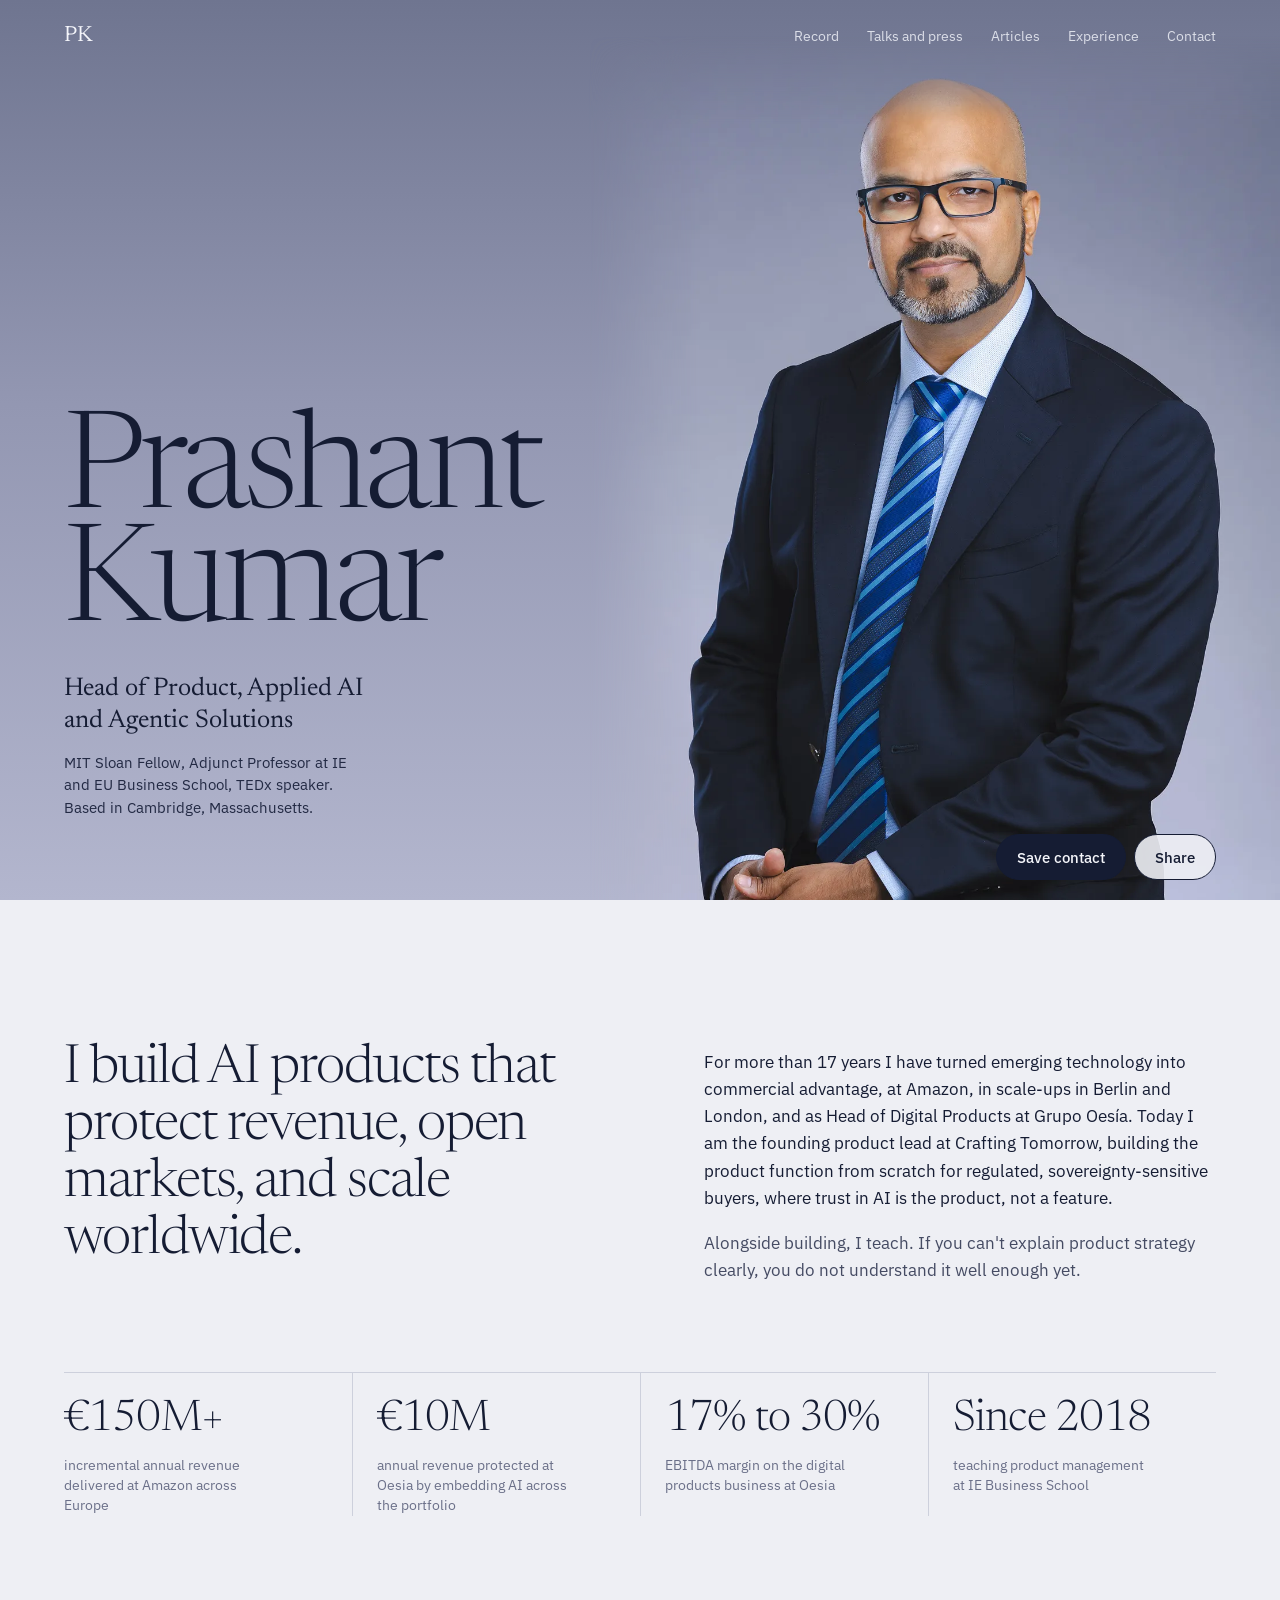
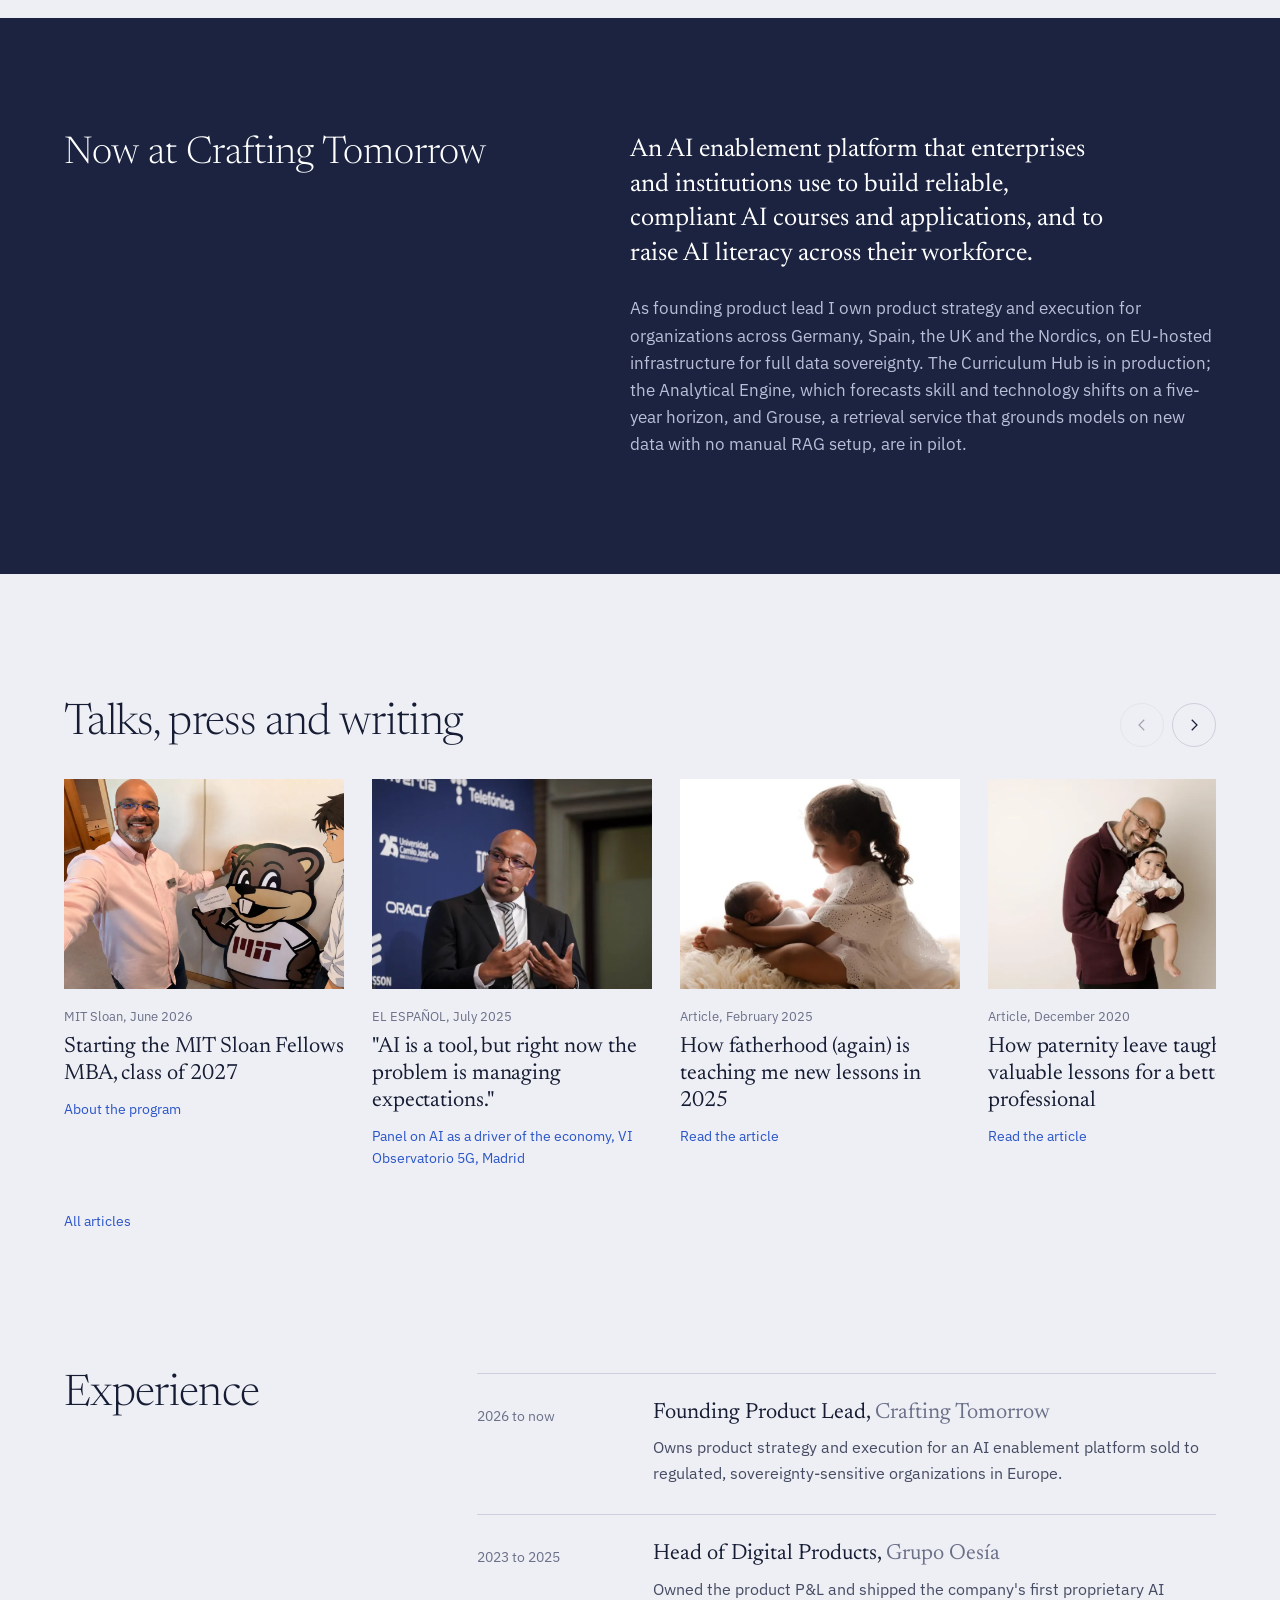
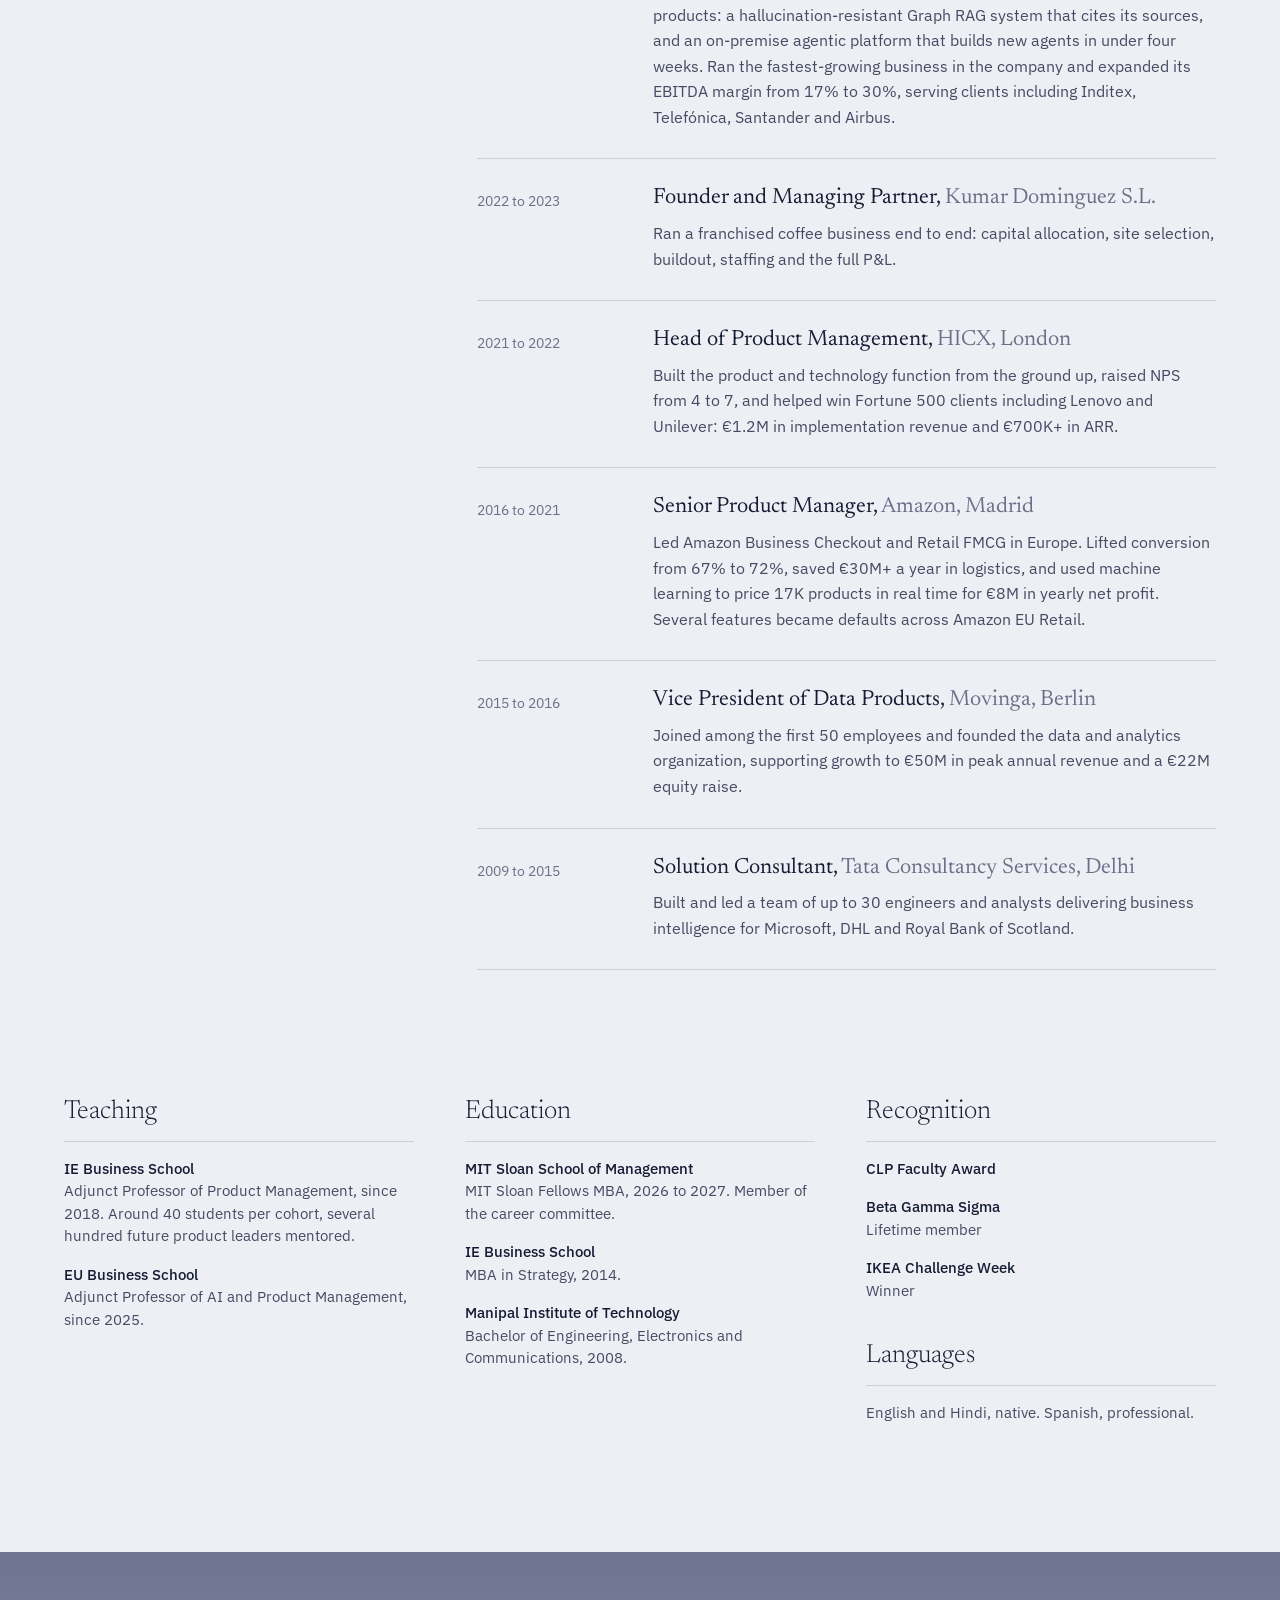
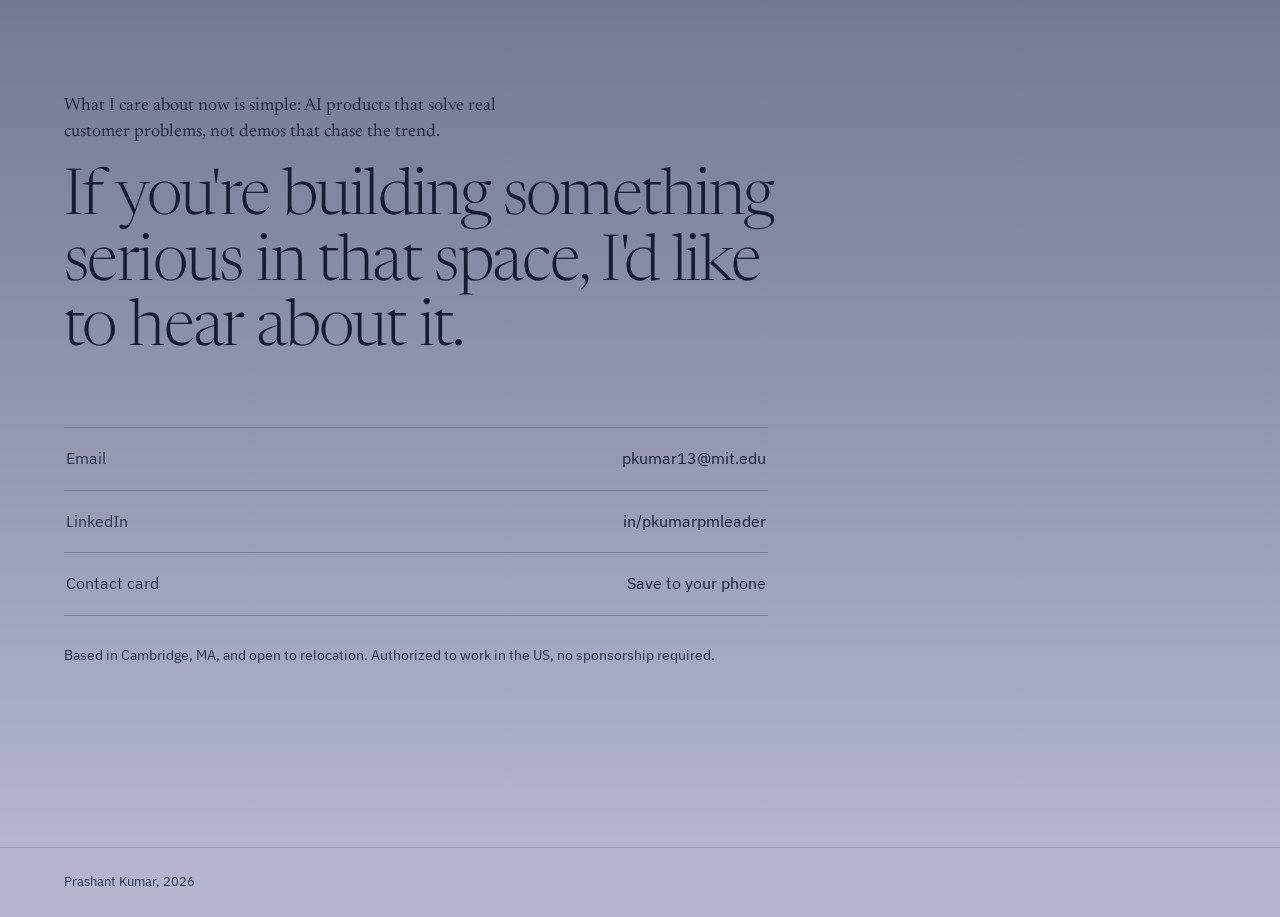
<file: index.html>
<!doctype html>
<html lang="en">
<head>
  <meta charset="utf-8">
  <meta name="viewport" content="width=device-width, initial-scale=1, viewport-fit=cover">
  <title>Prashant Kumar | Head of Product, Applied AI</title>
  <meta name="description" content="Prashant Kumar builds AI products that protect revenue, open markets and scale worldwide. Founding Product Lead at Crafting Tomorrow, MIT Sloan Fellow, Adjunct Professor at IE and EU Business School, TEDx speaker.">
  <link rel="canonical" href="https://www.pkumarpmleader.com/">
  <meta name="theme-color" content="#6f7590">

  <meta property="og:type" content="profile">
  <meta property="og:url" content="https://www.pkumarpmleader.com/">
  <meta property="og:title" content="Prashant Kumar | Head of Product, Applied AI">
  <meta property="og:description" content="AI products that solve real customer problems. €150M+ delivered at Amazon, €10M+ protected at Oesia, now building an AI-native platform. MIT Sloan Fellow and TEDx speaker.">
  <meta property="og:image" content="https://www.pkumarpmleader.com/assets/og-image.jpg">
  <meta property="og:image:width" content="1200">
  <meta property="og:image:height" content="630">
  <meta property="profile:first_name" content="Prashant">
  <meta property="profile:last_name" content="Kumar">
  <meta name="twitter:card" content="summary_large_image">

  <link rel="icon" href="/favicon.svg" type="image/svg+xml">
  <link rel="apple-touch-icon" href="/assets/apple-touch-icon.png">

  <link rel="preconnect" href="https://fonts.googleapis.com">
  <link rel="preconnect" href="https://fonts.gstatic.com" crossorigin>
  <link href="https://fonts.googleapis.com/css2?family=IBM+Plex+Sans:wght@400;500&family=Newsreader:ital,opsz,wght@0,6..72,300;0,6..72,400;1,6..72,300&display=swap" rel="stylesheet">
  <link rel="preload" as="image" href="/assets/prashant-kumar-portrait.webp" type="image/webp">
  <link rel="stylesheet" href="/styles.css">

  <script type="application/ld+json">
  {
    "@context": "https://schema.org",
    "@type": "Person",
    "name": "Prashant Kumar",
    "url": "https://www.pkumarpmleader.com/",
    "image": "https://www.pkumarpmleader.com/assets/prashant-kumar-portrait.jpg",
    "jobTitle": "Head of Product, Applied AI and Agentic Solutions",
    "worksFor": { "@type": "Organization", "name": "Crafting Tomorrow" },
    "alumniOf": [
      { "@type": "CollegeOrUniversity", "name": "MIT Sloan School of Management" },
      { "@type": "CollegeOrUniversity", "name": "IE Business School" },
      { "@type": "CollegeOrUniversity", "name": "Manipal Institute of Technology" }
    ],
    "address": { "@type": "PostalAddress", "addressLocality": "Cambridge", "addressRegion": "MA", "addressCountry": "US" },
    "email": "mailto:pkumar13@mit.edu",
    "knowsLanguage": ["English", "Hindi", "Spanish"],
    "sameAs": ["https://www.linkedin.com/in/pkumarpmleader/"]
  }
  </script>
</head>
<body>
  <a class="skip" href="#main">Skip to content</a>

  <header class="cover">
    <picture class="cover-photo">
      <source type="image/webp" srcset="/assets/prashant-kumar-portrait-720.webp 720w, /assets/prashant-kumar-portrait.webp 1200w" sizes="(max-width: 760px) 100vw, 60vw">
      <img src="/assets/prashant-kumar-portrait.jpg" alt="Portrait of Prashant Kumar" width="1200" height="1500" fetchpriority="high">
    </picture>

    <nav class="cover-nav" aria-label="Sections">
      <a class="cover-mark" href="/" aria-label="Prashant Kumar, home">PK</a>
      <ul>
        <li><a href="#record">Record</a></li>
        <li><a href="#appearances">Talks and press</a></li>
        <li><a href="/articles/">Articles</a></li>
        <li><a href="#experience">Experience</a></li>
        <li><a href="#contact">Contact</a></li>
      </ul>
    </nav>

    <div class="cover-text">
      <h1 class="cover-name"><span>Prashant</span> <span>Kumar</span></h1>
      <p class="cover-role">Head of Product, Applied AI and Agentic Solutions</p>
      <p class="cover-creds">MIT Sloan Fellow, Adjunct Professor at IE and EU Business School, TEDx speaker. Based in Cambridge, Massachusetts.</p>
    </div>
  </header>

  <main id="main">
    <section class="intro" id="record" aria-labelledby="intro-title">
      <h2 class="intro-title" id="intro-title">I build AI products that protect revenue, open markets, and scale worldwide.</h2>
      <div class="intro-body">
        <p>For more than 17 years I have turned emerging technology into commercial advantage, at Amazon, in scale-ups in Berlin and London, and as Head of Digital Products at Grupo Oesía. Today I am the founding product lead at Crafting Tomorrow, building the product function from scratch for regulated, sovereignty-sensitive buyers, where trust in AI is the product, not a feature.</p>
        <p>Alongside building, I teach. If you can't explain product strategy clearly, you do not understand it well enough yet.</p>
      </div>

      <dl class="figures">
        <div>
          <dt>€150M+</dt>
          <dd>incremental annual revenue delivered at Amazon across Europe</dd>
        </div>
        <div>
          <dt>€10M</dt>
          <dd>annual revenue protected at Oesia by embedding AI across the portfolio</dd>
        </div>
        <div>
          <dt>17% to 30%</dt>
          <dd>EBITDA margin on the digital products business at Oesia</dd>
        </div>
        <div>
          <dt>Since 2018</dt>
          <dd>teaching product management at IE Business School</dd>
        </div>
      </dl>
    </section>

    <section class="now" aria-labelledby="now-title">
      <div class="now-inner">
        <h2 id="now-title">Now at Crafting Tomorrow</h2>
        <p class="now-lede">An AI enablement platform that enterprises and institutions use to build reliable, compliant AI courses and applications, and to raise AI literacy across their workforce.</p>
        <p>As founding product lead I own product strategy and execution for organizations across Germany, Spain, the UK and the Nordics, on EU-hosted infrastructure for full data sovereignty. The Curriculum Hub is in production; the Analytical Engine, which forecasts skill and technology shifts on a five-year horizon, and Grouse, a retrieval service that grounds models on new data with no manual RAG setup, are in pilot.</p>
      </div>
    </section>

    <section class="appearances" id="appearances" aria-labelledby="appearances-title">
      <div class="appearances-head">
        <h2 id="appearances-title">Talks, press and writing</h2>
        <div class="rail-controls">
          <button type="button" class="rail-btn" data-dir="-1" aria-label="Previous">
            <svg viewBox="0 0 24 24" aria-hidden="true"><path d="M15 5l-7 7 7 7"/></svg>
          </button>
          <button type="button" class="rail-btn" data-dir="1" aria-label="Next">
            <svg viewBox="0 0 24 24" aria-hidden="true"><path d="M9 5l7 7-7 7"/></svg>
          </button>
        </div>
      </div>

      <ul class="rail" tabindex="0" aria-label="Talks, press and writing, newest first">
        <li class="item">
          <a class="item-link" href="https://mitsloan.mit.edu/mit-sloan-fellows-mba-program/explore-program" target="_blank" rel="noopener">
            <img src="/assets/mit-sloan-fellows-orientation-2026.webp" alt="Prashant at MIT Sloan orientation, next to a sign welcoming the Sloan Fellows MBA class of 2027" width="960" height="720" loading="lazy">
            <span class="item-meta">MIT Sloan, June 2026</span>
            <span class="item-title">Starting the MIT Sloan Fellows MBA, class of 2027</span>
            <span class="item-source">About the program</span>
          </a>
        </li>
        <li class="item">
          <a class="item-link" href="https://www.elespanol.com/eventos/2025/vi-observatorio-5g/20250702/espana-enfrenta-gran-reto-pequenas-medianas-empresas-incorporen-ia/1003743830696_0.html" target="_blank" rel="noopener" hreflang="es">
            <img src="/assets/press-elespanol-panel.webp" alt="Prashant speaking on stage at the VI Observatorio 5G" width="960" height="540" loading="lazy">
            <span class="item-meta">EL ESPAÑOL, July 2025</span>
            <span class="item-title">"AI is a tool, but right now the problem is managing expectations."</span>
            <span class="item-source">Panel on AI as a driver of the economy, VI Observatorio 5G, Madrid</span>
          </a>
        </li>
        <li class="item">
          <a class="item-link" href="/articles/fatherhood-again-new-lessons-in-2025.html">
            <img src="/assets/article-fatherhood-again-2025.webp" alt="" width="960" height="540" loading="lazy">
            <span class="item-meta">Article, February 2025</span>
            <span class="item-title">How fatherhood (again) is teaching me new lessons in 2025</span>
            <span class="item-source">Read the article</span>
          </a>
        </li>
        <li class="item">
          <a class="item-link" href="/articles/paternity-leave-and-professional-growth.html">
            <img src="/assets/article-paternity-leave-2020.webp" alt="" width="960" height="540" loading="lazy">
            <span class="item-meta">Article, December 2020</span>
            <span class="item-title">How paternity leave taught me valuable lessons for a better professional</span>
            <span class="item-source">Read the article</span>
          </a>
        </li>
        <li class="item item--video">
          <div class="video" data-video="pJxZUqJqn6c" data-title="Full Immersion Virtual Reality, Prashant Kumar at TEDxIEMadrid">
            <img src="/assets/tedx-iemadrid-2019.webp" alt="" width="960" height="540" loading="lazy">
            <button type="button" class="video-play" aria-label="Play the TEDx talk, 14 minutes">
              <svg viewBox="0 0 24 24" aria-hidden="true"><path d="M8 5.5v13l11-6.5z"/></svg>
            </button>
          </div>
          <span class="item-meta">TEDxIEMadrid, June 2019</span>
          <span class="item-title">Full immersion virtual reality: at the edge of reality and fantasy</span>
          <a class="item-source" href="https://www.youtube.com/watch?v=pJxZUqJqn6c" target="_blank" rel="noopener">Watch on YouTube, 14 min</a>
        </li>
      </ul>

      <p class="appearances-more"><a href="/articles/">All articles</a></p>
    </section>

    <section class="experience" id="experience" aria-labelledby="experience-title">
      <h2 id="experience-title">Experience</h2>
      <ol class="roles">
        <li>
          <p class="role-when">2026 to now</p>
          <div>
            <h3>Founding Product Lead, <span>Crafting Tomorrow</span></h3>
            <p>Owns product strategy and execution for an AI enablement platform sold to regulated, sovereignty-sensitive organizations in Europe.</p>
          </div>
        </li>
        <li>
          <p class="role-when">2023 to 2025</p>
          <div>
            <h3>Head of Digital Products, <span>Grupo Oesía</span></h3>
            <p>Owned the product P&amp;L and shipped the company's first proprietary AI products: a hallucination-resistant Graph RAG system that cites its sources, and an on-premise agentic platform that builds new agents in under four weeks. Ran the fastest-growing business in the company and expanded its EBITDA margin from 17% to 30%, serving clients including Inditex, Telefónica, Santander and Airbus.</p>
          </div>
        </li>
        <li>
          <p class="role-when">2022 to 2023</p>
          <div>
            <h3>Founder and Managing Partner, <span>Kumar Dominguez S.L.</span></h3>
            <p>Ran a franchised coffee business end to end: capital allocation, site selection, buildout, staffing and the full P&amp;L.</p>
          </div>
        </li>
        <li>
          <p class="role-when">2021 to 2022</p>
          <div>
            <h3>Head of Product Management, <span>HICX, London</span></h3>
            <p>Built the product and technology function from the ground up, raised NPS from 4 to 7, and helped win Fortune 500 clients including Lenovo and Unilever: €1.2M in implementation revenue and €700K+ in ARR.</p>
          </div>
        </li>
        <li>
          <p class="role-when">2016 to 2021</p>
          <div>
            <h3>Senior Product Manager, <span>Amazon, Madrid</span></h3>
            <p>Led Amazon Business Checkout and Retail FMCG in Europe. Lifted conversion from 67% to 72%, saved €30M+ a year in logistics, and used machine learning to price 17K products in real time for €8M in yearly net profit. Several features became defaults across Amazon EU Retail.</p>
          </div>
        </li>
        <li>
          <p class="role-when">2015 to 2016</p>
          <div>
            <h3>Vice President of Data Products, <span>Movinga, Berlin</span></h3>
            <p>Joined among the first 50 employees and founded the data and analytics organization, supporting growth to €50M in peak annual revenue and a €22M equity raise.</p>
          </div>
        </li>
        <li>
          <p class="role-when">2009 to 2015</p>
          <div>
            <h3>Solution Consultant, <span>Tata Consultancy Services, Delhi</span></h3>
            <p>Built and led a team of up to 30 engineers and analysts delivering business intelligence for Microsoft, DHL and Royal Bank of Scotland.</p>
          </div>
        </li>
      </ol>
    </section>

    <section class="learning" aria-labelledby="learning-title">
      <h2 class="visually-hidden" id="learning-title">Teaching and education</h2>
      <div class="learning-col">
        <h3>Teaching</h3>
        <ul>
          <li><strong>IE Business School</strong>Adjunct Professor of Product Management, since 2018. Around 40 students per cohort, several hundred future product leaders mentored.</li>
          <li><strong>EU Business School</strong>Adjunct Professor of AI and Product Management, since 2025.</li>
        </ul>
      </div>
      <div class="learning-col">
        <h3>Education</h3>
        <ul>
          <li><strong>MIT Sloan School of Management</strong>MIT Sloan Fellows MBA, 2026 to 2027. Member of the career committee.</li>
          <li><strong>IE Business School</strong>MBA in Strategy, 2014.</li>
          <li><strong>Manipal Institute of Technology</strong>Bachelor of Engineering, Electronics and Communications, 2008.</li>
        </ul>
      </div>
      <div class="learning-col">
        <h3>Recognition</h3>
        <ul>
          <li><strong>CLP Faculty Award</strong></li>
          <li><strong>Beta Gamma Sigma</strong>Lifetime member</li>
          <li><strong>IKEA Challenge Week</strong>Winner</li>
        </ul>
        <h3>Languages</h3>
        <p>English and Hindi, native. Spanish, professional.</p>
      </div>
    </section>

    <section class="contact" id="contact" aria-labelledby="contact-title">
      <p class="contact-kicker">What I care about now is simple: AI products that solve real customer problems, not demos that chase the trend.</p>
      <h2 id="contact-title">If you're building something serious in that space, I'd like to hear about it.</h2>
      <ul class="contact-links">
        <li><a href="mailto:pkumar13@mit.edu"><span>Email</span><span>pkumar13@mit.edu</span></a></li>
        <li><a href="https://www.linkedin.com/in/pkumarpmleader/" target="_blank" rel="noopener"><span>LinkedIn</span><span>in/pkumarpmleader</span></a></li>
        <li><a href="/prashant-kumar.vcf" download><span>Contact card</span><span>Save to your phone</span></a></li>
      </ul>
      <p class="contact-note">Based in Cambridge, MA, and open to relocation. Authorized to work in the US, no sponsorship required.</p>
    </section>
  </main>

  <footer class="footer">
    <p>Prashant Kumar, 2026</p>
  </footer>

  <div class="dock" aria-label="Quick actions">
    <a class="dock-btn dock-btn--solid" href="/prashant-kumar.vcf" download>Save contact</a>
    <button type="button" class="dock-btn" data-share><span aria-live="polite">Share</span></button>
  </div>

  <script src="/main.js" defer></script>
</body>
</html>
</file>
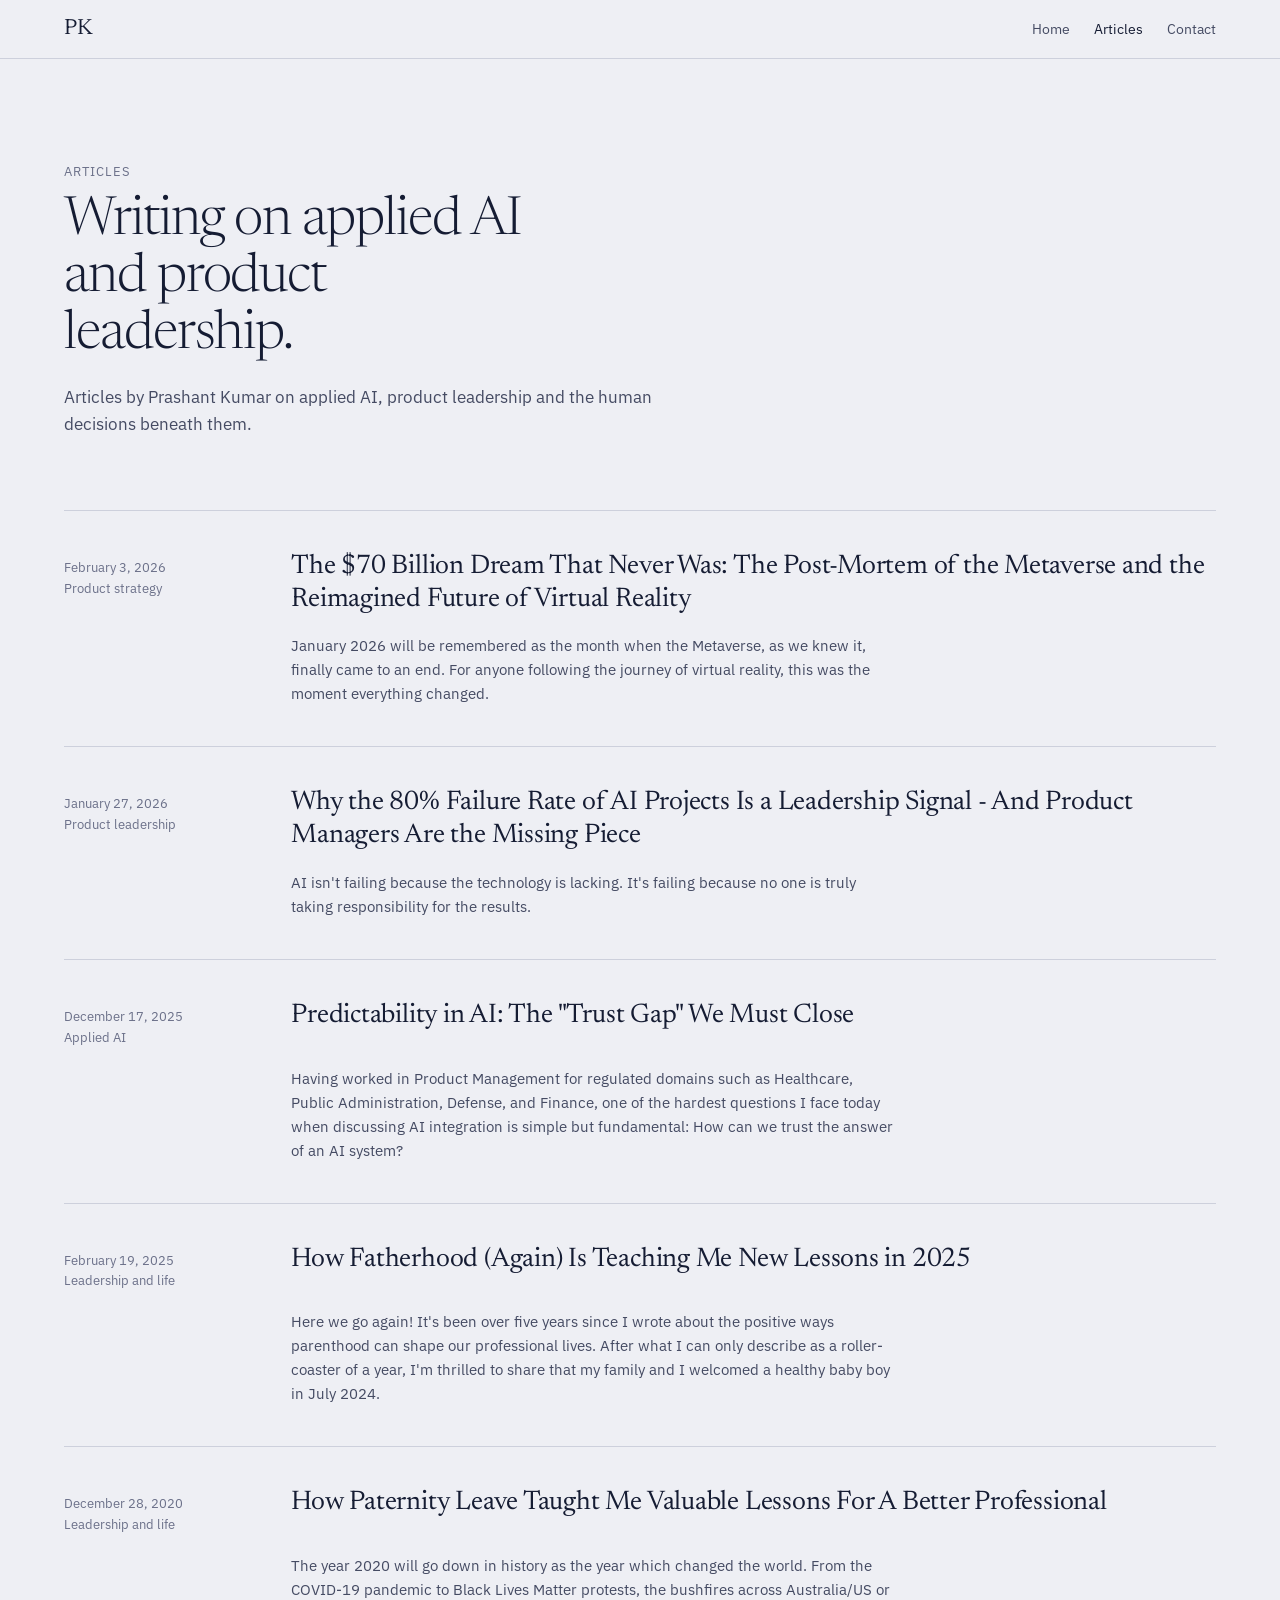
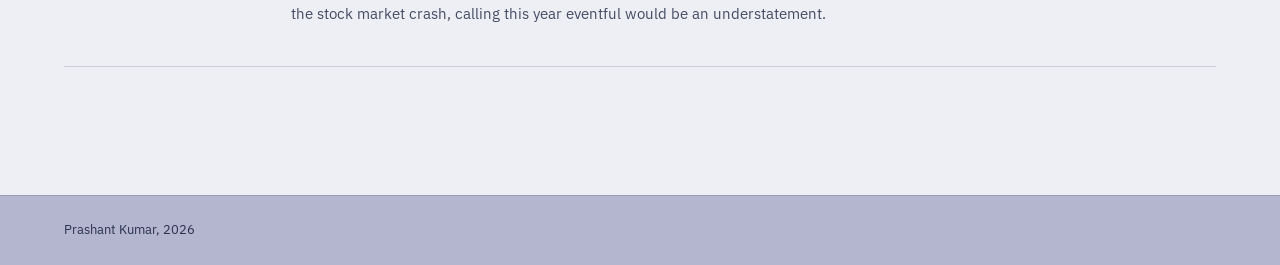
<file: articles/index.html>
<!doctype html>
<html lang="en">
<head>
  <meta charset="utf-8">
  <meta name="viewport" content="width=device-width, initial-scale=1, viewport-fit=cover">
  <title>Articles | Prashant Kumar</title>
  <meta name="description" content="Articles by Prashant Kumar on applied AI, product leadership and the human decisions beneath them.">
  <link rel="canonical" href="https://www.pkumarpmleader.com/articles/">
  <meta name="theme-color" content="#eeeff4">

  <meta property="og:type" content="website">
  <meta property="og:url" content="https://www.pkumarpmleader.com/articles/">
  <meta property="og:title" content="Articles by Prashant Kumar">
  <meta property="og:description" content="Articles by Prashant Kumar on applied AI, product leadership and the human decisions beneath them.">
  <meta property="og:image" content="https://www.pkumarpmleader.com/assets/og-image.jpg">
  <meta property="og:image:width" content="1200">
  <meta property="og:image:height" content="630">
  <meta name="twitter:card" content="summary_large_image">

  <link rel="icon" href="/favicon.svg" type="image/svg+xml">
  <link rel="apple-touch-icon" href="/assets/apple-touch-icon.png">

  <link rel="preconnect" href="https://fonts.googleapis.com">
  <link rel="preconnect" href="https://fonts.gstatic.com" crossorigin>
  <link href="https://fonts.googleapis.com/css2?family=IBM+Plex+Sans:wght@400;500&family=Newsreader:ital,opsz,wght@0,6..72,300;0,6..72,400;1,6..72,300&display=swap" rel="stylesheet">
  <link rel="stylesheet" href="/styles.css">
  <link rel="stylesheet" href="/articles/articles.css">
</head>
<body>
  <a class="skip" href="#main">Skip to content</a>

  <header class="page-head">
    <div class="page-head-inner">
      <a class="page-mark" href="/" aria-label="Prashant Kumar, home">PK</a>
      <nav aria-label="Sections">
        <a href="/">Home</a>
        <a href="/articles/" aria-current="page">Articles</a>
        <a href="/#contact">Contact</a>
      </nav>
    </div>
  </header>

  <main id="main" class="page">
    <p class="kicker">Articles</p>
    <h1 class="section-title">Writing on applied AI and product leadership.</h1>
    <p class="section-lede">Articles by Prashant Kumar on applied AI, product leadership and the human decisions beneath them.</p>

    <div class="listing">
        <a class="entry" href="/articles/the-70-billion-metaverse-post-mortem.html">
          <p class="entry-meta">February 3, 2026<br>Product strategy</p>
          <h2 class="entry-title">The $70 Billion Dream That Never Was: The Post-Mortem of the Metaverse and the Reimagined Future of Virtual Reality</h2>
          <p class="entry-summary">January 2026 will be remembered as the month when the Metaverse, as we knew it, finally came to an end. For anyone following the journey of virtual reality, this was the moment everything changed.</p>
        </a>
        <a class="entry" href="/articles/ai-project-failure-is-a-leadership-signal.html">
          <p class="entry-meta">January 27, 2026<br>Product leadership</p>
          <h2 class="entry-title">Why the 80% Failure Rate of AI Projects Is a Leadership Signal - And Product Managers Are the Missing Piece</h2>
          <p class="entry-summary">AI isn't failing because the technology is lacking. It's failing because no one is truly taking responsibility for the results.</p>
        </a>
        <a class="entry" href="/articles/predictability-in-ai-the-trust-gap.html">
          <p class="entry-meta">December 17, 2025<br>Applied AI</p>
          <h2 class="entry-title">Predictability in AI: The &quot;Trust Gap&quot; We Must Close</h2>
          <p class="entry-summary">Having worked in Product Management for regulated domains such as Healthcare, Public Administration, Defense, and Finance, one of the hardest questions I face today when discussing AI integration is simple but fundamental: How can we trust the answer of an AI system?</p>
        </a>
        <a class="entry" href="/articles/fatherhood-again-new-lessons-in-2025.html">
          <p class="entry-meta">February 19, 2025<br>Leadership and life</p>
          <h2 class="entry-title">How Fatherhood (Again) Is Teaching Me New Lessons in 2025</h2>
          <p class="entry-summary">Here we go again! It's been over five years since I wrote about the positive ways parenthood can shape our professional lives. After what I can only describe as a roller-coaster of a year, I'm thrilled to share that my family and I welcomed a healthy baby boy in July 2024.</p>
        </a>
        <a class="entry" href="/articles/paternity-leave-and-professional-growth.html">
          <p class="entry-meta">December 28, 2020<br>Leadership and life</p>
          <h2 class="entry-title">How Paternity Leave Taught Me Valuable Lessons For A Better Professional</h2>
          <p class="entry-summary">The year 2020 will go down in history as the year which changed the world. From the COVID-19 pandemic to Black Lives Matter protests, the bushfires across Australia/US or the stock market crash, calling this year eventful would be an understatement.</p>
        </a>
    </div>
  </main>

  <footer class="footer">
    <p>Prashant Kumar, 2026</p>
  </footer>
</body>
</html>
</file>
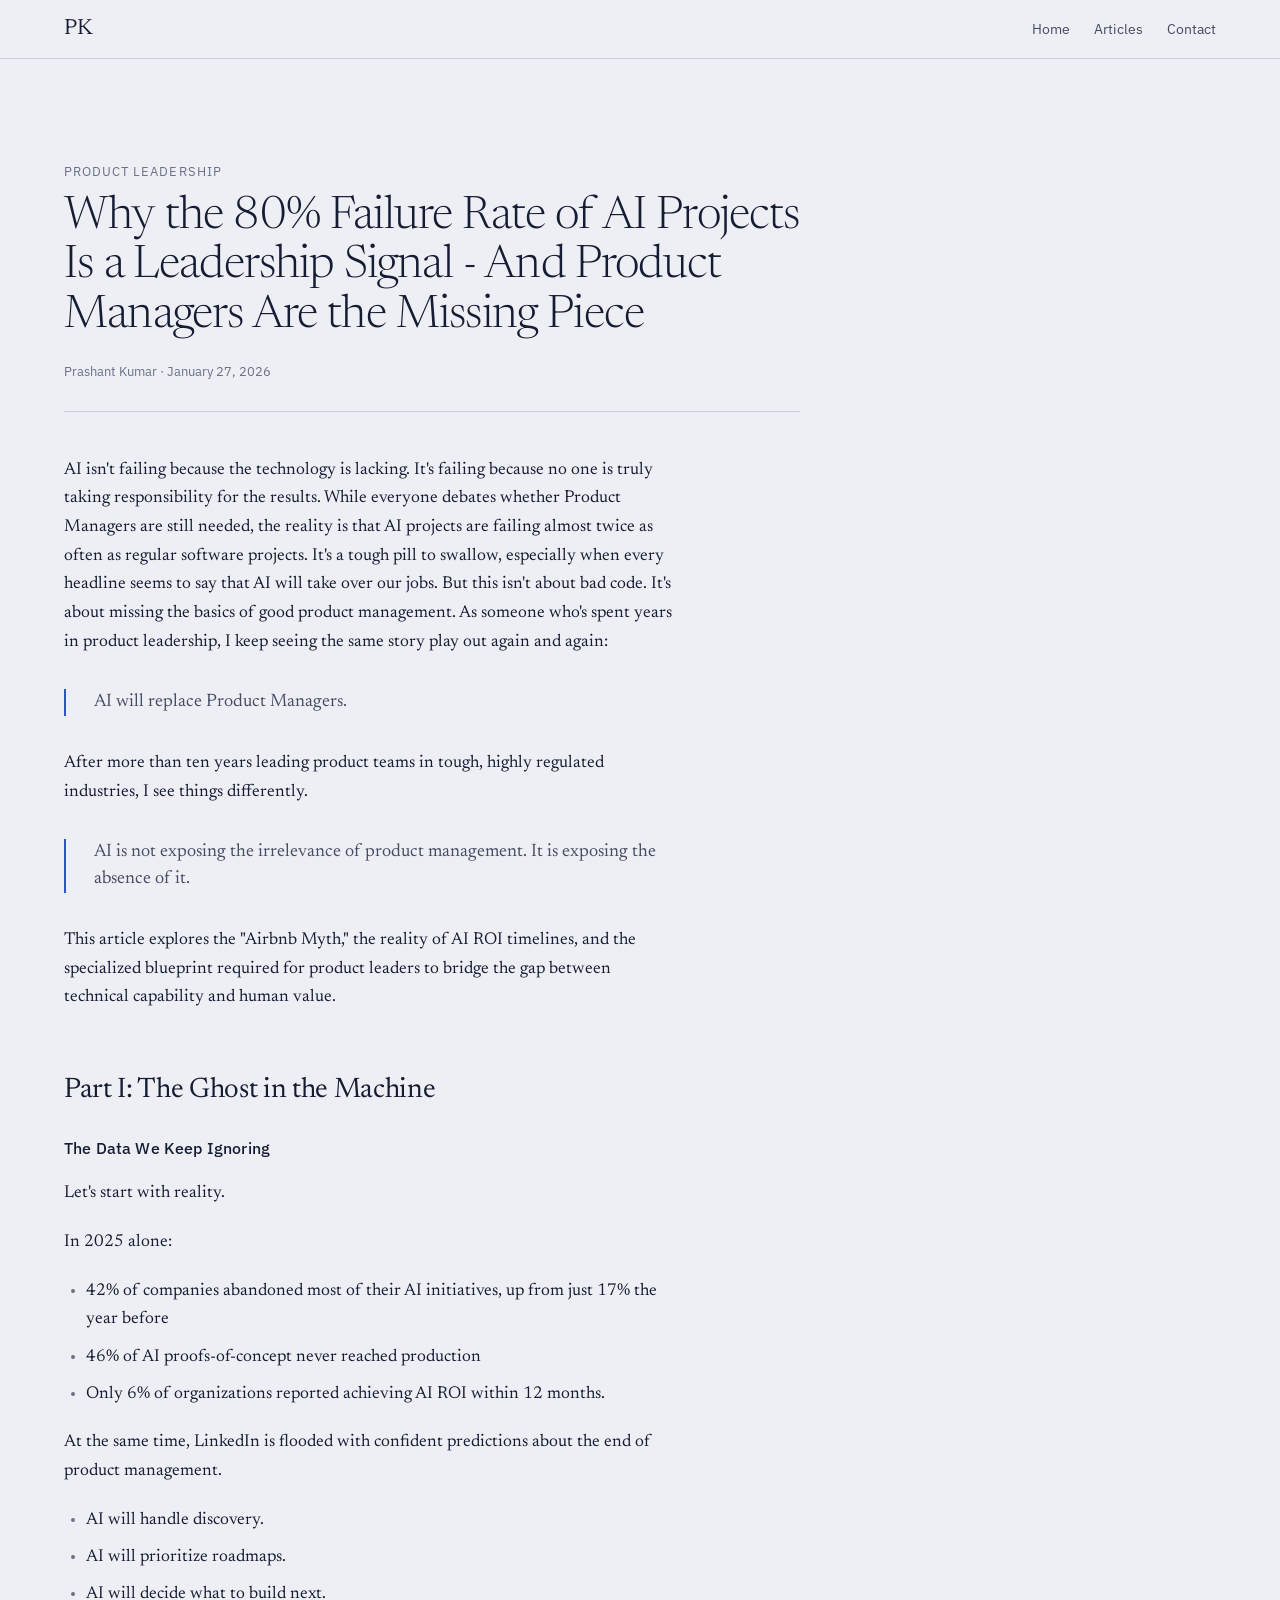
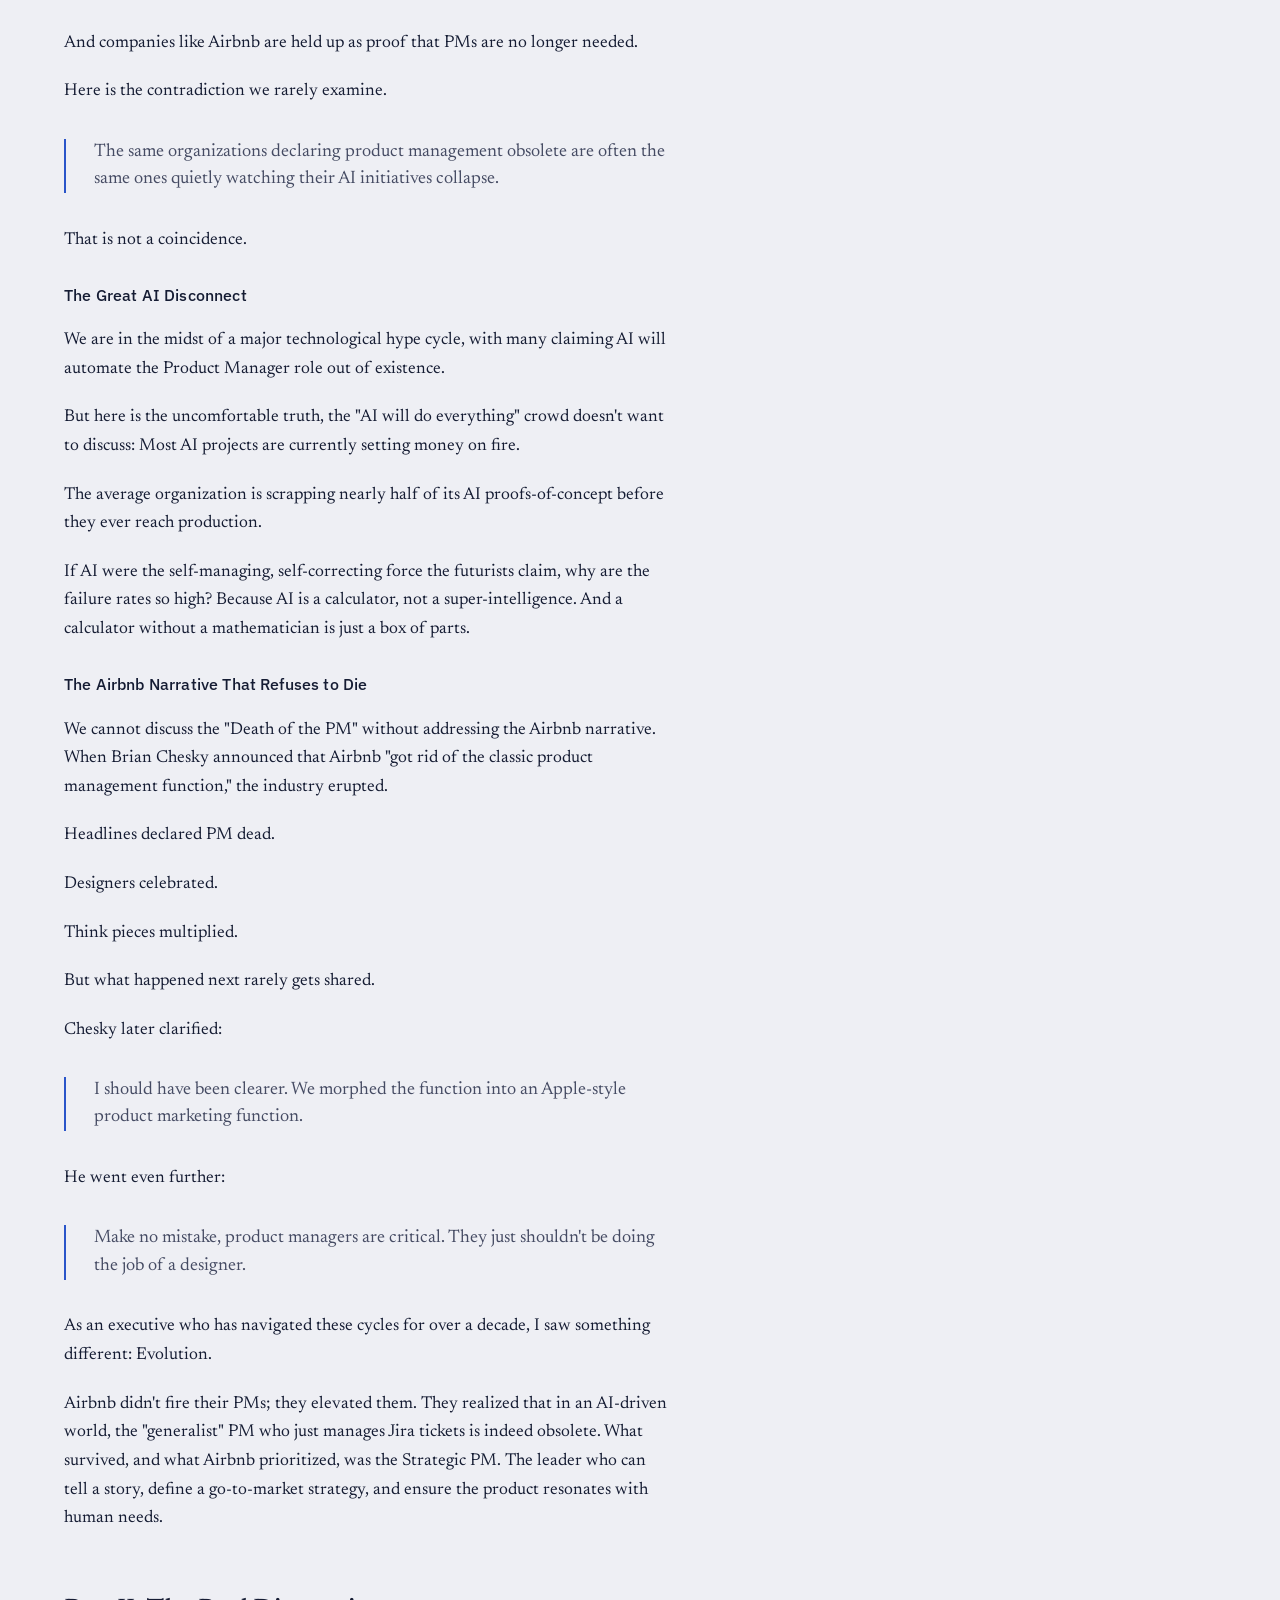
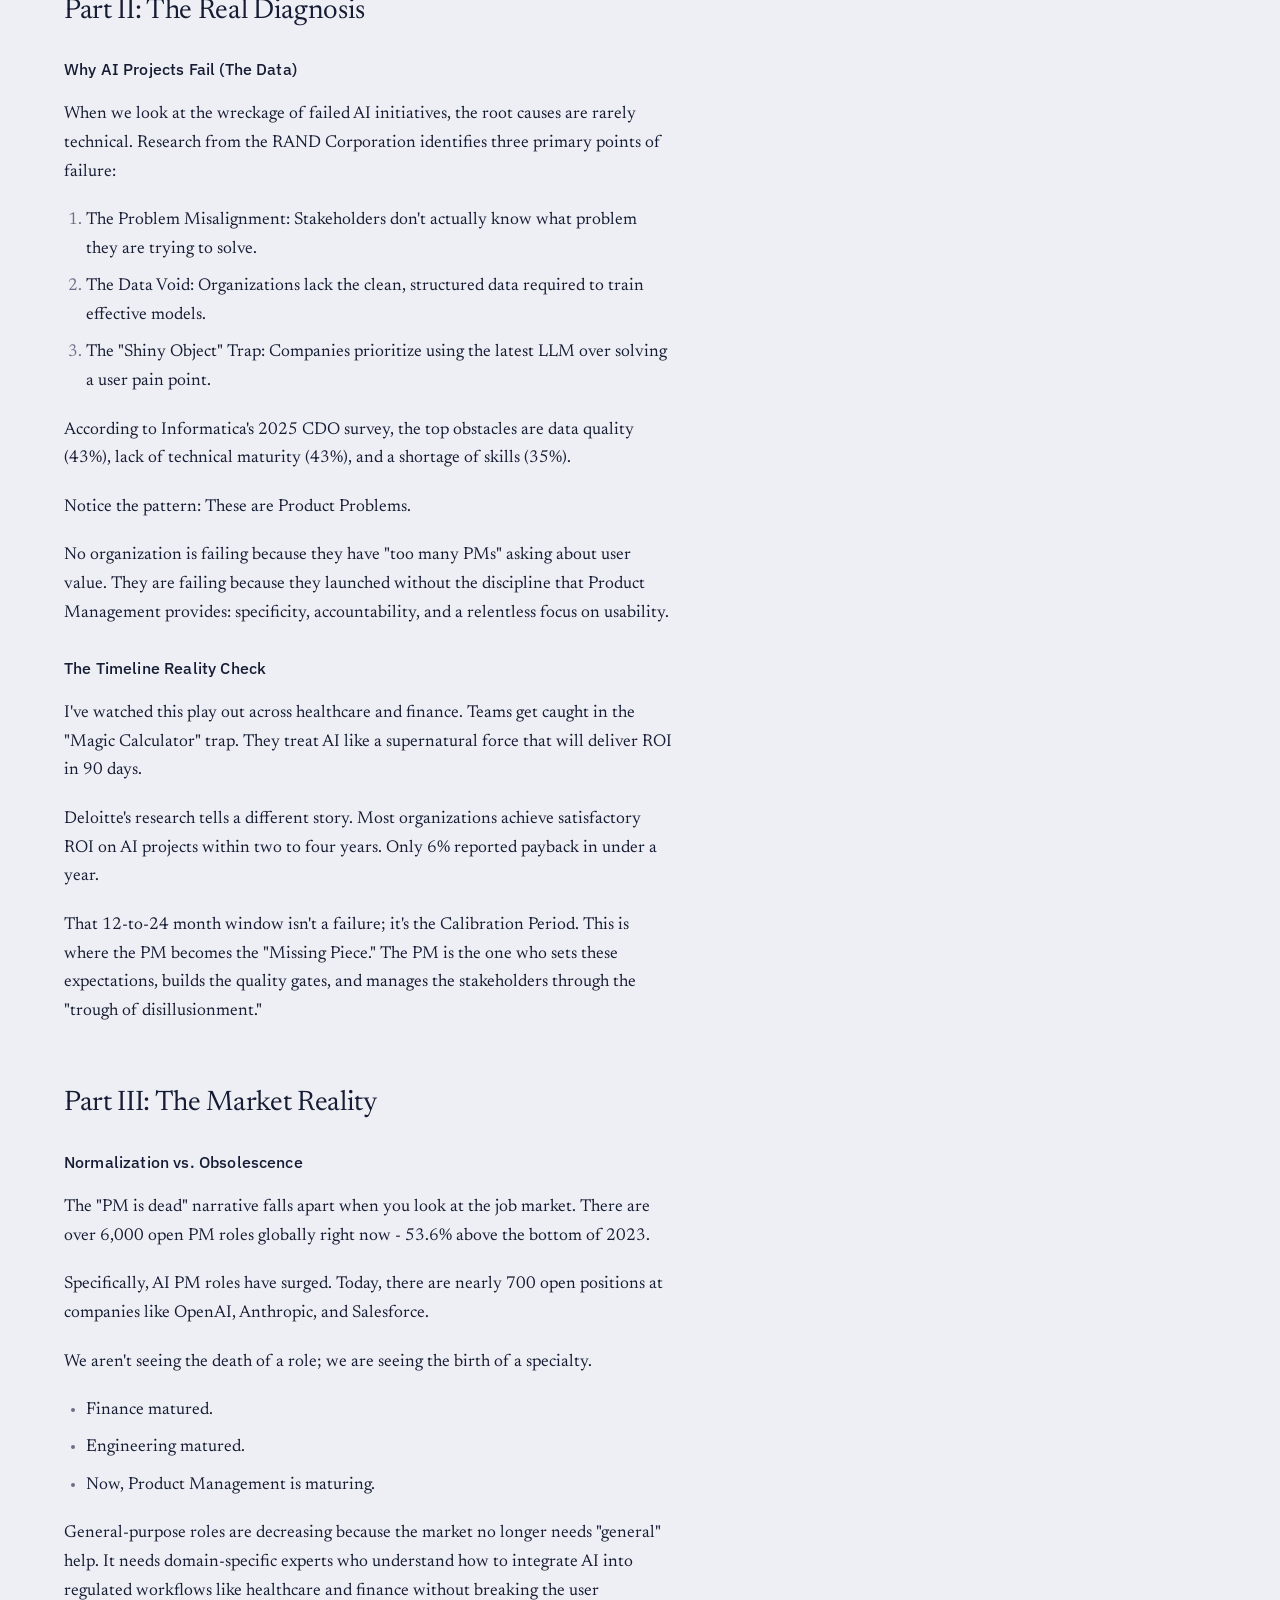
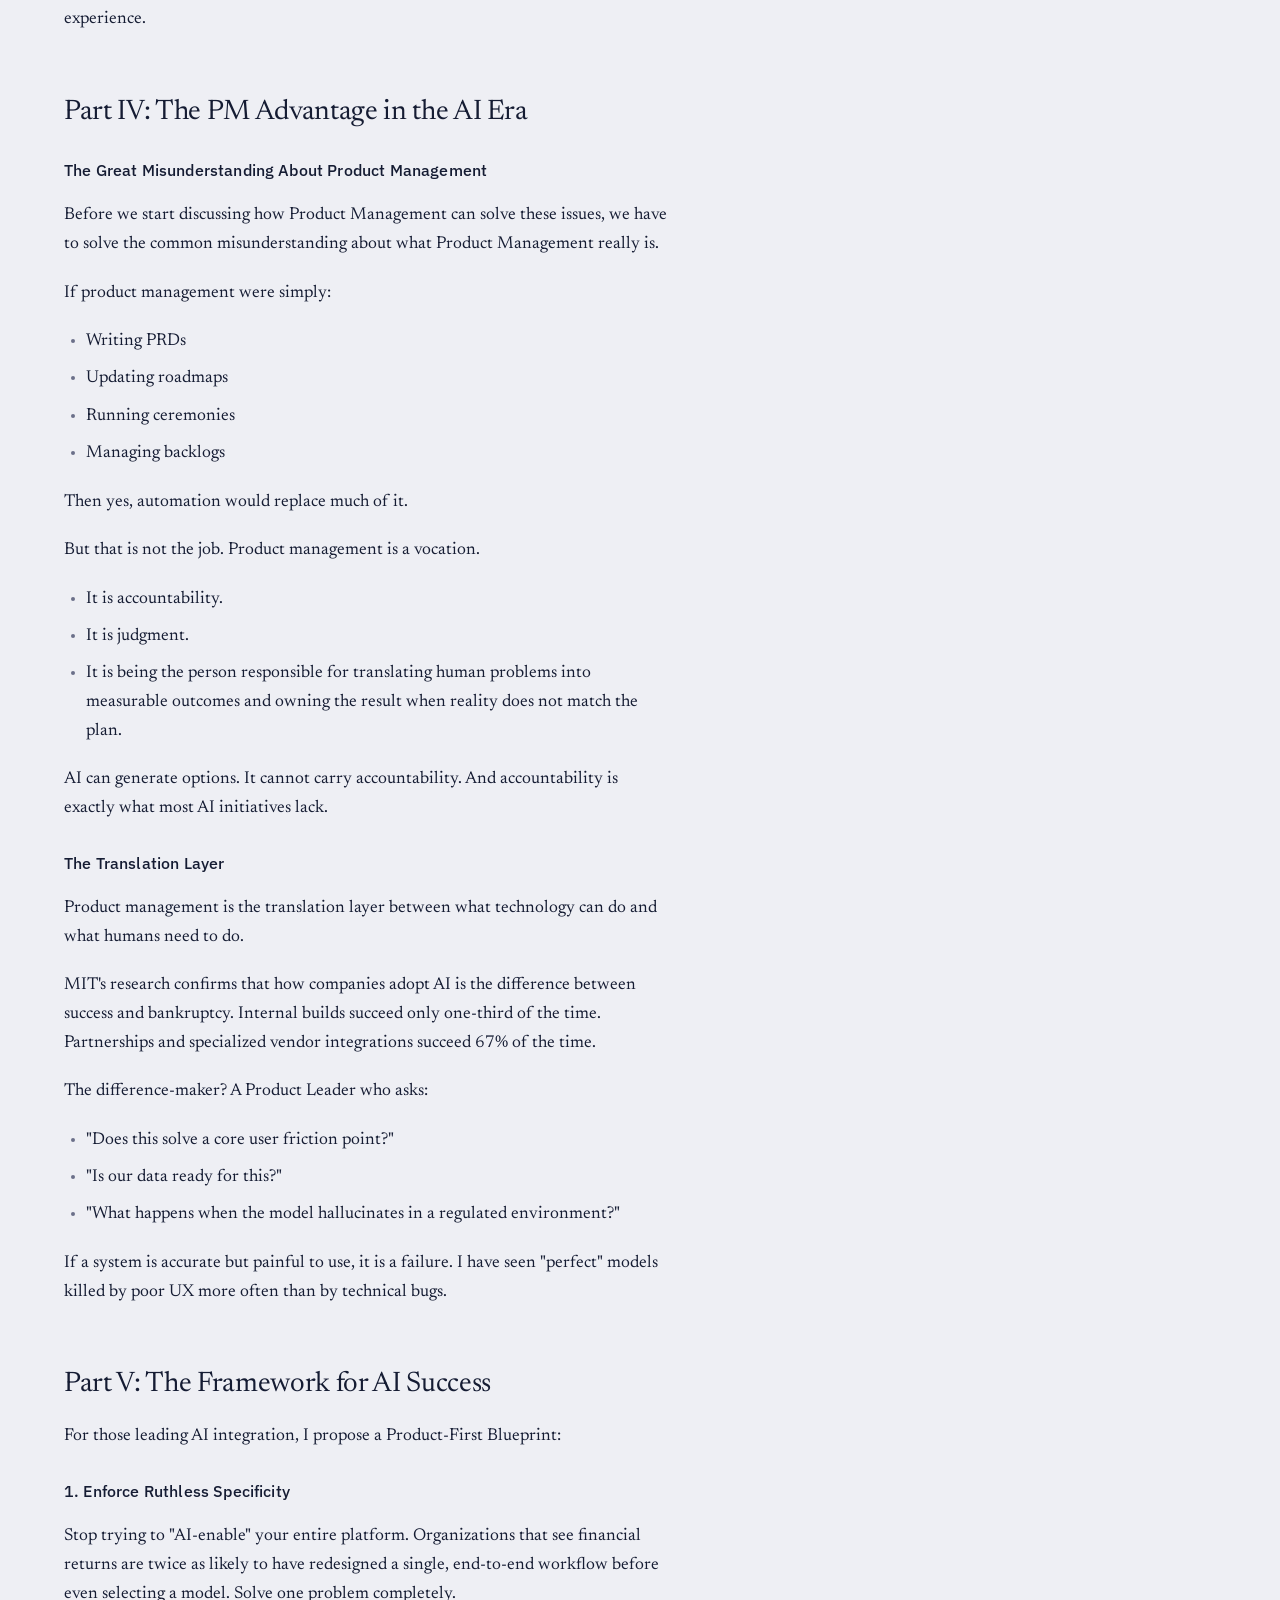
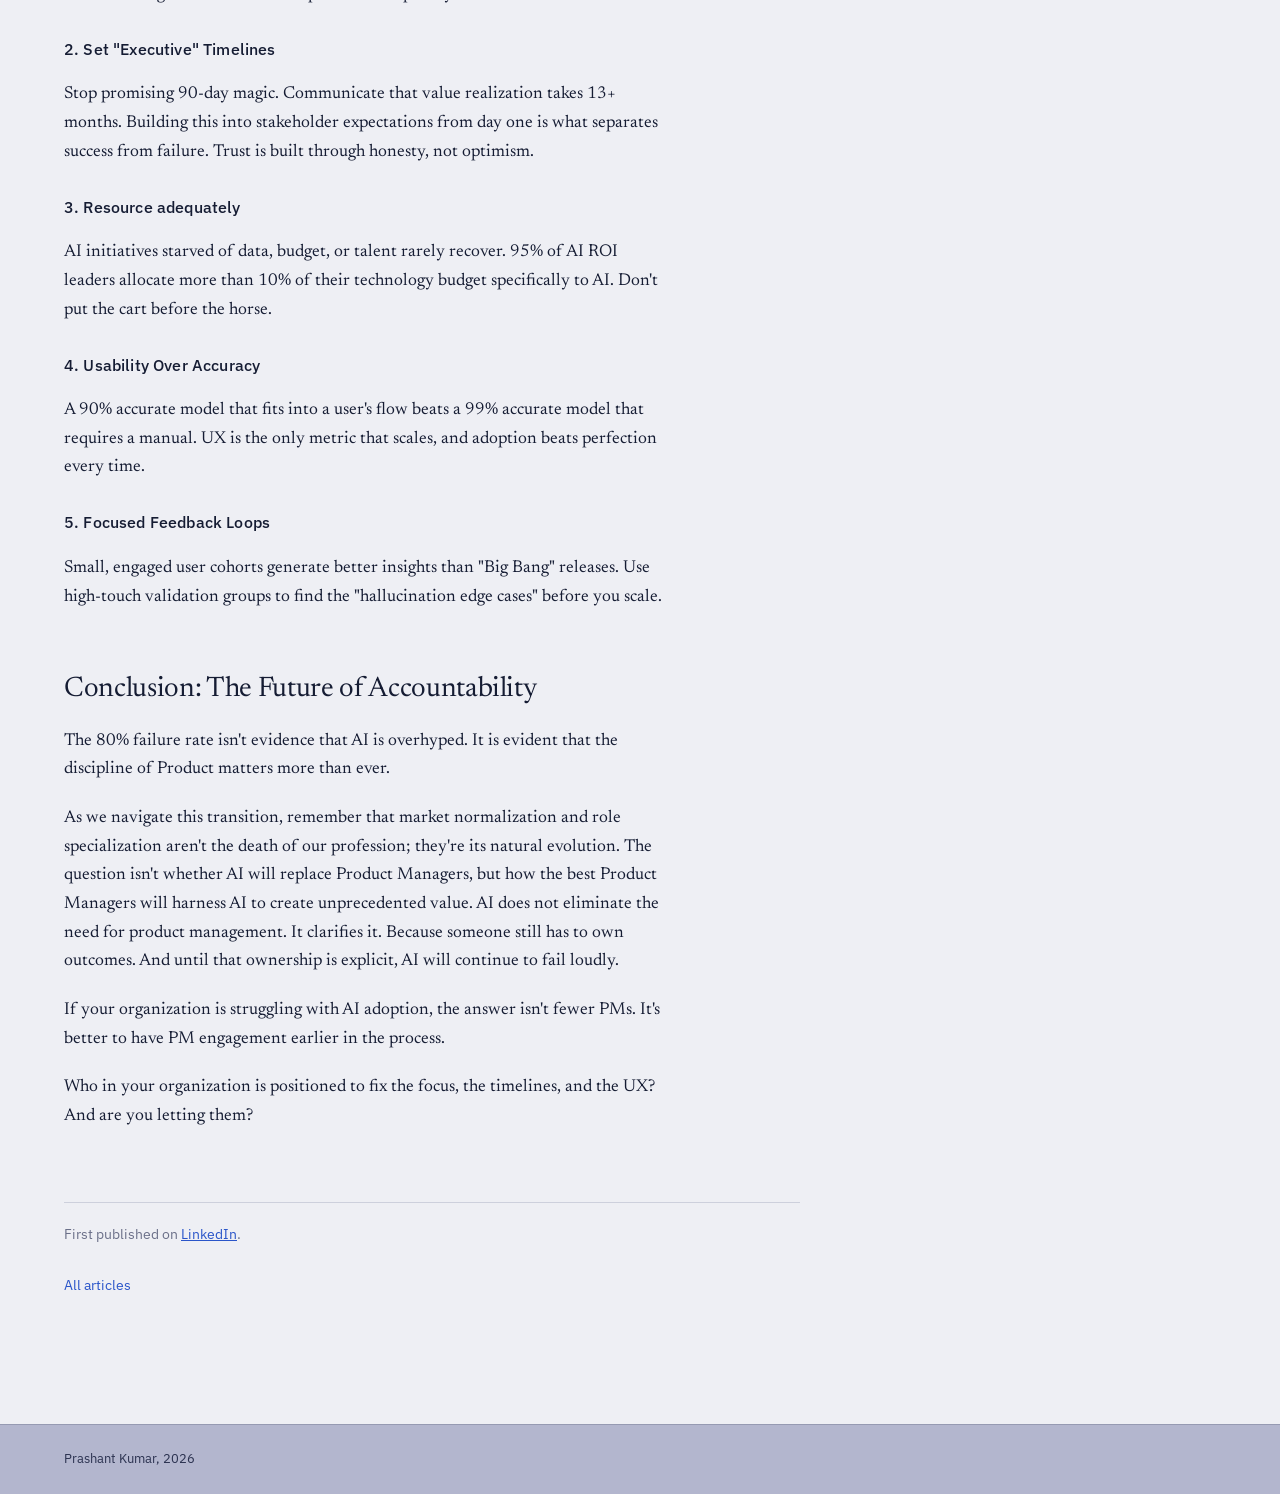
<file: articles/ai-project-failure-is-a-leadership-signal.html>
<!doctype html>
<html lang="en">
<head>
  <meta charset="utf-8">
  <meta name="viewport" content="width=device-width, initial-scale=1, viewport-fit=cover">
  <title>Why the 80% Failure Rate of AI Projects Is a Leadership Signal - And Product Managers Are the Missing Piece | Prashant Kumar</title>
  <meta name="description" content="AI isn't failing because the technology is lacking. It's failing because no one is truly taking responsibility for the results.">
  <link rel="canonical" href="https://www.pkumarpmleader.com/articles/ai-project-failure-is-a-leadership-signal.html">
  <meta name="theme-color" content="#eeeff4">

  <meta property="og:type" content="article">
  <meta property="og:url" content="https://www.pkumarpmleader.com/articles/ai-project-failure-is-a-leadership-signal.html">
  <meta property="og:title" content="Why the 80% Failure Rate of AI Projects Is a Leadership Signal - And Product Managers Are the Missing Piece">
  <meta property="og:description" content="AI isn't failing because the technology is lacking. It's failing because no one is truly taking responsibility for the results.">
  <meta property="og:image" content="https://www.pkumarpmleader.com/assets/og-image.jpg">
  <meta property="og:image:width" content="1200">
  <meta property="og:image:height" content="630">
  <meta name="twitter:card" content="summary_large_image">

  <link rel="icon" href="/favicon.svg" type="image/svg+xml">
  <link rel="apple-touch-icon" href="/assets/apple-touch-icon.png">

  <link rel="preconnect" href="https://fonts.googleapis.com">
  <link rel="preconnect" href="https://fonts.gstatic.com" crossorigin>
  <link href="https://fonts.googleapis.com/css2?family=IBM+Plex+Sans:wght@400;500&family=Newsreader:ital,opsz,wght@0,6..72,300;0,6..72,400;1,6..72,300&display=swap" rel="stylesheet">
  <link rel="stylesheet" href="/styles.css">
  <link rel="stylesheet" href="/articles/articles.css">

  <script type="application/ld+json">
  {
    "@context": "https://schema.org",
    "@type": "BlogPosting",
    "headline": "Why the 80% Failure Rate of AI Projects Is a Leadership Signal - And Product Managers Are the Missing Piece",
    "datePublished": "2026-01-27",
    "description": "AI isn't failing because the technology is lacking. It's failing because no one is truly taking responsibility for the results.",
    "url": "https://www.pkumarpmleader.com/articles/ai-project-failure-is-a-leadership-signal.html",
    "mainEntityOfPage": "https://www.pkumarpmleader.com/articles/ai-project-failure-is-a-leadership-signal.html",
    "author": {
      "@type": "Person",
      "name": "Prashant Kumar",
      "url": "https://www.pkumarpmleader.com/"
    },
    "publisher": {
      "@type": "Person",
      "name": "Prashant Kumar"
    },
    "image": "https://www.pkumarpmleader.com/assets/og-image.jpg"
  }
  </script>
</head>
<body>
  <a class="skip" href="#main">Skip to content</a>

  <header class="page-head">
    <div class="page-head-inner">
      <a class="page-mark" href="/" aria-label="Prashant Kumar, home">PK</a>
      <nav aria-label="Sections">
        <a href="/">Home</a>
        <a href="/articles/">Articles</a>
        <a href="/#contact">Contact</a>
      </nav>
    </div>
  </header>

  <main id="main" class="page">
    <article class="article">
      <p class="kicker">Product leadership</p>
      <h1 class="article-title">Why the 80% Failure Rate of AI Projects Is a Leadership Signal - And Product Managers Are the Missing Piece</h1>
      <p class="article-meta">Prashant Kumar &middot; January 27, 2026</p>

      <div class="article-body">
        <p>AI isn't failing because the technology is lacking. It's failing because no one is truly taking responsibility for the results. While everyone debates whether Product Managers are still needed, the reality is that AI projects are failing almost twice as often as regular software projects. It's a tough pill to swallow, especially when every headline seems to say that AI will take over our jobs. But this isn't about bad code. It's about missing the basics of good product management. As someone who's spent years in product leadership, I keep seeing the same story play out again and again:</p>
        <blockquote>
        <p>AI will replace Product Managers.</p>
        </blockquote>
        <p>After more than ten years leading product teams in tough, highly regulated industries, I see things differently.</p>
        <blockquote>
        <p>AI is not exposing the irrelevance of product management. It is exposing the absence of it.</p>
        </blockquote>
        <p>This article explores the "Airbnb Myth," the reality of AI ROI timelines, and the specialized blueprint required for product leaders to bridge the gap between technical capability and human value.</p>
        <h2>Part I: The Ghost in the Machine</h2>
        <h3>The Data We Keep Ignoring</h3>
        <p>Let's start with reality.</p>
        <p>In 2025 alone:</p>
        <ul>
          <li>42% of companies abandoned most of their AI initiatives, up from just 17% the year before</li>
          <li>46% of AI proofs-of-concept never reached production</li>
          <li>Only 6% of organizations reported achieving AI ROI within 12 months.</li>
        </ul>
        <p>At the same time, LinkedIn is flooded with confident predictions about the end of product management.</p>
        <ul>
          <li>AI will handle discovery.</li>
          <li>AI will prioritize roadmaps.</li>
          <li>AI will decide what to build next.</li>
        </ul>
        <p>And companies like Airbnb are held up as proof that PMs are no longer needed.</p>
        <p>Here is the contradiction we rarely examine.</p>
        <blockquote>
        <p>The same organizations declaring product management obsolete are often the same ones quietly watching their AI initiatives collapse.</p>
        </blockquote>
        <p>That is not a coincidence.</p>
        <h3>The Great AI Disconnect</h3>
        <p>We are in the midst of a major technological hype cycle, with many claiming AI will automate the Product Manager role out of existence.</p>
        <p>But here is the uncomfortable truth, the "AI will do everything" crowd doesn't want to discuss: Most AI projects are currently setting money on fire.</p>
        <p>The average organization is scrapping nearly half of its AI proofs-of-concept before they ever reach production.</p>
        <p>If AI were the self-managing, self-correcting force the futurists claim, why are the failure rates so high? Because AI is a calculator, not a super-intelligence. And a calculator without a mathematician is just a box of parts.</p>
        <h3>The Airbnb Narrative That Refuses to Die</h3>
        <p>We cannot discuss the "Death of the PM" without addressing the Airbnb narrative. When Brian Chesky announced that Airbnb "got rid of the classic product management function," the industry erupted.</p>
        <p>Headlines declared PM dead.</p>
        <p>Designers celebrated.</p>
        <p>Think pieces multiplied.</p>
        <p>But what happened next rarely gets shared.</p>
        <p>Chesky later clarified:</p>
        <blockquote>
        <p>I should have been clearer. We morphed the function into an Apple-style product marketing function.</p>
        </blockquote>
        <p>He went even further:</p>
        <blockquote>
        <p>Make no mistake, product managers are critical. They just shouldn't be doing the job of a designer.</p>
        </blockquote>
        <p>As an executive who has navigated these cycles for over a decade, I saw something different: Evolution.</p>
        <p>Airbnb didn't fire their PMs; they elevated them. They realized that in an AI-driven world, the "generalist" PM who just manages Jira tickets is indeed obsolete. What survived, and what Airbnb prioritized, was the Strategic PM. The leader who can tell a story, define a go-to-market strategy, and ensure the product resonates with human needs.</p>
        <h2>Part II: The Real Diagnosis</h2>
        <h3>Why AI Projects Fail (The Data)</h3>
        <p>When we look at the wreckage of failed AI initiatives, the root causes are rarely technical. Research from the RAND Corporation identifies three primary points of failure:</p>
        <ol>
          <li>The Problem Misalignment: Stakeholders don't actually know what problem they are trying to solve.</li>
          <li>The Data Void: Organizations lack the clean, structured data required to train effective models.</li>
          <li>The "Shiny Object" Trap: Companies prioritize using the latest LLM over solving a user pain point.</li>
        </ol>
        <p>According to Informatica's 2025 CDO survey, the top obstacles are data quality (43%), lack of technical maturity (43%), and a shortage of skills (35%).</p>
        <p>Notice the pattern: These are Product Problems.</p>
        <p>No organization is failing because they have "too many PMs" asking about user value. They are failing because they launched without the discipline that Product Management provides: specificity, accountability, and a relentless focus on usability.</p>
        <h3>The Timeline Reality Check</h3>
        <p>I've watched this play out across healthcare and finance. Teams get caught in the "Magic Calculator" trap. They treat AI like a supernatural force that will deliver ROI in 90 days.</p>
        <p>Deloitte's research tells a different story. Most organizations achieve satisfactory ROI on AI projects within two to four years. Only 6% reported payback in under a year.</p>
        <p>That 12-to-24 month window isn't a failure; it's the Calibration Period. This is where the PM becomes the "Missing Piece." The PM is the one who sets these expectations, builds the quality gates, and manages the stakeholders through the "trough of disillusionment."</p>
        <h2>Part III: The Market Reality</h2>
        <h3>Normalization vs. Obsolescence</h3>
        <p>The "PM is dead" narrative falls apart when you look at the job market. There are over 6,000 open PM roles globally right now - 53.6% above the bottom of 2023.</p>
        <p>Specifically, AI PM roles have surged. Today, there are nearly 700 open positions at companies like OpenAI, Anthropic, and Salesforce.</p>
        <p>We aren't seeing the death of a role; we are seeing the birth of a specialty.</p>
        <ul>
          <li>Finance matured.</li>
          <li>Engineering matured.</li>
          <li>Now, Product Management is maturing.</li>
        </ul>
        <p>General-purpose roles are decreasing because the market no longer needs "general" help. It needs domain-specific experts who understand how to integrate AI into regulated workflows like healthcare and finance without breaking the user experience.</p>
        <h2>Part IV: The PM Advantage in the AI Era</h2>
        <h3>The Great Misunderstanding About Product Management</h3>
        <p>Before we start discussing how Product Management can solve these issues, we have to solve the common misunderstanding about what Product Management really is.</p>
        <p>If product management were simply:</p>
        <ul>
          <li>Writing PRDs</li>
          <li>Updating roadmaps</li>
          <li>Running ceremonies</li>
          <li>Managing backlogs</li>
        </ul>
        <p>Then yes, automation would replace much of it.</p>
        <p>But that is not the job. Product management is a vocation.</p>
        <ul>
          <li>It is accountability.</li>
          <li>It is judgment.</li>
          <li>It is being the person responsible for translating human problems into measurable outcomes and owning the result when reality does not match the plan.</li>
        </ul>
        <p>AI can generate options. It cannot carry accountability. And accountability is exactly what most AI initiatives lack.</p>
        <h3>The Translation Layer</h3>
        <p>Product management is the translation layer between what technology can do and what humans need to do.</p>
        <p>MIT's research confirms that how companies adopt AI is the difference between success and bankruptcy. Internal builds succeed only one-third of the time. Partnerships and specialized vendor integrations succeed 67% of the time.</p>
        <p>The difference-maker? A Product Leader who asks:</p>
        <ul>
          <li>"Does this solve a core user friction point?"</li>
          <li>"Is our data ready for this?"</li>
          <li>"What happens when the model hallucinates in a regulated environment?"</li>
        </ul>
        <p>If a system is accurate but painful to use, it is a failure. I have seen "perfect" models killed by poor UX more often than by technical bugs.</p>
        <h2>Part V: The Framework for AI Success</h2>
        <p>For those leading AI integration, I propose a Product-First Blueprint:</p>
        <h3>1. Enforce Ruthless Specificity</h3>
        <p>Stop trying to "AI-enable" your entire platform. Organizations that see financial returns are twice as likely to have redesigned a single, end-to-end workflow before even selecting a model. Solve one problem completely.</p>
        <h3>2. Set "Executive" Timelines</h3>
        <p>Stop promising 90-day magic. Communicate that value realization takes 13+ months. Building this into stakeholder expectations from day one is what separates success from failure. Trust is built through honesty, not optimism.</p>
        <h3>3. Resource adequately</h3>
        <p>AI initiatives starved of data, budget, or talent rarely recover. 95% of AI ROI leaders allocate more than 10% of their technology budget specifically to AI. Don't put the cart before the horse.</p>
        <h3>4. Usability Over Accuracy</h3>
        <p>A 90% accurate model that fits into a user's flow beats a 99% accurate model that requires a manual. UX is the only metric that scales, and adoption beats perfection every time.</p>
        <h3>5. Focused Feedback Loops</h3>
        <p>Small, engaged user cohorts generate better insights than "Big Bang" releases. Use high-touch validation groups to find the "hallucination edge cases" before you scale.</p>
        <h2>Conclusion: The Future of Accountability</h2>
        <p>The 80% failure rate isn't evidence that AI is overhyped. It is evident that the discipline of Product matters more than ever.</p>
        <p>As we navigate this transition, remember that market normalization and role specialization aren't the death of our profession; they're its natural evolution. The question isn't whether AI will replace Product Managers, but how the best Product Managers will harness AI to create unprecedented value. AI does not eliminate the need for product management. It clarifies it. Because someone still has to own outcomes. And until that ownership is explicit, AI will continue to fail loudly.</p>
        <p>If your organization is struggling with AI adoption, the answer isn't fewer PMs. It's better to have PM engagement earlier in the process.</p>
        <p>Who in your organization is positioned to fix the focus, the timelines, and the UX? And are you letting them?</p>
      </div>

      <p class="article-source">First published on <a href="https://www.linkedin.com/pulse/why-80-failure-rate-ai-projects-leadership-signal-product-kumar-rulae/" rel="noopener">LinkedIn</a>.</p>
    </article>

    <p class="article-back"><a href="/articles/">All articles</a></p>
  </main>

  <footer class="footer">
    <p>Prashant Kumar, 2026</p>
  </footer>
</body>
</html>
</file>
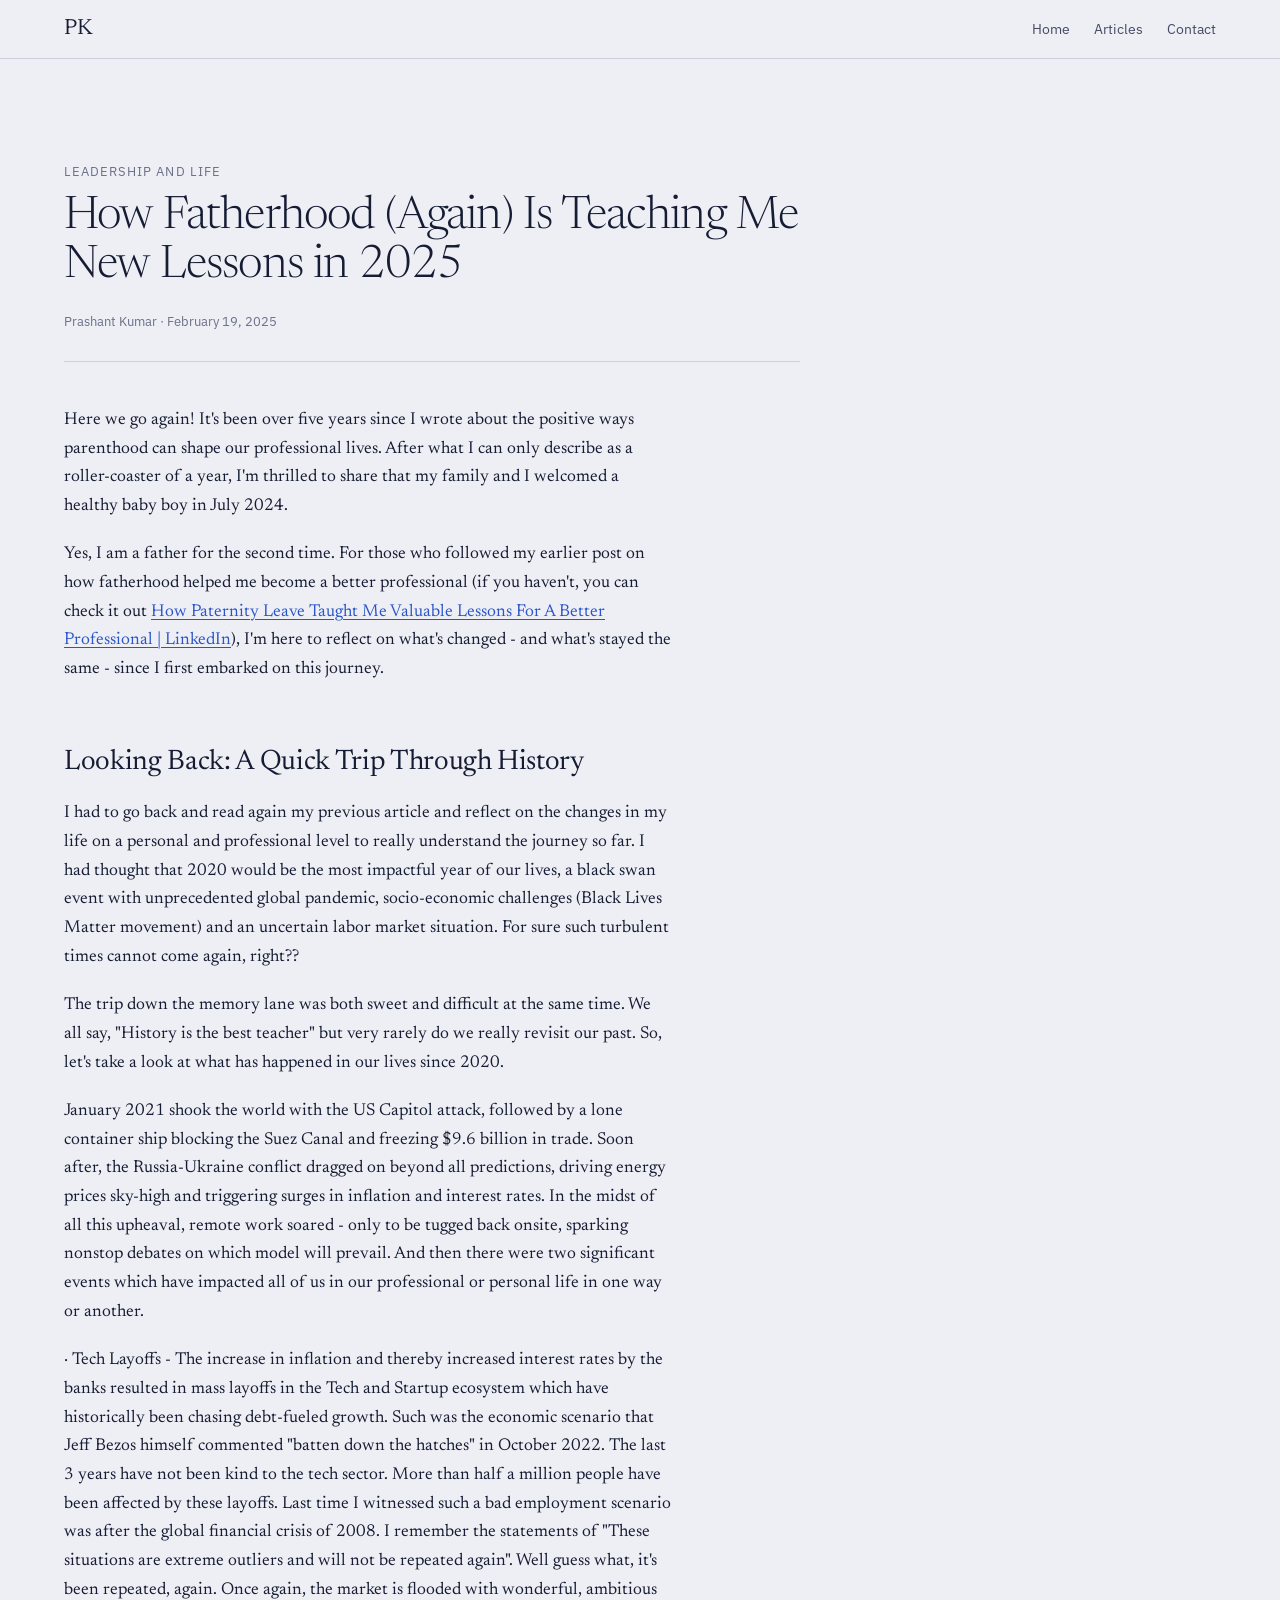
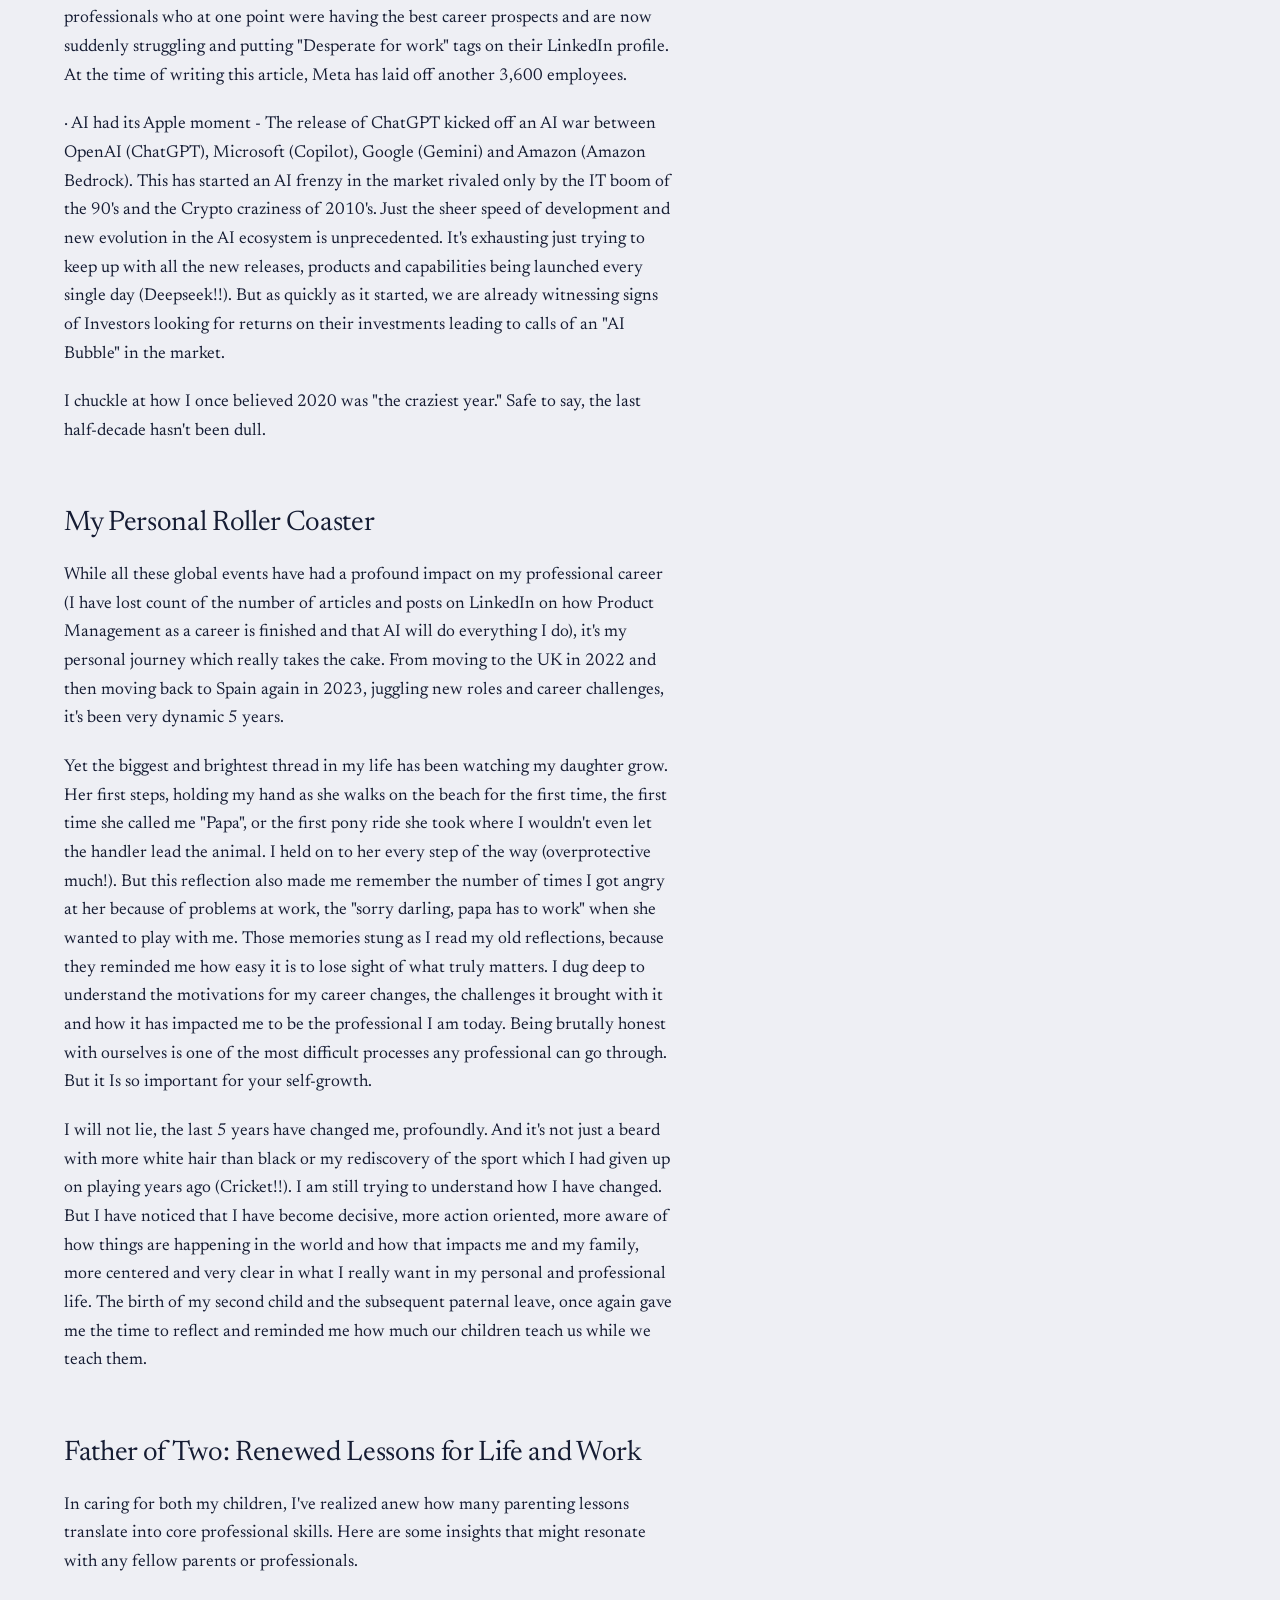
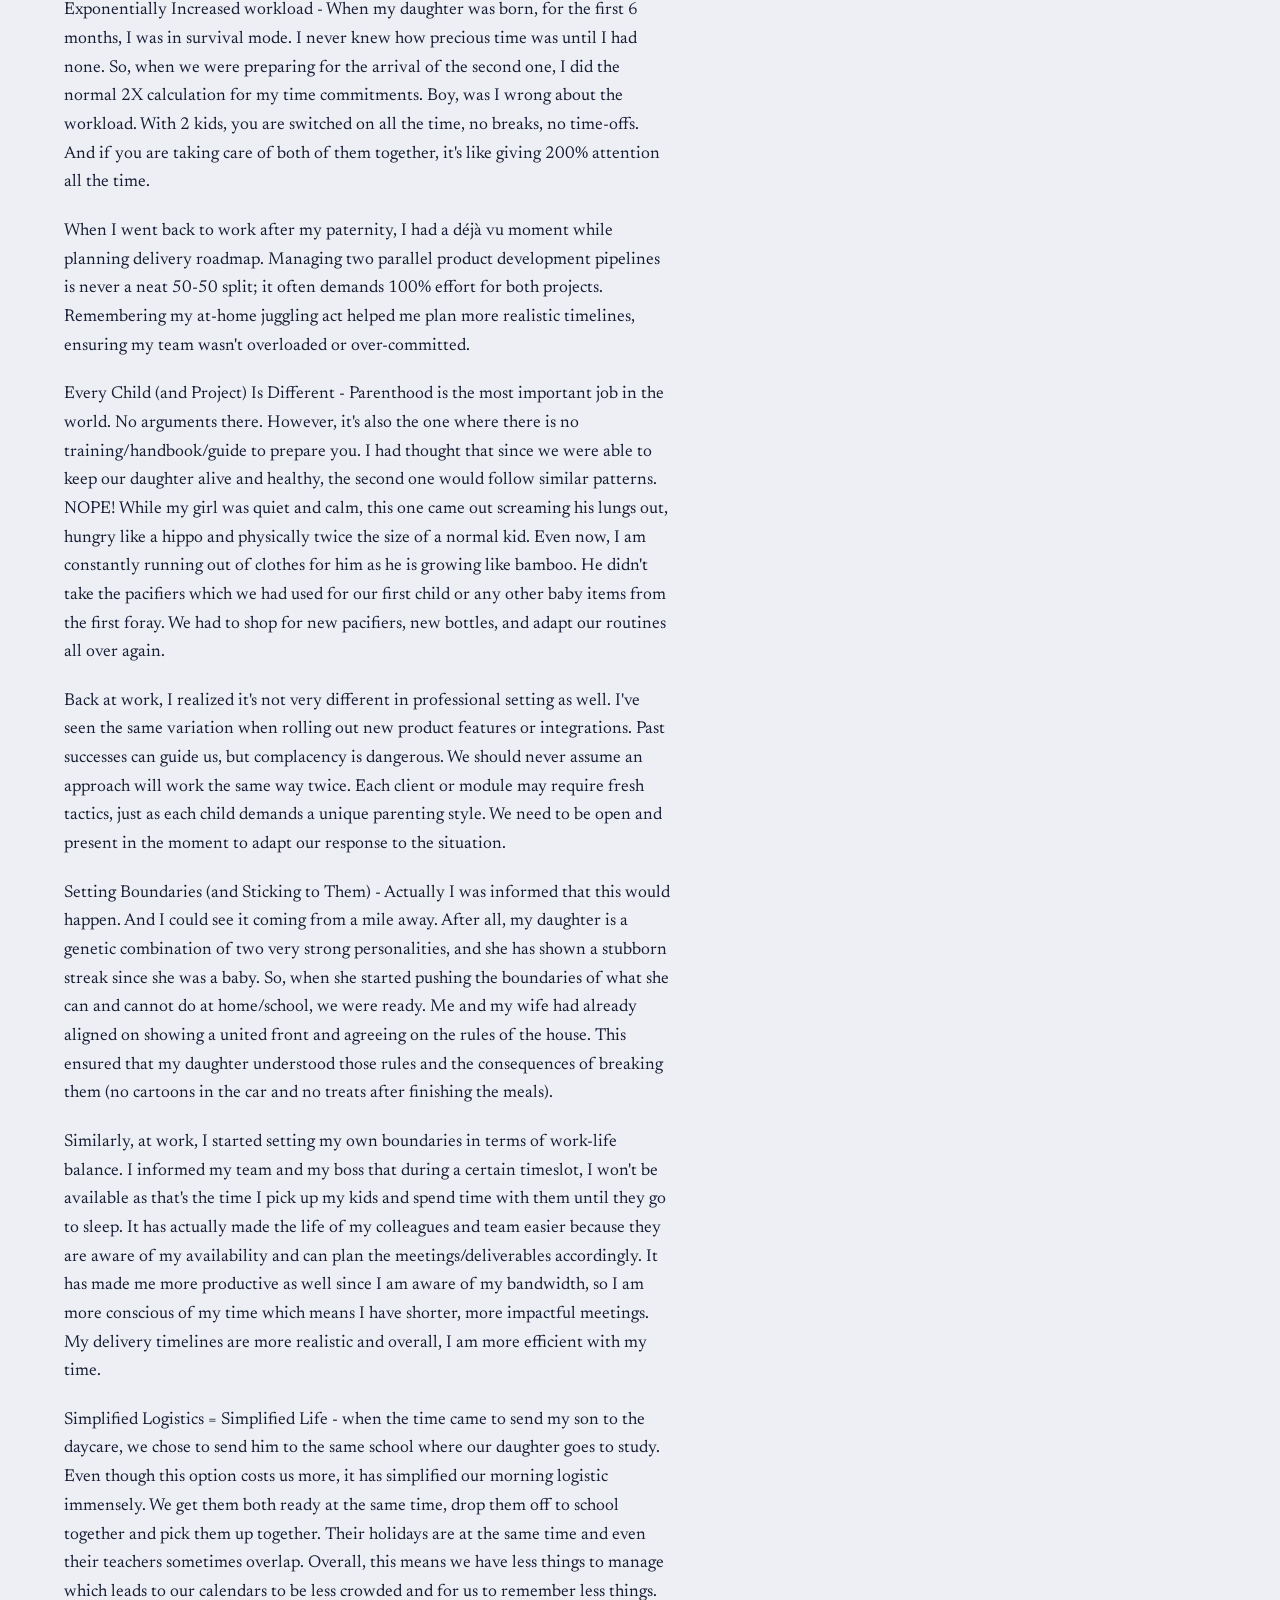
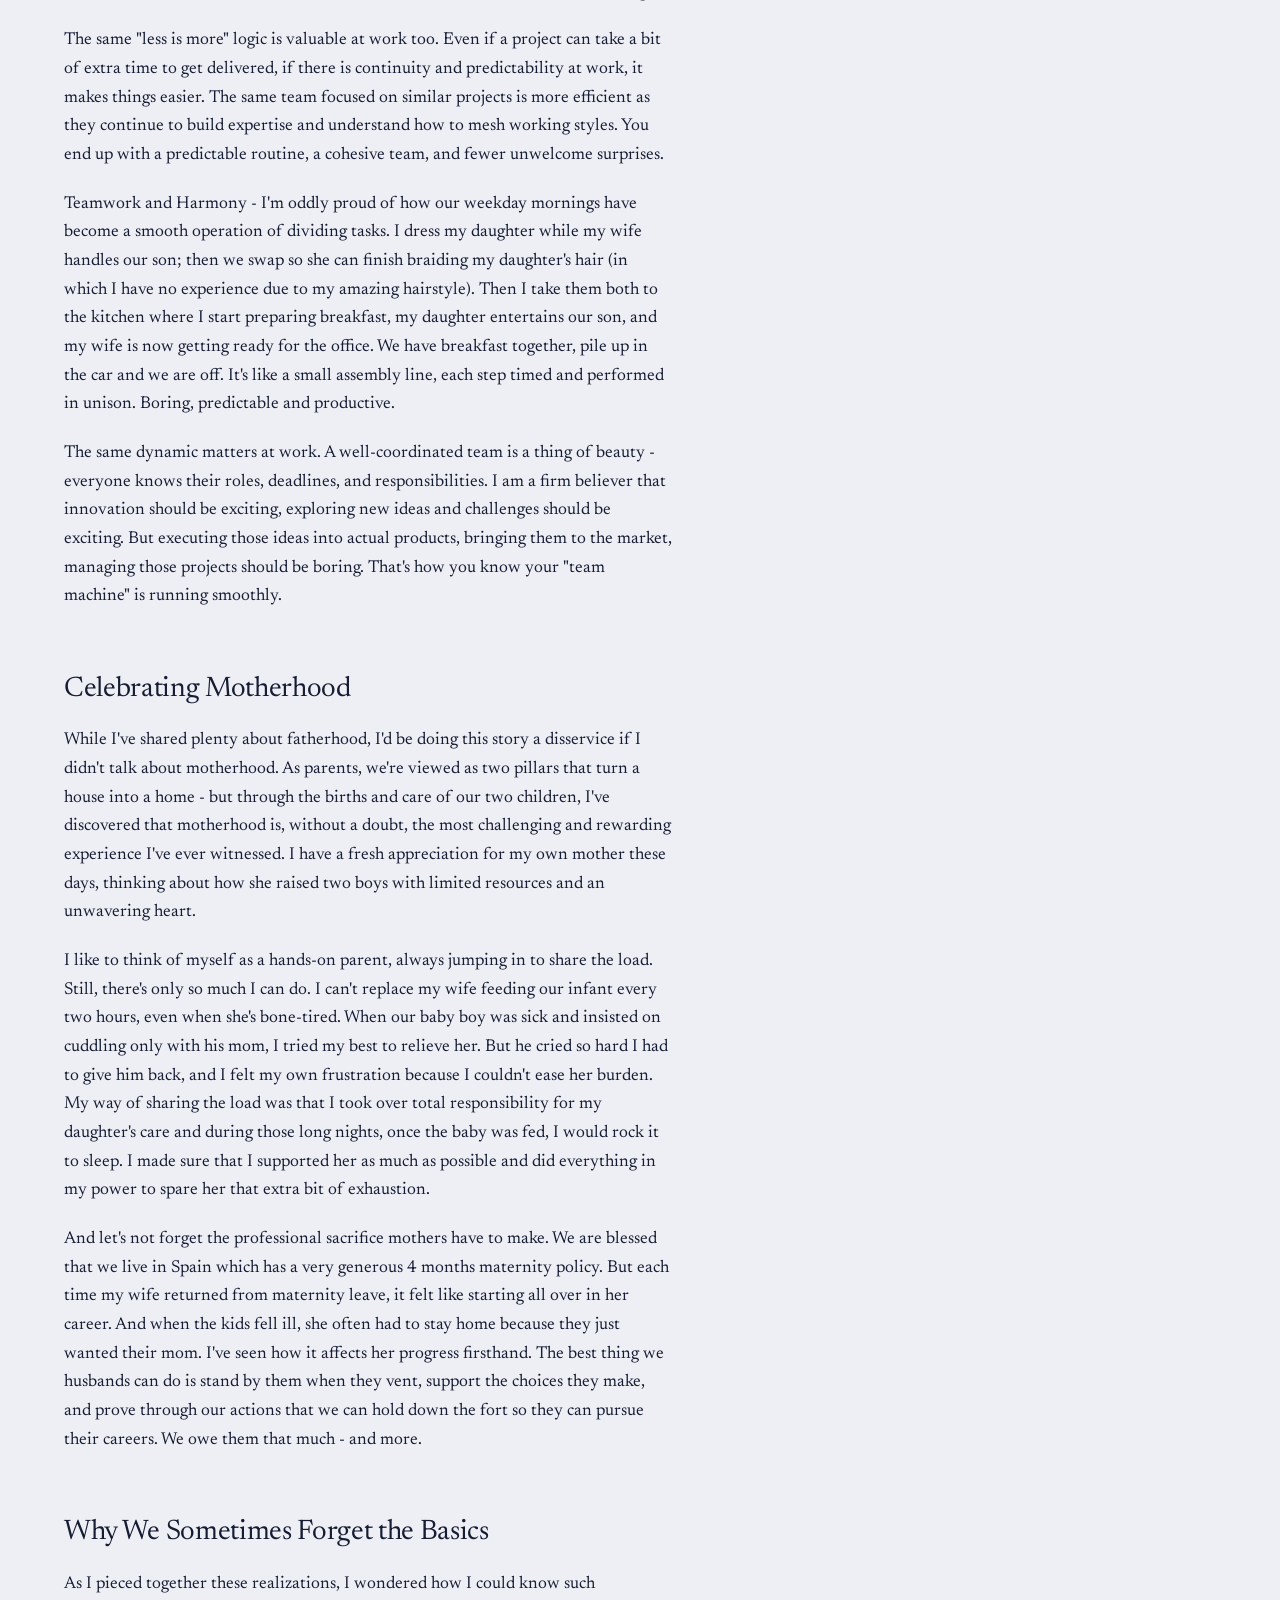
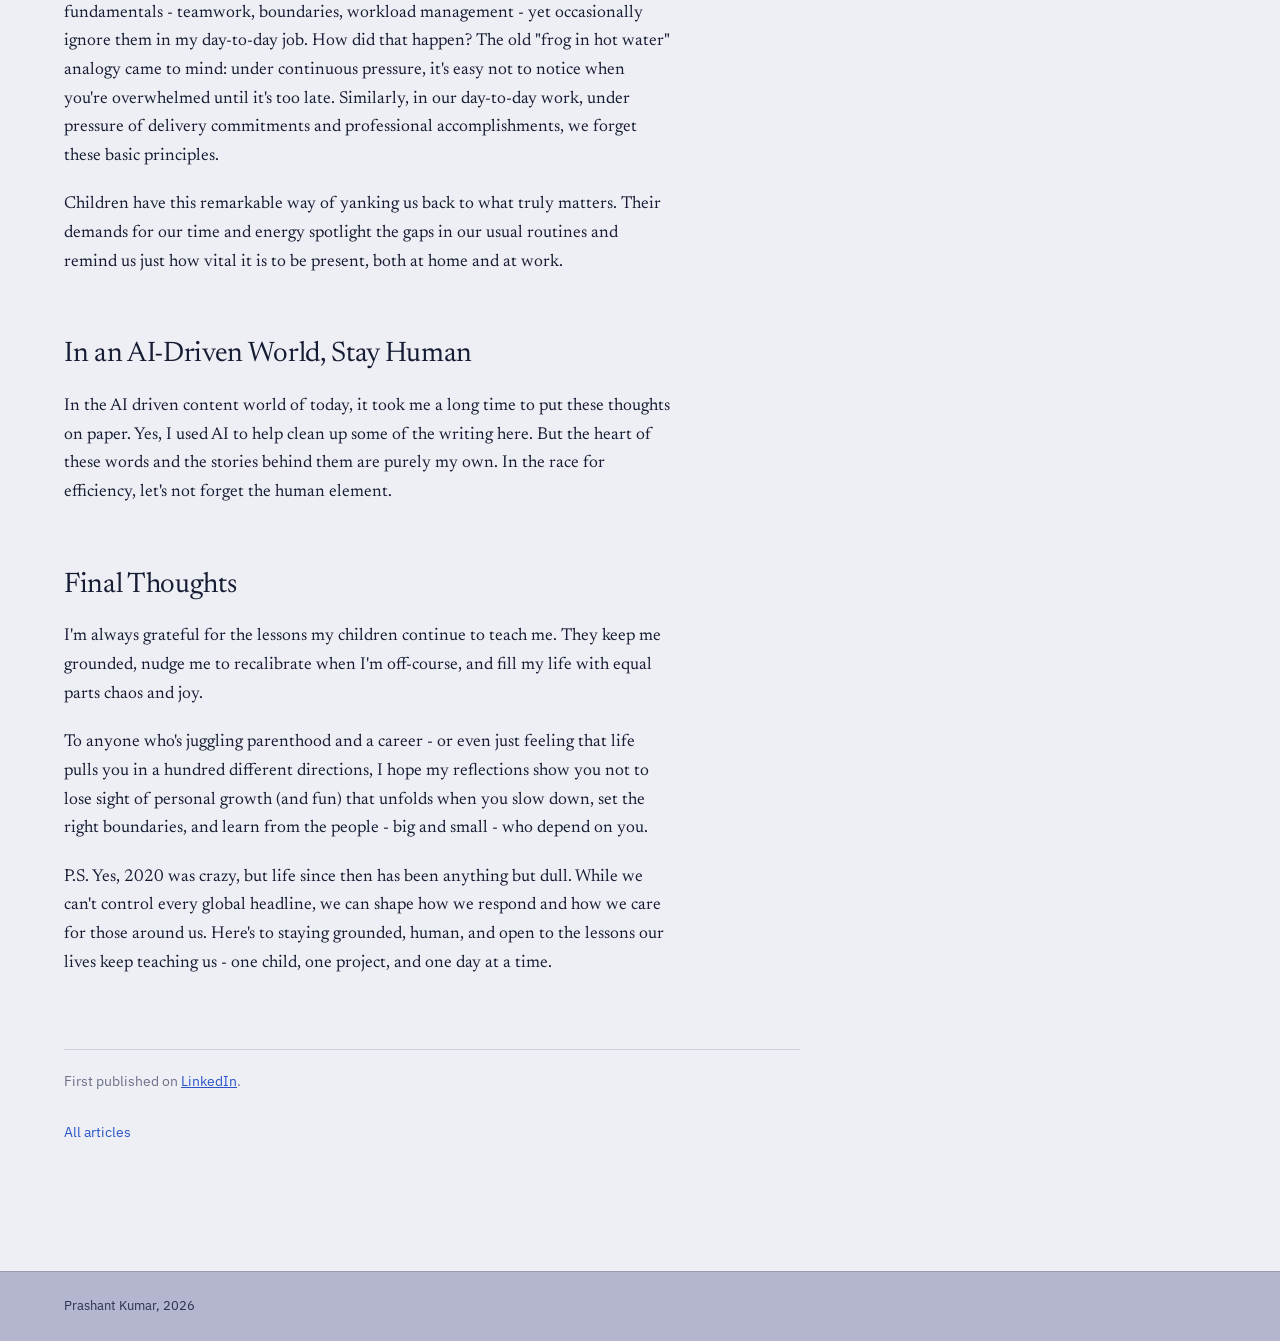
<file: articles/fatherhood-again-new-lessons-in-2025.html>
<!doctype html>
<html lang="en">
<head>
  <meta charset="utf-8">
  <meta name="viewport" content="width=device-width, initial-scale=1, viewport-fit=cover">
  <title>How Fatherhood (Again) Is Teaching Me New Lessons in 2025 | Prashant Kumar</title>
  <meta name="description" content="Here we go again! It's been over five years since I wrote about the positive ways parenthood can shape our professional lives. After what I can only describe as a roller-coaster of a year, I'm thrilled to share that my family and I welcomed a healthy baby boy in July 2024.">
  <link rel="canonical" href="https://www.pkumarpmleader.com/articles/fatherhood-again-new-lessons-in-2025.html">
  <meta name="theme-color" content="#eeeff4">

  <meta property="og:type" content="article">
  <meta property="og:url" content="https://www.pkumarpmleader.com/articles/fatherhood-again-new-lessons-in-2025.html">
  <meta property="og:title" content="How Fatherhood (Again) Is Teaching Me New Lessons in 2025">
  <meta property="og:description" content="Here we go again! It's been over five years since I wrote about the positive ways parenthood can shape our professional lives. After what I can only describe as a roller-coaster of a year, I'm thrilled to share that my family and I welcomed a healthy baby boy in July 2024.">
  <meta property="og:image" content="https://www.pkumarpmleader.com/assets/og-image.jpg">
  <meta property="og:image:width" content="1200">
  <meta property="og:image:height" content="630">
  <meta name="twitter:card" content="summary_large_image">

  <link rel="icon" href="/favicon.svg" type="image/svg+xml">
  <link rel="apple-touch-icon" href="/assets/apple-touch-icon.png">

  <link rel="preconnect" href="https://fonts.googleapis.com">
  <link rel="preconnect" href="https://fonts.gstatic.com" crossorigin>
  <link href="https://fonts.googleapis.com/css2?family=IBM+Plex+Sans:wght@400;500&family=Newsreader:ital,opsz,wght@0,6..72,300;0,6..72,400;1,6..72,300&display=swap" rel="stylesheet">
  <link rel="stylesheet" href="/styles.css">
  <link rel="stylesheet" href="/articles/articles.css">

  <script type="application/ld+json">
  {
    "@context": "https://schema.org",
    "@type": "BlogPosting",
    "headline": "How Fatherhood (Again) Is Teaching Me New Lessons in 2025",
    "datePublished": "2025-02-19",
    "description": "Here we go again! It's been over five years since I wrote about the positive ways parenthood can shape our professional lives. After what I can only describe as a roller-coaster of a year, I'm thrilled to share that my family and I welcomed a healthy baby boy in July 2024.",
    "url": "https://www.pkumarpmleader.com/articles/fatherhood-again-new-lessons-in-2025.html",
    "mainEntityOfPage": "https://www.pkumarpmleader.com/articles/fatherhood-again-new-lessons-in-2025.html",
    "author": {
      "@type": "Person",
      "name": "Prashant Kumar",
      "url": "https://www.pkumarpmleader.com/"
    },
    "publisher": {
      "@type": "Person",
      "name": "Prashant Kumar"
    },
    "image": "https://www.pkumarpmleader.com/assets/og-image.jpg"
  }
  </script>
</head>
<body>
  <a class="skip" href="#main">Skip to content</a>

  <header class="page-head">
    <div class="page-head-inner">
      <a class="page-mark" href="/" aria-label="Prashant Kumar, home">PK</a>
      <nav aria-label="Sections">
        <a href="/">Home</a>
        <a href="/articles/">Articles</a>
        <a href="/#contact">Contact</a>
      </nav>
    </div>
  </header>

  <main id="main" class="page">
    <article class="article">
      <p class="kicker">Leadership and life</p>
      <h1 class="article-title">How Fatherhood (Again) Is Teaching Me New Lessons in 2025</h1>
      <p class="article-meta">Prashant Kumar &middot; February 19, 2025</p>

      <div class="article-body">
        <p>Here we go again! It's been over five years since I wrote about the positive ways parenthood can shape our professional lives. After what I can only describe as a roller-coaster of a year, I'm thrilled to share that my family and I welcomed a healthy baby boy in July 2024.</p>
        <p>Yes, I am a father for the second time. For those who followed my earlier post on how fatherhood helped me become a better professional (if you haven't, you can check it out <a href="https://www.linkedin.com/pulse/how-paternity-leave-taught-me-valuable-lessons-better-prashant-kumar/">How Paternity Leave Taught Me Valuable Lessons For A Better Professional | LinkedIn</a>), I'm here to reflect on what's changed - and what's stayed the same - since I first embarked on this journey.</p>
        <h2>Looking Back: A Quick Trip Through History</h2>
        <p>I had to go back and read again my previous article and reflect on the changes in my life on a personal and professional level to really understand the journey so far. I had thought that 2020 would be the most impactful year of our lives, a black swan event with unprecedented global pandemic, socio-economic challenges (Black Lives Matter movement) and an uncertain labor market situation. For sure such turbulent times cannot come again, right??</p>
        <p>The trip down the memory lane was both sweet and difficult at the same time. We all say, "History is the best teacher" but very rarely do we really revisit our past. So, let's take a look at what has happened in our lives since 2020.</p>
        <p>January 2021 shook the world with the US Capitol attack, followed by a lone container ship blocking the Suez Canal and freezing $9.6 billion in trade. Soon after, the Russia-Ukraine conflict dragged on beyond all predictions, driving energy prices sky-high and triggering surges in inflation and interest rates. In the midst of all this upheaval, remote work soared - only to be tugged back onsite, sparking nonstop debates on which model will prevail. And then there were two significant events which have impacted all of us in our professional or personal life in one way or another.</p>
        <p>· Tech Layoffs - The increase in inflation and thereby increased interest rates by the banks resulted in mass layoffs in the Tech and Startup ecosystem which have historically been chasing debt-fueled growth. Such was the economic scenario that Jeff Bezos himself commented "batten down the hatches" in October 2022. The last 3 years have not been kind to the tech sector. More than half a million people have been affected by these layoffs. Last time I witnessed such a bad employment scenario was after the global financial crisis of 2008. I remember the statements of "These situations are extreme outliers and will not be repeated again". Well guess what, it's been repeated, again. Once again, the market is flooded with wonderful, ambitious professionals who at one point were having the best career prospects and are now suddenly struggling and putting "Desperate for work" tags on their LinkedIn profile. At the time of writing this article, Meta has laid off another 3,600 employees.</p>
        <p>· AI had its Apple moment - The release of ChatGPT kicked off an AI war between OpenAI (ChatGPT), Microsoft (Copilot), Google (Gemini) and Amazon (Amazon Bedrock). This has started an AI frenzy in the market rivaled only by the IT boom of the 90's and the Crypto craziness of 2010's. Just the sheer speed of development and new evolution in the AI ecosystem is unprecedented. It's exhausting just trying to keep up with all the new releases, products and capabilities being launched every single day (Deepseek!!). But as quickly as it started, we are already witnessing signs of Investors looking for returns on their investments leading to calls of an "AI Bubble" in the market.</p>
        <p>I chuckle at how I once believed 2020 was "the craziest year." Safe to say, the last half-decade hasn't been dull.</p>
        <h2>My Personal Roller Coaster</h2>
        <p>While all these global events have had a profound impact on my professional career (I have lost count of the number of articles and posts on LinkedIn on how Product Management as a career is finished and that AI will do everything I do), it's my personal journey which really takes the cake. From moving to the UK in 2022 and then moving back to Spain again in 2023, juggling new roles and career challenges, it's been very dynamic 5 years.</p>
        <p>Yet the biggest and brightest thread in my life has been watching my daughter grow. Her first steps, holding my hand as she walks on the beach for the first time, the first time she called me "Papa", or the first pony ride she took where I wouldn't even let the handler lead the animal. I held on to her every step of the way (overprotective much!). But this reflection also made me remember the number of times I got angry at her because of problems at work, the "sorry darling, papa has to work" when she wanted to play with me. Those memories stung as I read my old reflections, because they reminded me how easy it is to lose sight of what truly matters. I dug deep to understand the motivations for my career changes, the challenges it brought with it and how it has impacted me to be the professional I am today. Being brutally honest with ourselves is one of the most difficult processes any professional can go through. But it Is so important for your self-growth.</p>
        <p>I will not lie, the last 5 years have changed me, profoundly. And it's not just a beard with more white hair than black or my rediscovery of the sport which I had given up on playing years ago (Cricket!!). I am still trying to understand how I have changed. But I have noticed that I have become decisive, more action oriented, more aware of how things are happening in the world and how that impacts me and my family, more centered and very clear in what I really want in my personal and professional life. The birth of my second child and the subsequent paternal leave, once again gave me the time to reflect and reminded me how much our children teach us while we teach them.</p>
        <h2>Father of Two: Renewed Lessons for Life and Work</h2>
        <p>In caring for both my children, I've realized anew how many parenting lessons translate into core professional skills. Here are some insights that might resonate with any fellow parents or professionals.</p>
        <p>Exponentially Increased workload - When my daughter was born, for the first 6 months, I was in survival mode. I never knew how precious time was until I had none. So, when we were preparing for the arrival of the second one, I did the normal 2X calculation for my time commitments. Boy, was I wrong about the workload. With 2 kids, you are switched on all the time, no breaks, no time-offs. And if you are taking care of both of them together, it's like giving 200% attention all the time.</p>
        <p>When I went back to work after my paternity, I had a déjà vu moment while planning delivery roadmap. Managing two parallel product development pipelines is never a neat 50-50 split; it often demands 100% effort for both projects. Remembering my at-home juggling act helped me plan more realistic timelines, ensuring my team wasn't overloaded or over-committed.</p>
        <p>Every Child (and Project) Is Different - Parenthood is the most important job in the world. No arguments there. However, it's also the one where there is no training/handbook/guide to prepare you. I had thought that since we were able to keep our daughter alive and healthy, the second one would follow similar patterns. NOPE! While my girl was quiet and calm, this one came out screaming his lungs out, hungry like a hippo and physically twice the size of a normal kid. Even now, I am constantly running out of clothes for him as he is growing like bamboo. He didn't take the pacifiers which we had used for our first child or any other baby items from the first foray. We had to shop for new pacifiers, new bottles, and adapt our routines all over again.</p>
        <p>Back at work, I realized it's not very different in professional setting as well. I've seen the same variation when rolling out new product features or integrations. Past successes can guide us, but complacency is dangerous. We should never assume an approach will work the same way twice. Each client or module may require fresh tactics, just as each child demands a unique parenting style. We need to be open and present in the moment to adapt our response to the situation.</p>
        <p>Setting Boundaries (and Sticking to Them) - Actually I was informed that this would happen. And I could see it coming from a mile away. After all, my daughter is a genetic combination of two very strong personalities, and she has shown a stubborn streak since she was a baby. So, when she started pushing the boundaries of what she can and cannot do at home/school, we were ready. Me and my wife had already aligned on showing a united front and agreeing on the rules of the house. This ensured that my daughter understood those rules and the consequences of breaking them (no cartoons in the car and no treats after finishing the meals).</p>
        <p>Similarly, at work, I started setting my own boundaries in terms of work-life balance. I informed my team and my boss that during a certain timeslot, I won't be available as that's the time I pick up my kids and spend time with them until they go to sleep. It has actually made the life of my colleagues and team easier because they are aware of my availability and can plan the meetings/deliverables accordingly. It has made me more productive as well since I am aware of my bandwidth, so I am more conscious of my time which means I have shorter, more impactful meetings. My delivery timelines are more realistic and overall, I am more efficient with my time.</p>
        <p>Simplified Logistics = Simplified Life - when the time came to send my son to the daycare, we chose to send him to the same school where our daughter goes to study. Even though this option costs us more, it has simplified our morning logistic immensely. We get them both ready at the same time, drop them off to school together and pick them up together. Their holidays are at the same time and even their teachers sometimes overlap. Overall, this means we have less things to manage which leads to our calendars to be less crowded and for us to remember less things.</p>
        <p>The same "less is more" logic is valuable at work too. Even if a project can take a bit of extra time to get delivered, if there is continuity and predictability at work, it makes things easier. The same team focused on similar projects is more efficient as they continue to build expertise and understand how to mesh working styles. You end up with a predictable routine, a cohesive team, and fewer unwelcome surprises.</p>
        <p>Teamwork and Harmony - I'm oddly proud of how our weekday mornings have become a smooth operation of dividing tasks. I dress my daughter while my wife handles our son; then we swap so she can finish braiding my daughter's hair (in which I have no experience due to my amazing hairstyle). Then I take them both to the kitchen where I start preparing breakfast, my daughter entertains our son, and my wife is now getting ready for the office. We have breakfast together, pile up in the car and we are off. It's like a small assembly line, each step timed and performed in unison. Boring, predictable and productive.</p>
        <p>The same dynamic matters at work. A well-coordinated team is a thing of beauty - everyone knows their roles, deadlines, and responsibilities. I am a firm believer that innovation should be exciting, exploring new ideas and challenges should be exciting. But executing those ideas into actual products, bringing them to the market, managing those projects should be boring. That's how you know your "team machine" is running smoothly.</p>
        <h2>Celebrating Motherhood</h2>
        <p>While I've shared plenty about fatherhood, I'd be doing this story a disservice if I didn't talk about motherhood. As parents, we're viewed as two pillars that turn a house into a home - but through the births and care of our two children, I've discovered that motherhood is, without a doubt, the most challenging and rewarding experience I've ever witnessed. I have a fresh appreciation for my own mother these days, thinking about how she raised two boys with limited resources and an unwavering heart.</p>
        <p>I like to think of myself as a hands-on parent, always jumping in to share the load. Still, there's only so much I can do. I can't replace my wife feeding our infant every two hours, even when she's bone-tired. When our baby boy was sick and insisted on cuddling only with his mom, I tried my best to relieve her. But he cried so hard I had to give him back, and I felt my own frustration because I couldn't ease her burden. My way of sharing the load was that I took over total responsibility for my daughter's care and during those long nights, once the baby was fed, I would rock it to sleep. I made sure that I supported her as much as possible and did everything in my power to spare her that extra bit of exhaustion.</p>
        <p>And let's not forget the professional sacrifice mothers have to make. We are blessed that we live in Spain which has a very generous 4 months maternity policy. But each time my wife returned from maternity leave, it felt like starting all over in her career. And when the kids fell ill, she often had to stay home because they just wanted their mom. I've seen how it affects her progress firsthand. The best thing we husbands can do is stand by them when they vent, support the choices they make, and prove through our actions that we can hold down the fort so they can pursue their careers. We owe them that much - and more.</p>
        <h2>Why We Sometimes Forget the Basics</h2>
        <p>As I pieced together these realizations, I wondered how I could know such fundamentals - teamwork, boundaries, workload management - yet occasionally ignore them in my day-to-day job. How did that happen? The old "frog in hot water" analogy came to mind: under continuous pressure, it's easy not to notice when you're overwhelmed until it's too late. Similarly, in our day-to-day work, under pressure of delivery commitments and professional accomplishments, we forget these basic principles.</p>
        <p>Children have this remarkable way of yanking us back to what truly matters. Their demands for our time and energy spotlight the gaps in our usual routines and remind us just how vital it is to be present, both at home and at work.</p>
        <h2>In an AI-Driven World, Stay Human</h2>
        <p>In the AI driven content world of today, it took me a long time to put these thoughts on paper. Yes, I used AI to help clean up some of the writing here. But the heart of these words and the stories behind them are purely my own. In the race for efficiency, let's not forget the human element.</p>
        <h2>Final Thoughts</h2>
        <p>I'm always grateful for the lessons my children continue to teach me. They keep me grounded, nudge me to recalibrate when I'm off-course, and fill my life with equal parts chaos and joy.</p>
        <p>To anyone who's juggling parenthood and a career - or even just feeling that life pulls you in a hundred different directions, I hope my reflections show you not to lose sight of personal growth (and fun) that unfolds when you slow down, set the right boundaries, and learn from the people - big and small - who depend on you.</p>
        <p>P.S. Yes, 2020 was crazy, but life since then has been anything but dull. While we can't control every global headline, we can shape how we respond and how we care for those around us. Here's to staying grounded, human, and open to the lessons our lives keep teaching us - one child, one project, and one day at a time.</p>
      </div>

      <p class="article-source">First published on <a href="https://www.linkedin.com/pulse/how-fatherhood-again-teaching-me-new-lessons-2025-prashant-kumar-esm7f/" rel="noopener">LinkedIn</a>.</p>
    </article>

    <p class="article-back"><a href="/articles/">All articles</a></p>
  </main>

  <footer class="footer">
    <p>Prashant Kumar, 2026</p>
  </footer>
</body>
</html>
</file>
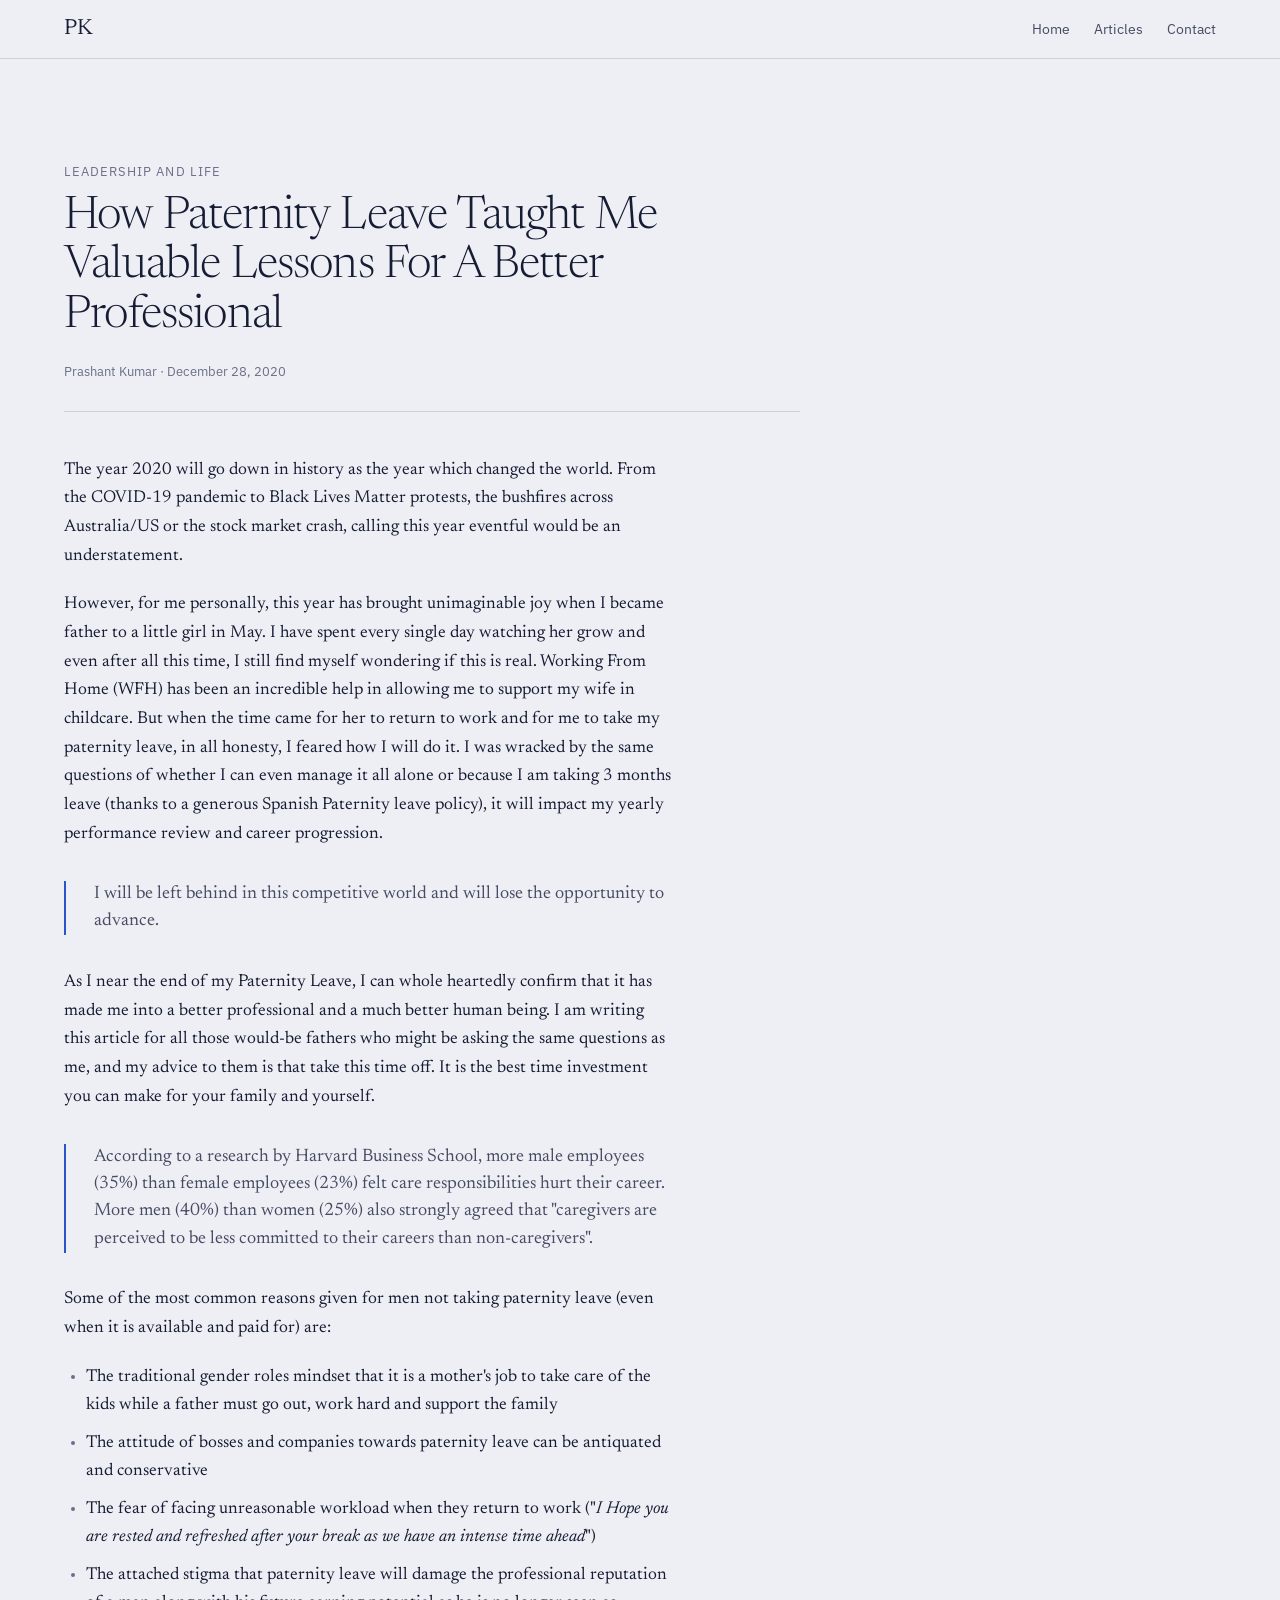
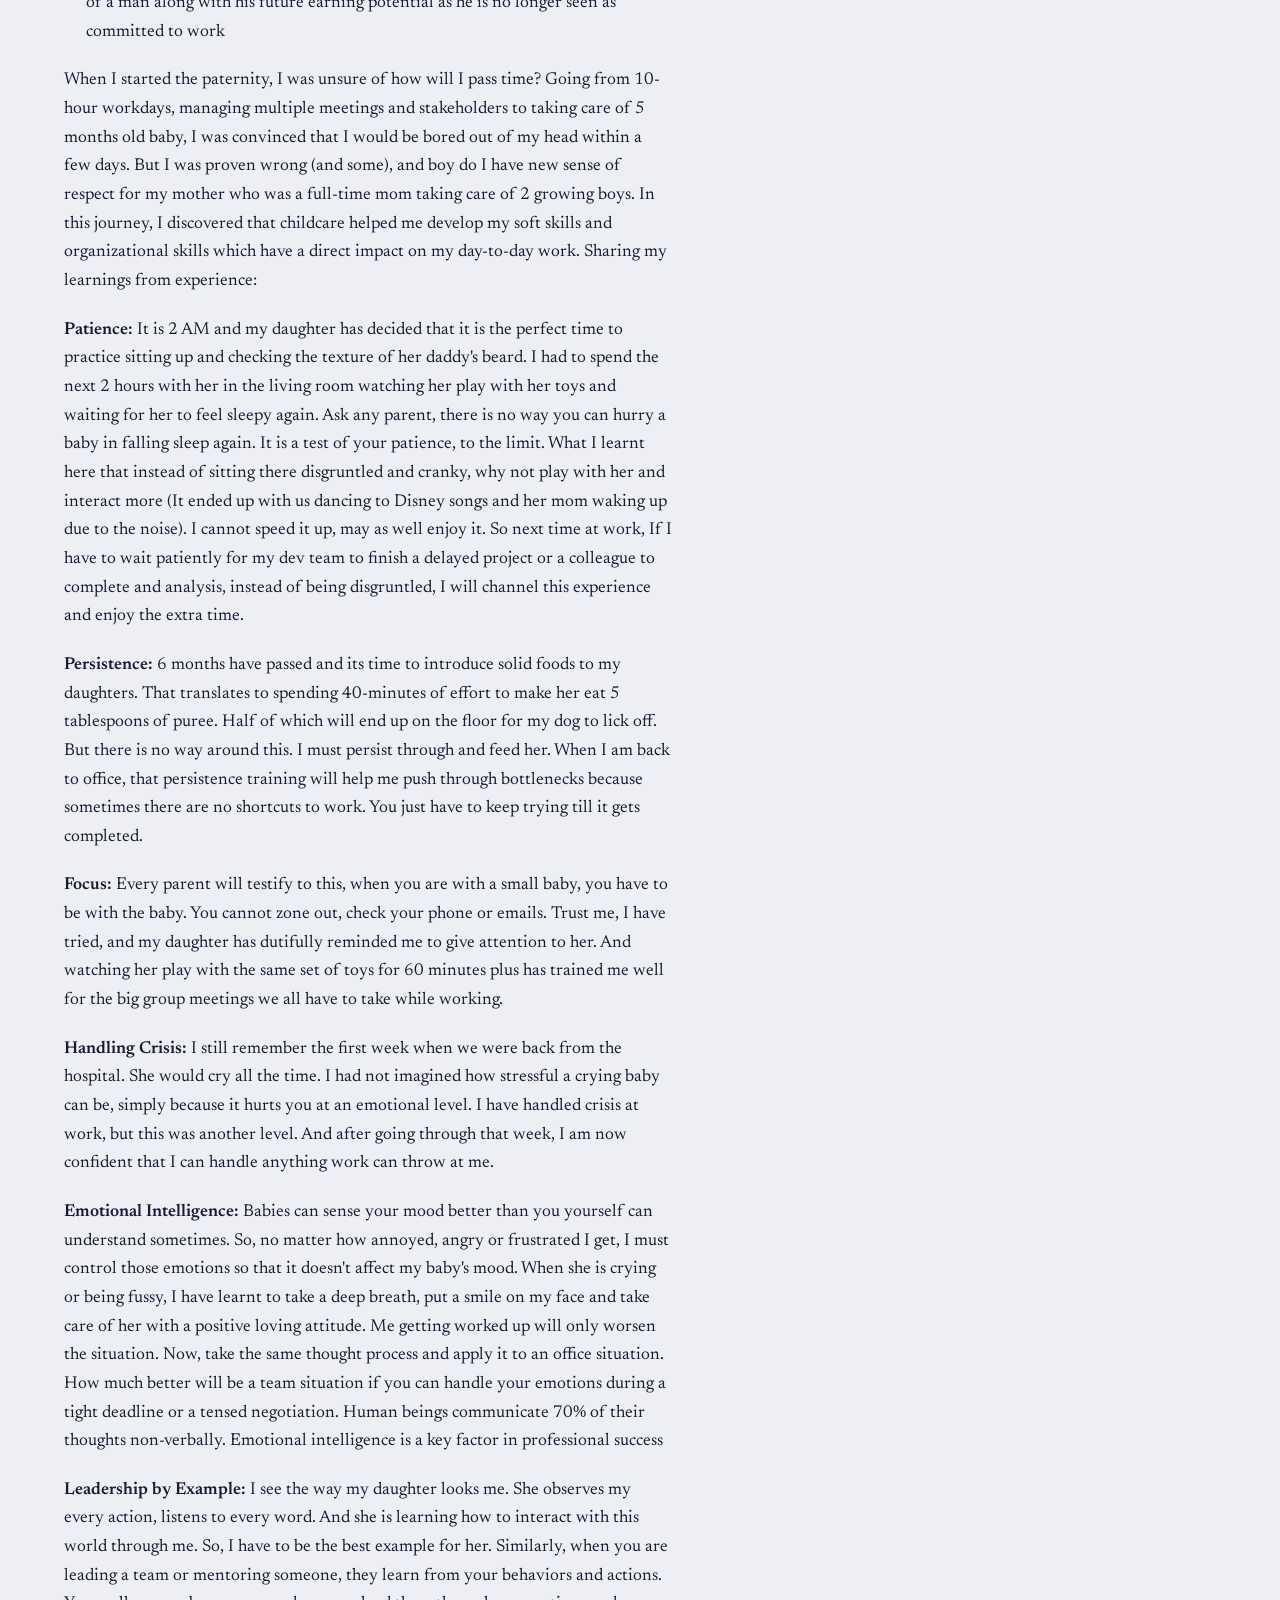
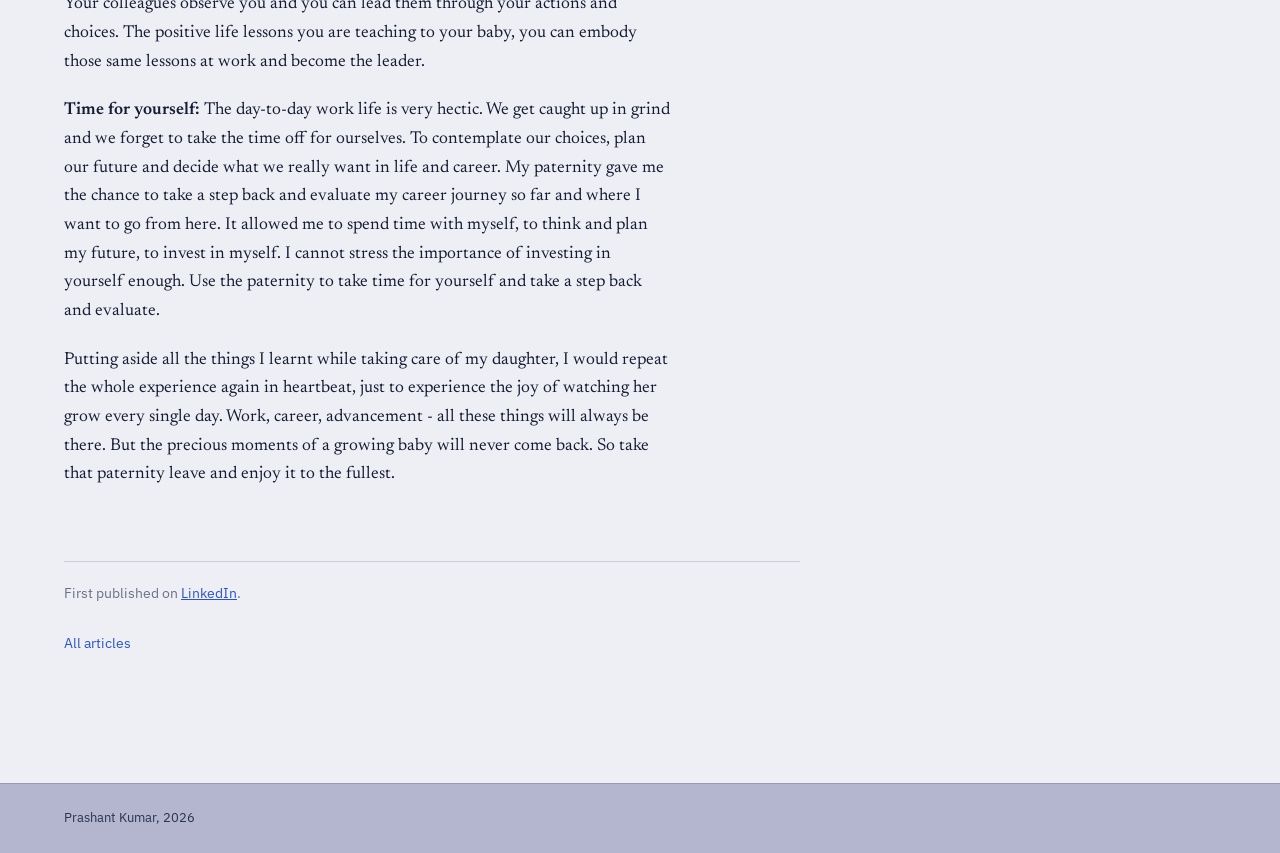
<file: articles/paternity-leave-and-professional-growth.html>
<!doctype html>
<html lang="en">
<head>
  <meta charset="utf-8">
  <meta name="viewport" content="width=device-width, initial-scale=1, viewport-fit=cover">
  <title>How Paternity Leave Taught Me Valuable Lessons For A Better Professional | Prashant Kumar</title>
  <meta name="description" content="The year 2020 will go down in history as the year which changed the world. From the COVID-19 pandemic to Black Lives Matter protests, the bushfires across Australia/US or the stock market crash, calling this year eventful would be an understatement.">
  <link rel="canonical" href="https://www.pkumarpmleader.com/articles/paternity-leave-and-professional-growth.html">
  <meta name="theme-color" content="#eeeff4">

  <meta property="og:type" content="article">
  <meta property="og:url" content="https://www.pkumarpmleader.com/articles/paternity-leave-and-professional-growth.html">
  <meta property="og:title" content="How Paternity Leave Taught Me Valuable Lessons For A Better Professional">
  <meta property="og:description" content="The year 2020 will go down in history as the year which changed the world. From the COVID-19 pandemic to Black Lives Matter protests, the bushfires across Australia/US or the stock market crash, calling this year eventful would be an understatement.">
  <meta property="og:image" content="https://www.pkumarpmleader.com/assets/og-image.jpg">
  <meta property="og:image:width" content="1200">
  <meta property="og:image:height" content="630">
  <meta name="twitter:card" content="summary_large_image">

  <link rel="icon" href="/favicon.svg" type="image/svg+xml">
  <link rel="apple-touch-icon" href="/assets/apple-touch-icon.png">

  <link rel="preconnect" href="https://fonts.googleapis.com">
  <link rel="preconnect" href="https://fonts.gstatic.com" crossorigin>
  <link href="https://fonts.googleapis.com/css2?family=IBM+Plex+Sans:wght@400;500&family=Newsreader:ital,opsz,wght@0,6..72,300;0,6..72,400;1,6..72,300&display=swap" rel="stylesheet">
  <link rel="stylesheet" href="/styles.css">
  <link rel="stylesheet" href="/articles/articles.css">

  <script type="application/ld+json">
  {
    "@context": "https://schema.org",
    "@type": "BlogPosting",
    "headline": "How Paternity Leave Taught Me Valuable Lessons For A Better Professional",
    "datePublished": "2020-12-28",
    "description": "The year 2020 will go down in history as the year which changed the world. From the COVID-19 pandemic to Black Lives Matter protests, the bushfires across Australia/US or the stock market crash, calling this year eventful would be an understatement.",
    "url": "https://www.pkumarpmleader.com/articles/paternity-leave-and-professional-growth.html",
    "mainEntityOfPage": "https://www.pkumarpmleader.com/articles/paternity-leave-and-professional-growth.html",
    "author": {
      "@type": "Person",
      "name": "Prashant Kumar",
      "url": "https://www.pkumarpmleader.com/"
    },
    "publisher": {
      "@type": "Person",
      "name": "Prashant Kumar"
    },
    "image": "https://www.pkumarpmleader.com/assets/og-image.jpg"
  }
  </script>
</head>
<body>
  <a class="skip" href="#main">Skip to content</a>

  <header class="page-head">
    <div class="page-head-inner">
      <a class="page-mark" href="/" aria-label="Prashant Kumar, home">PK</a>
      <nav aria-label="Sections">
        <a href="/">Home</a>
        <a href="/articles/">Articles</a>
        <a href="/#contact">Contact</a>
      </nav>
    </div>
  </header>

  <main id="main" class="page">
    <article class="article">
      <p class="kicker">Leadership and life</p>
      <h1 class="article-title">How Paternity Leave Taught Me Valuable Lessons For A Better Professional</h1>
      <p class="article-meta">Prashant Kumar &middot; December 28, 2020</p>

      <div class="article-body">
        <p>The year 2020 will go down in history as the year which changed the world. From the COVID-19 pandemic to Black Lives Matter protests, the bushfires across Australia/US or the stock market crash, calling this year eventful would be an understatement.</p>
        <p>However, for me personally, this year has brought unimaginable joy when I became father to a little girl in May. I have spent every single day watching her grow and even after all this time, I still find myself wondering if this is real. Working From Home (WFH) has been an incredible help in allowing me to support my wife in childcare. But when the time came for her to return to work and for me to take my paternity leave, in all honesty, I feared how I will do it. I was wracked by the same questions of whether I can even manage it all alone or because I am taking 3 months leave (thanks to a generous Spanish Paternity leave policy), it will impact my yearly performance review and career progression.</p>
        <blockquote>I will be left behind in this competitive world and will lose the opportunity to advance. </blockquote>
        <p>As I near the end of my Paternity Leave, I can whole heartedly confirm that it has made me into a better professional and a much better human being. I am writing this article for all those would-be fathers who might be asking the same questions as me, and my advice to them is that take this time off. It is the best time investment you can make for your family and yourself.</p>
        <blockquote>According to a research by Harvard Business School, more male employees (35%) than female employees (23%) felt care responsibilities hurt their career. More men (40%) than women (25%) also strongly agreed that "caregivers are perceived to be less committed to their careers than non-caregivers". </blockquote>
        <p>Some of the most common reasons given for men not taking paternity leave (even when it is available and paid for) are:</p>
        <ul>
          <li>The traditional gender roles mindset that it is a mother's job to take care of the kids while a father must go out, work hard and support the family</li>
          <li>The attitude of bosses and companies towards paternity leave can be antiquated and conservative</li>
          <li>The fear of facing unreasonable workload when they return to work ("<em>I Hope you are rested and refreshed after your break as we have an intense time ahead</em>")</li>
          <li>The attached stigma that paternity leave will damage the professional reputation of a man along with his future earning potential as he is no longer seen as committed to work</li>
        </ul>
        <p>When I started the paternity, I was unsure of how will I pass time? Going from 10-hour workdays, managing multiple meetings and stakeholders to taking care of 5 months old baby, I was convinced that I would be bored out of my head within a few days. But I was proven wrong (and some), and boy do I have new sense of respect for my mother who was a full-time mom taking care of 2 growing boys. In this journey, I discovered that childcare helped me develop my soft skills and organizational skills which have a direct impact on my day-to-day work. Sharing my learnings from experience:</p>
        <p><strong><u>Patience:</u></strong> It is 2 AM and my daughter has decided that it is the perfect time to practice sitting up and checking the texture of her daddy's beard. I had to spend the next 2 hours with her in the living room watching her play with her toys and waiting for her to feel sleepy again. Ask any parent, there is no way you can hurry a baby in falling sleep again. It is a test of your patience, to the limit. What I learnt here that instead of sitting there disgruntled and cranky, why not play with her and interact more (It ended up with us dancing to Disney songs and her mom waking up due to the noise). I cannot speed it up, may as well enjoy it. So next time at work, If I have to wait patiently for my dev team to finish a delayed project or a colleague to complete and analysis, instead of being disgruntled, I will channel this experience and enjoy the extra time.</p>
        <p><strong><u>Persistence:</u></strong> 6 months have passed and its time to introduce solid foods to my daughters. That translates to spending 40-minutes of effort to make her eat 5 tablespoons of puree. Half of which will end up on the floor for my dog to lick off. But there is no way around this. I must persist through and feed her. When I am back to office, that persistence training will help me push through bottlenecks because sometimes there are no shortcuts to work. You just have to keep trying till it gets completed.</p>
        <p><strong><u>Focus:</u></strong> Every parent will testify to this, when you are with a small baby, you have to be with the baby. You cannot zone out, check your phone or emails. Trust me, I have tried, and my daughter has dutifully reminded me to give attention to her. And watching her play with the same set of toys for 60 minutes plus has trained me well for the big group meetings we all have to take while working.</p>
        <p><strong><u>Handling Crisis:</u></strong> I still remember the first week when we were back from the hospital. She would cry all the time. I had not imagined how stressful a crying baby can be, simply because it hurts you at an emotional level. I have handled crisis at work, but this was another level. And after going through that week, I am now confident that I can handle anything work can throw at me.</p>
        <p><strong><u>Emotional Intelligence:</u></strong> Babies can sense your mood better than you yourself can understand sometimes. So, no matter how annoyed, angry or frustrated I get, I must control those emotions so that it doesn't affect my baby's mood. When she is crying or being fussy, I have learnt to take a deep breath, put a smile on my face and take care of her with a positive loving attitude. Me getting worked up will only worsen the situation. Now, take the same thought process and apply it to an office situation. How much better will be a team situation if you can handle your emotions during a tight deadline or a tensed negotiation. Human beings communicate 70% of their thoughts non-verbally. Emotional intelligence is a key factor in professional success</p>
        <p><strong><u>Leadership by Example:</u></strong> I see the way my daughter looks me. She observes my every action, listens to every word. And she is learning how to interact with this world through me. So, I have to be the best example for her. Similarly, when you are leading a team or mentoring someone, they learn from your behaviors and actions. Your colleagues observe you and you can lead them through your actions and choices. The positive life lessons you are teaching to your baby, you can embody those same lessons at work and become the leader.</p>
        <p><strong><u>Time for yourself:</u></strong> The day-to-day work life is very hectic. We get caught up in grind and we forget to take the time off for ourselves. To contemplate our choices, plan our future and decide what we really want in life and career. My paternity gave me the chance to take a step back and evaluate my career journey so far and where I want to go from here. It allowed me to spend time with myself, to think and plan my future, to invest in myself. I cannot stress the importance of investing in yourself enough. Use the paternity to take time for yourself and take a step back and evaluate.</p>
        <p>Putting aside all the things I learnt while taking care of my daughter, I would repeat the whole experience again in heartbeat, just to experience the joy of watching her grow every single day. Work, career, advancement - all these things will always be there. But the precious moments of a growing baby will never come back. So take that paternity leave and enjoy it to the fullest.</p>
      </div>

      <p class="article-source">First published on <a href="https://www.linkedin.com/pulse/how-paternity-leave-taught-me-valuable-lessons-better-prashant-kumar/" rel="noopener">LinkedIn</a>.</p>
    </article>

    <p class="article-back"><a href="/articles/">All articles</a></p>
  </main>

  <footer class="footer">
    <p>Prashant Kumar, 2026</p>
  </footer>
</body>
</html>
</file>
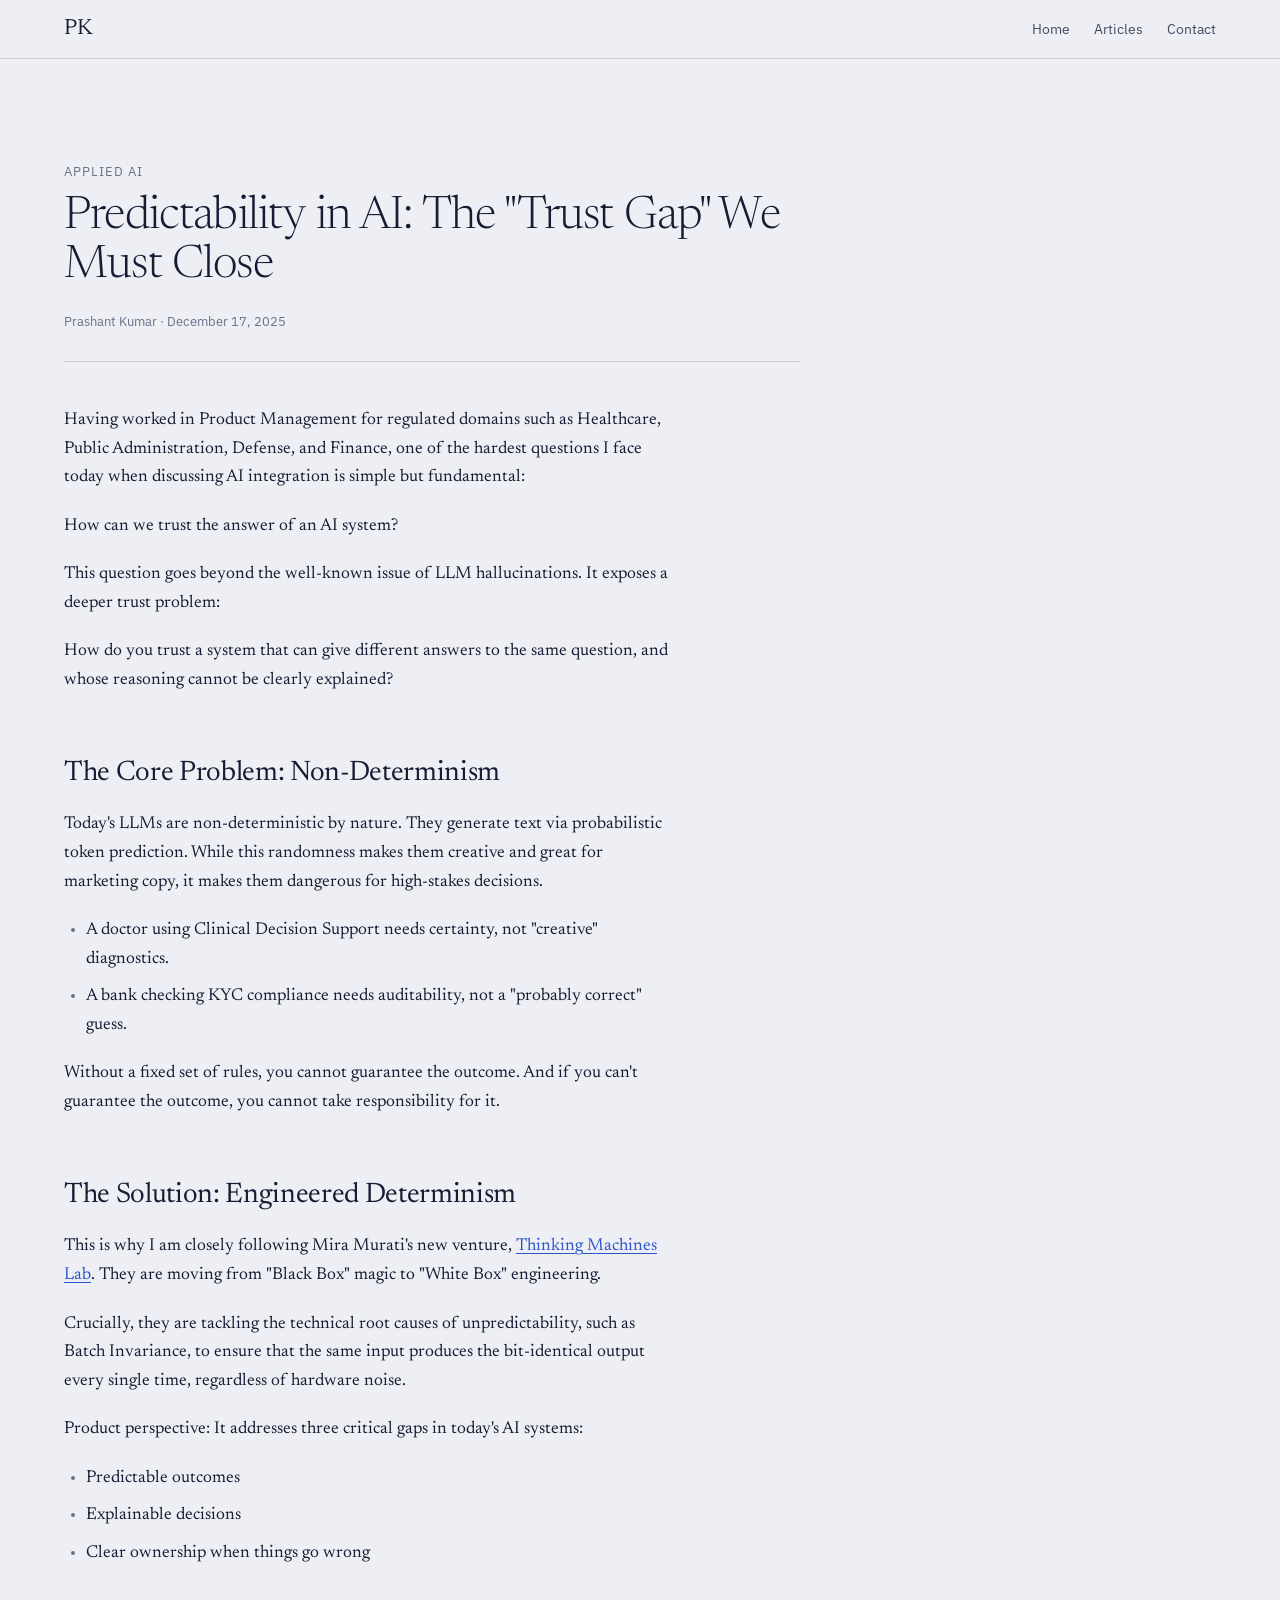
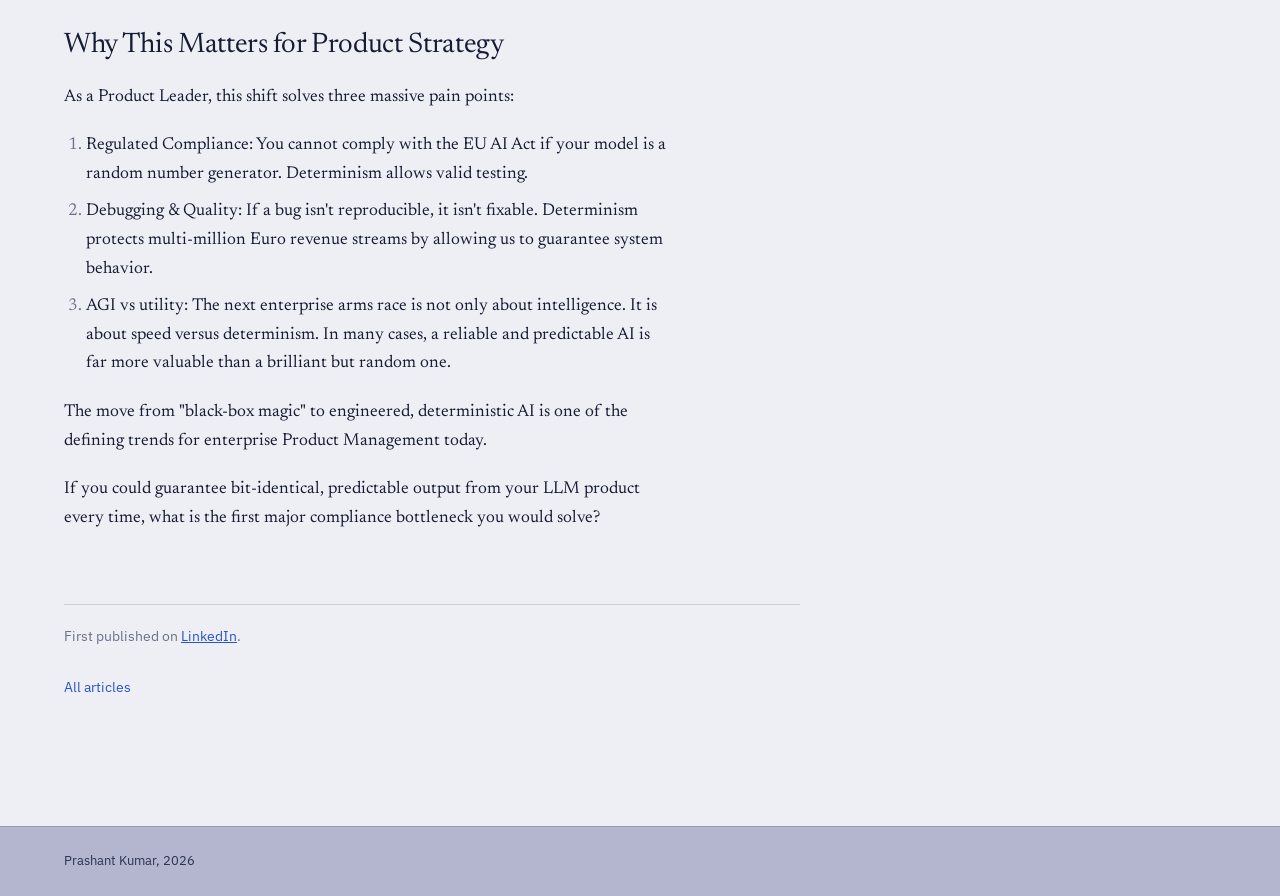
<file: articles/predictability-in-ai-the-trust-gap.html>
<!doctype html>
<html lang="en">
<head>
  <meta charset="utf-8">
  <meta name="viewport" content="width=device-width, initial-scale=1, viewport-fit=cover">
  <title>Predictability in AI: The &quot;Trust Gap&quot; We Must Close | Prashant Kumar</title>
  <meta name="description" content="Having worked in Product Management for regulated domains such as Healthcare, Public Administration, Defense, and Finance, one of the hardest questions I face today when discussing AI integration is simple but fundamental: How can we trust the answer of an AI system?">
  <link rel="canonical" href="https://www.pkumarpmleader.com/articles/predictability-in-ai-the-trust-gap.html">
  <meta name="theme-color" content="#eeeff4">

  <meta property="og:type" content="article">
  <meta property="og:url" content="https://www.pkumarpmleader.com/articles/predictability-in-ai-the-trust-gap.html">
  <meta property="og:title" content="Predictability in AI: The &quot;Trust Gap&quot; We Must Close">
  <meta property="og:description" content="Having worked in Product Management for regulated domains such as Healthcare, Public Administration, Defense, and Finance, one of the hardest questions I face today when discussing AI integration is simple but fundamental: How can we trust the answer of an AI system?">
  <meta property="og:image" content="https://www.pkumarpmleader.com/assets/og-image.jpg">
  <meta property="og:image:width" content="1200">
  <meta property="og:image:height" content="630">
  <meta name="twitter:card" content="summary_large_image">

  <link rel="icon" href="/favicon.svg" type="image/svg+xml">
  <link rel="apple-touch-icon" href="/assets/apple-touch-icon.png">

  <link rel="preconnect" href="https://fonts.googleapis.com">
  <link rel="preconnect" href="https://fonts.gstatic.com" crossorigin>
  <link href="https://fonts.googleapis.com/css2?family=IBM+Plex+Sans:wght@400;500&family=Newsreader:ital,opsz,wght@0,6..72,300;0,6..72,400;1,6..72,300&display=swap" rel="stylesheet">
  <link rel="stylesheet" href="/styles.css">
  <link rel="stylesheet" href="/articles/articles.css">

  <script type="application/ld+json">
  {
    "@context": "https://schema.org",
    "@type": "BlogPosting",
    "headline": "Predictability in AI: The \"Trust Gap\" We Must Close",
    "datePublished": "2025-12-17",
    "description": "Having worked in Product Management for regulated domains such as Healthcare, Public Administration, Defense, and Finance, one of the hardest questions I face today when discussing AI integration is simple but fundamental: How can we trust the answer of an AI system?",
    "url": "https://www.pkumarpmleader.com/articles/predictability-in-ai-the-trust-gap.html",
    "mainEntityOfPage": "https://www.pkumarpmleader.com/articles/predictability-in-ai-the-trust-gap.html",
    "author": {
      "@type": "Person",
      "name": "Prashant Kumar",
      "url": "https://www.pkumarpmleader.com/"
    },
    "publisher": {
      "@type": "Person",
      "name": "Prashant Kumar"
    },
    "image": "https://www.pkumarpmleader.com/assets/og-image.jpg"
  }
  </script>
</head>
<body>
  <a class="skip" href="#main">Skip to content</a>

  <header class="page-head">
    <div class="page-head-inner">
      <a class="page-mark" href="/" aria-label="Prashant Kumar, home">PK</a>
      <nav aria-label="Sections">
        <a href="/">Home</a>
        <a href="/articles/">Articles</a>
        <a href="/#contact">Contact</a>
      </nav>
    </div>
  </header>

  <main id="main" class="page">
    <article class="article">
      <p class="kicker">Applied AI</p>
      <h1 class="article-title">Predictability in AI: The &quot;Trust Gap&quot; We Must Close</h1>
      <p class="article-meta">Prashant Kumar &middot; December 17, 2025</p>

      <div class="article-body">
        <p>Having worked in Product Management for regulated domains such as Healthcare, Public Administration, Defense, and Finance, one of the hardest questions I face today when discussing AI integration is simple but fundamental:</p>
        <p>How can we trust the answer of an AI system?</p>
        <p>This question goes beyond the well-known issue of LLM hallucinations. It exposes a deeper trust problem:</p>
        <p>How do you trust a system that can give different answers to the same question, and whose reasoning cannot be clearly explained?</p>
        <h2>The Core Problem: Non-Determinism</h2>
        <p>Today's LLMs are non-deterministic by nature. They generate text via probabilistic token prediction. While this randomness makes them creative and great for marketing copy, it makes them dangerous for high-stakes decisions.</p>
        <ul>
          <li>A doctor using Clinical Decision Support needs certainty, not "creative" diagnostics.</li>
          <li>A bank checking KYC compliance needs auditability, not a "probably correct" guess.</li>
        </ul>
        <p>Without a fixed set of rules, you cannot guarantee the outcome. And if you can't guarantee the outcome, you cannot take responsibility for it.</p>
        <h2>The Solution: Engineered Determinism</h2>
        <p>This is why I am closely following Mira Murati's new venture, <a href="https://thinkingmachines.ai/blog/defeating-nondeterminism-in-llm-inference/">Thinking Machines Lab</a>. They are moving from "Black Box" magic to "White Box" engineering.</p>
        <p>Crucially, they are tackling the technical root causes of unpredictability, such as Batch Invariance, to ensure that the same input produces the bit-identical output every single time, regardless of hardware noise.</p>
        <p>Product perspective: It addresses three critical gaps in today's AI systems:</p>
        <ul>
          <li>Predictable outcomes</li>
          <li>Explainable decisions</li>
          <li>Clear ownership when things go wrong</li>
        </ul>
        <h2>Why This Matters for Product Strategy</h2>
        <p>As a Product Leader, this shift solves three massive pain points:</p>
        <ol>
          <li>Regulated Compliance: You cannot comply with the EU AI Act if your model is a random number generator. Determinism allows valid testing.</li>
          <li>Debugging &amp; Quality: If a bug isn't reproducible, it isn't fixable. Determinism protects multi-million Euro revenue streams by allowing us to guarantee system behavior.</li>
          <li>AGI vs utility: The next enterprise arms race is not only about intelligence. It is about speed versus determinism. In many cases, a reliable and predictable AI is far more valuable than a brilliant but random one.</li>
        </ol>
        <p>The move from "black-box magic" to engineered, deterministic AI is one of the defining trends for enterprise Product Management today.</p>
        <p>If you could guarantee bit-identical, predictable output from your LLM product every time, what is the first major compliance bottleneck you would solve?</p>
      </div>

      <p class="article-source">First published on <a href="https://www.linkedin.com/pulse/predictability-ai-trust-gap-we-must-close-prashant-kumar-ugene/" rel="noopener">LinkedIn</a>.</p>
    </article>

    <p class="article-back"><a href="/articles/">All articles</a></p>
  </main>

  <footer class="footer">
    <p>Prashant Kumar, 2026</p>
  </footer>
</body>
</html>
</file>
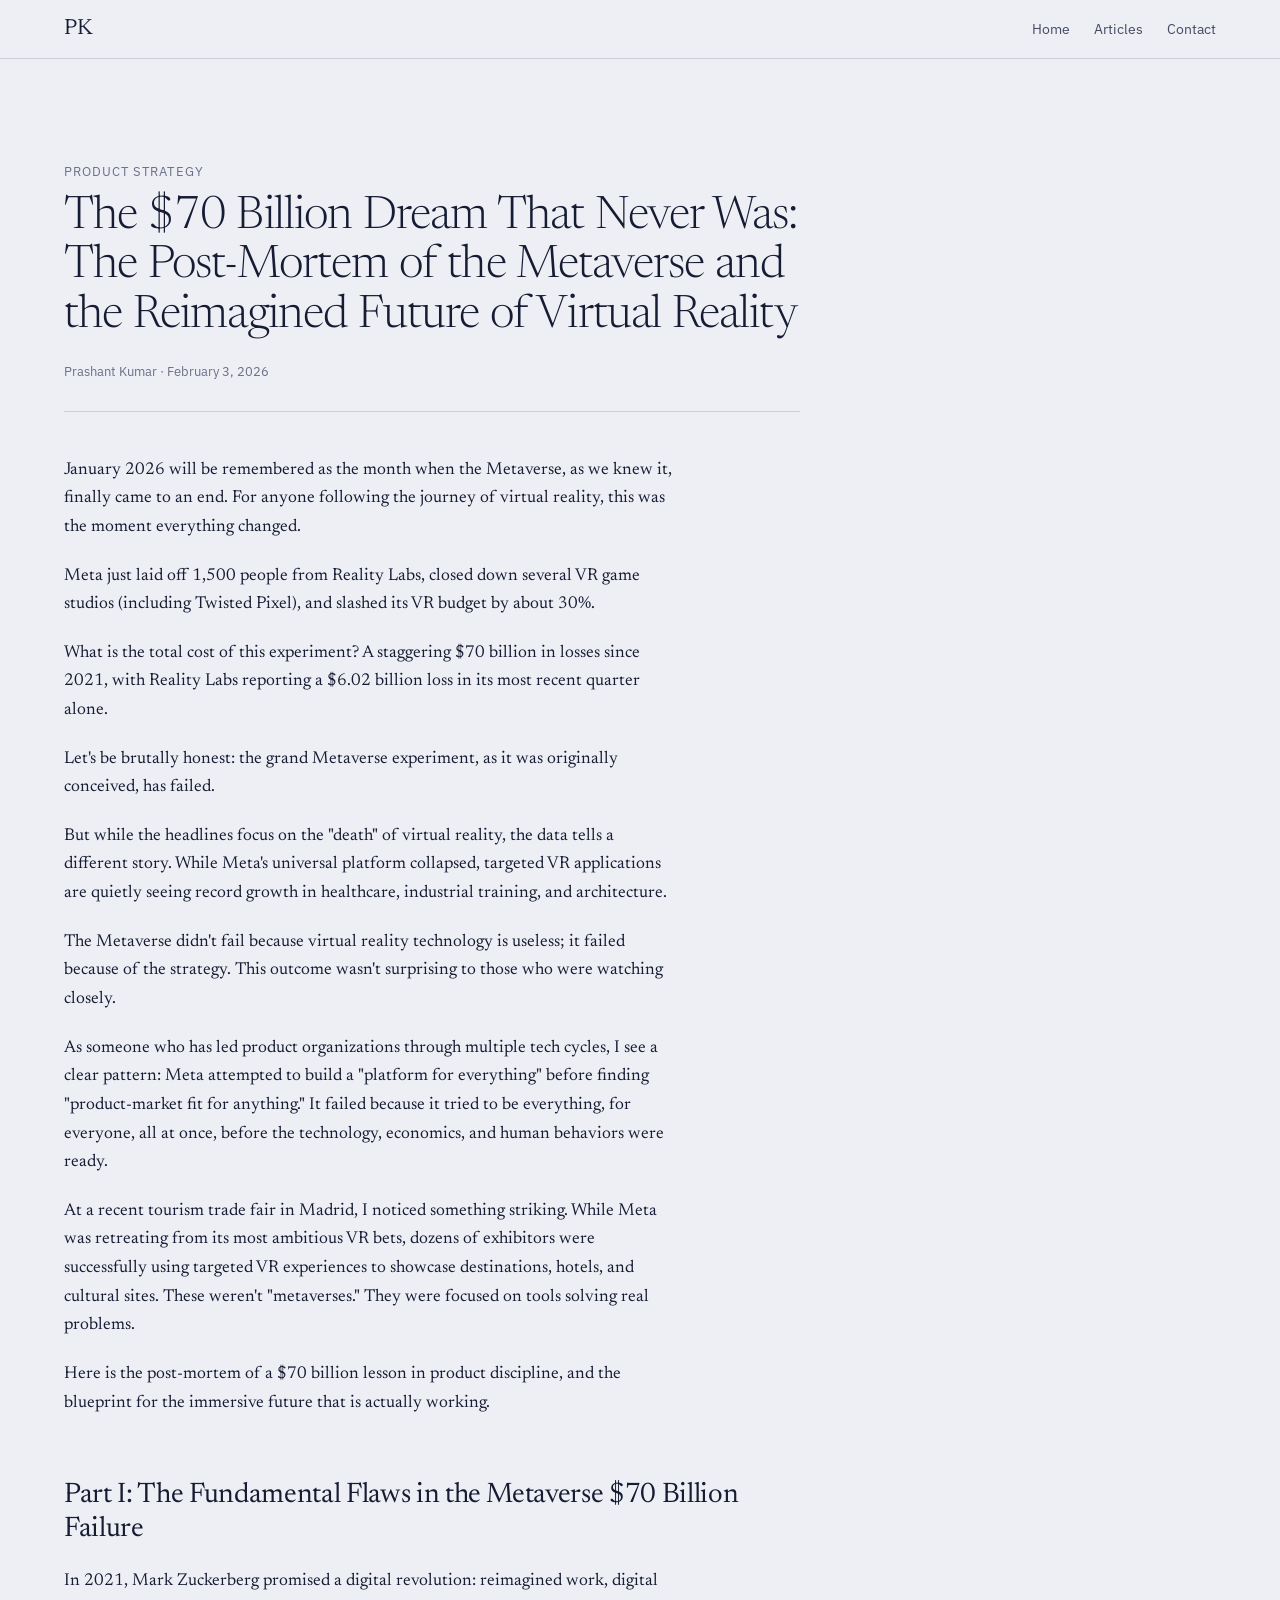
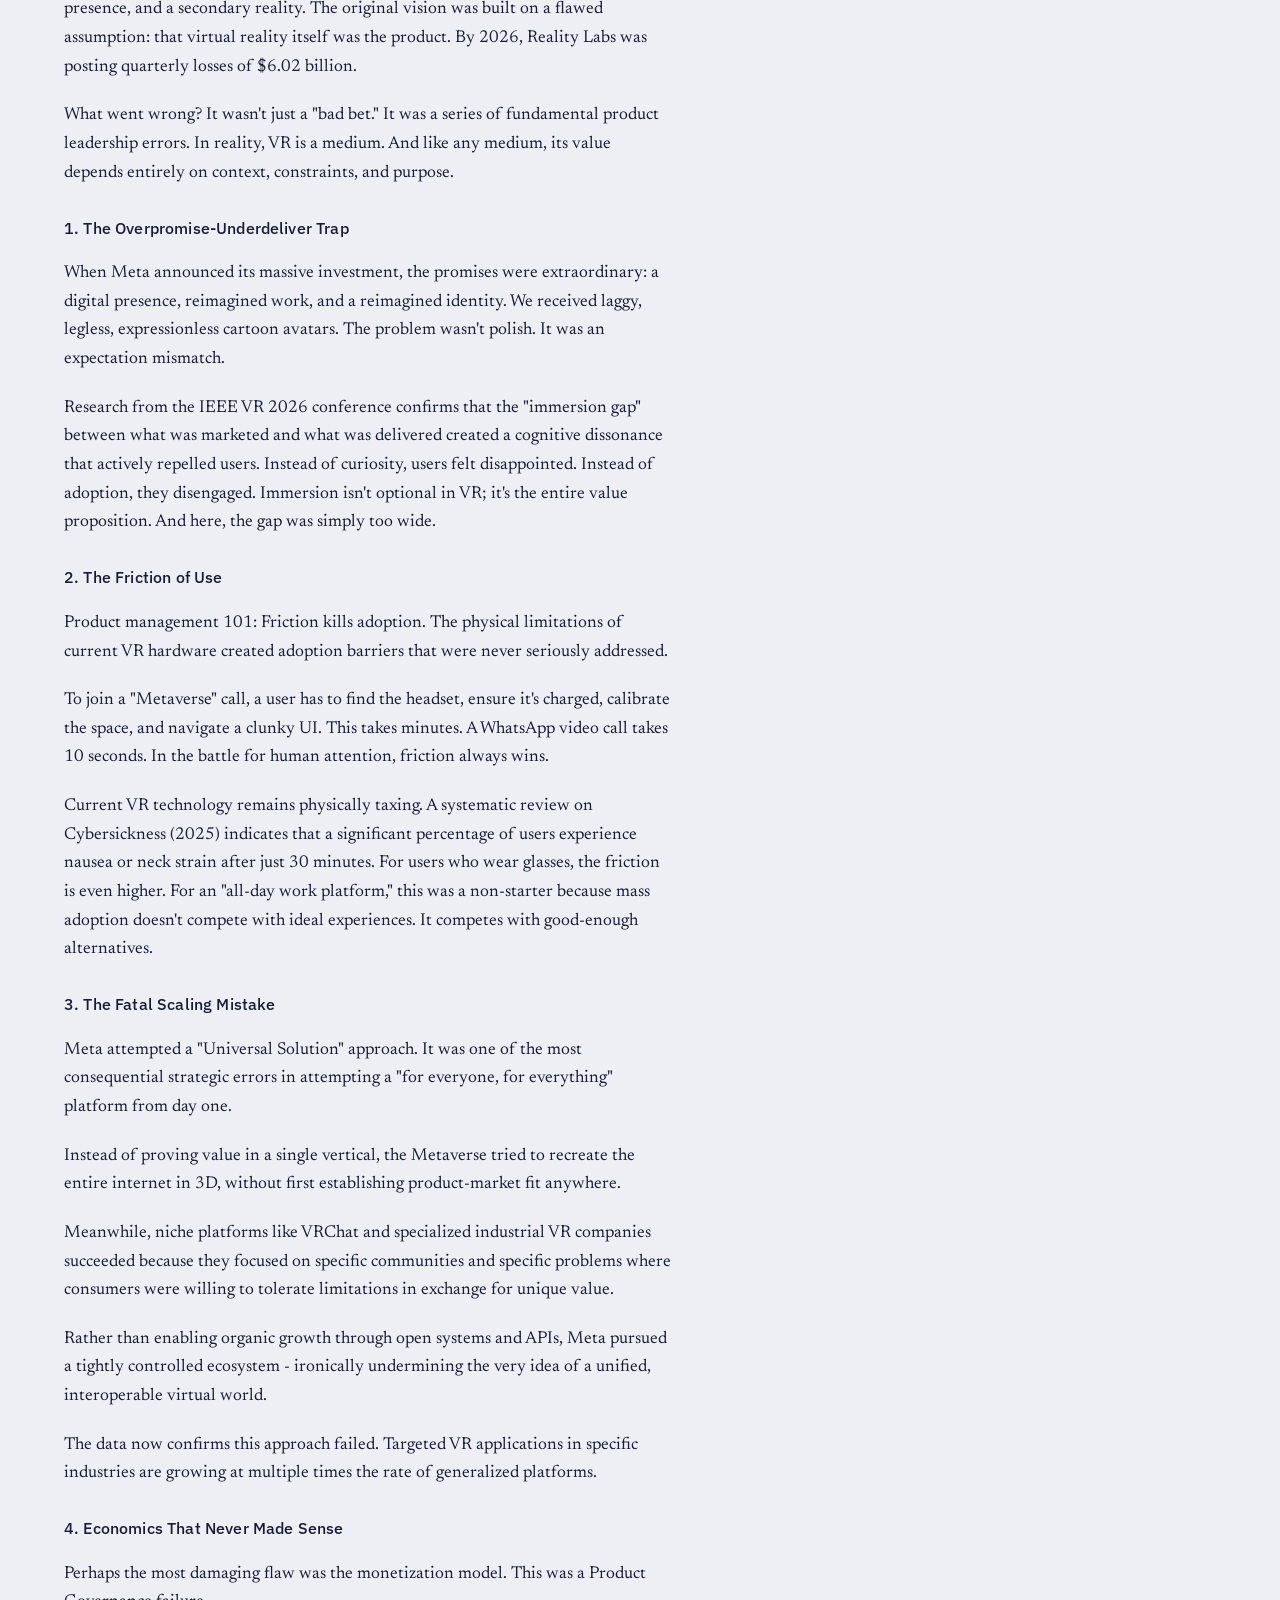
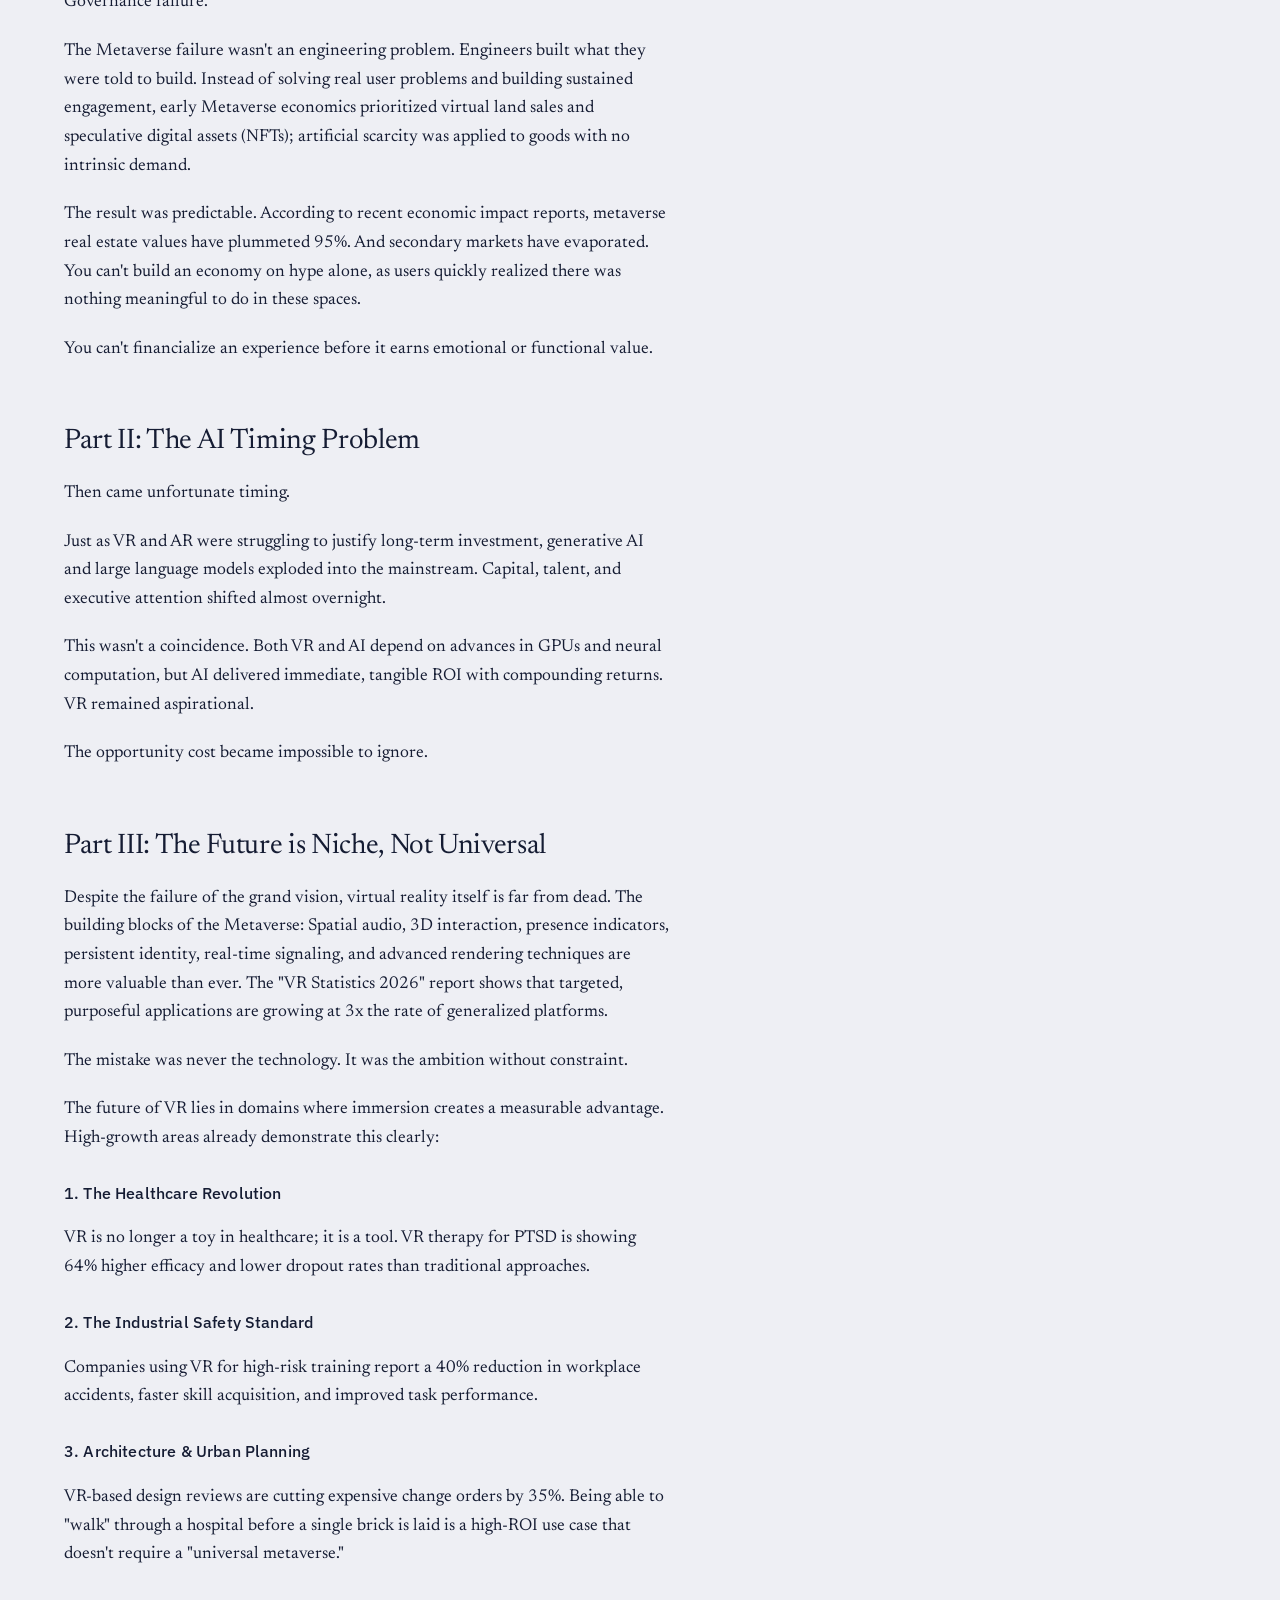
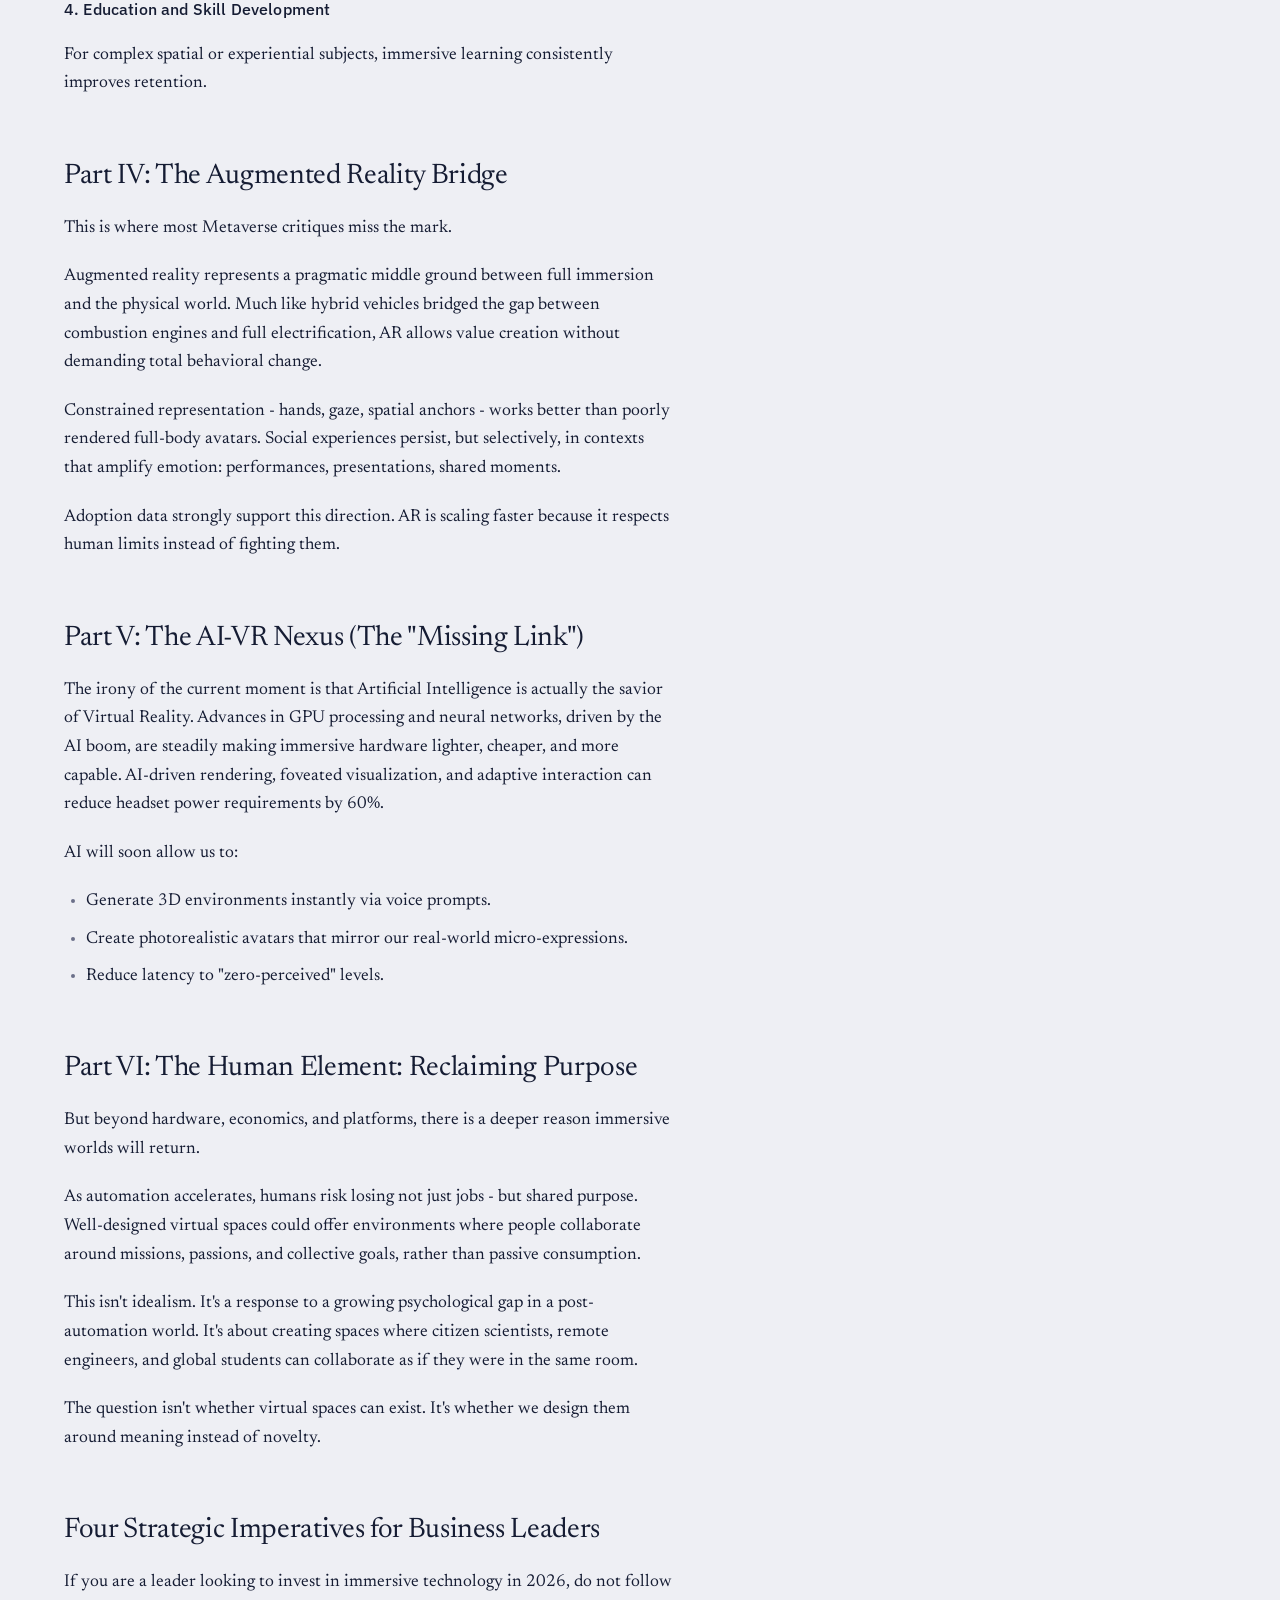
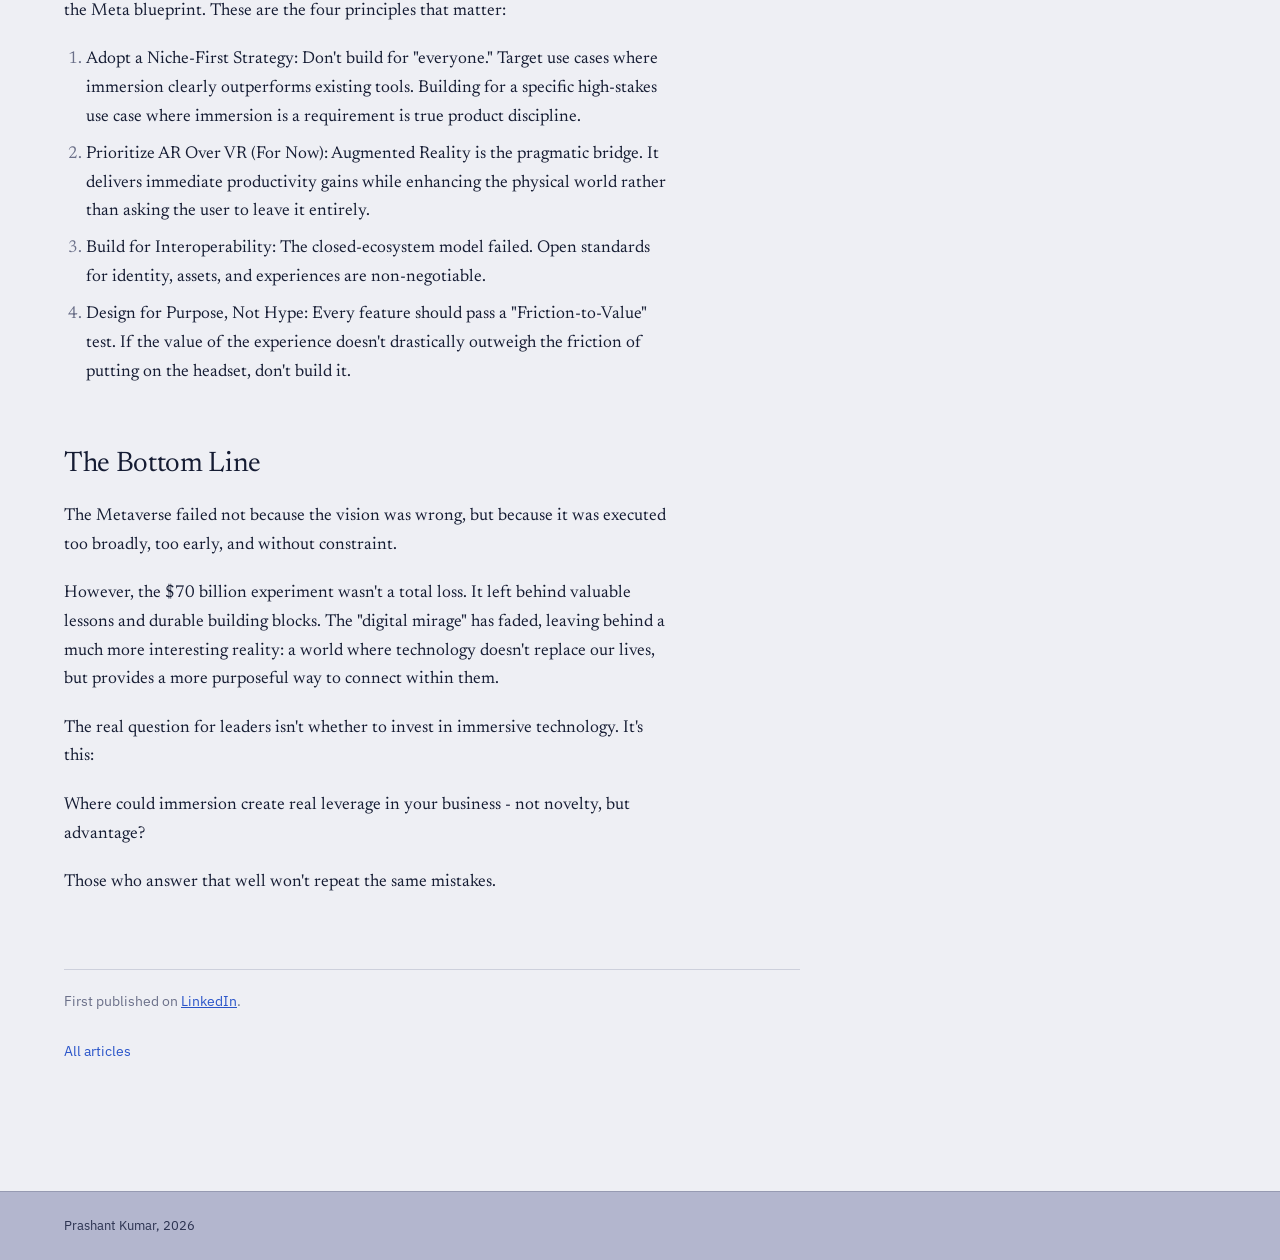
<file: articles/the-70-billion-metaverse-post-mortem.html>
<!doctype html>
<html lang="en">
<head>
  <meta charset="utf-8">
  <meta name="viewport" content="width=device-width, initial-scale=1, viewport-fit=cover">
  <title>The $70 Billion Dream That Never Was: The Post-Mortem of the Metaverse and the Reimagined Future of Virtual Reality | Prashant Kumar</title>
  <meta name="description" content="January 2026 will be remembered as the month when the Metaverse, as we knew it, finally came to an end. For anyone following the journey of virtual reality, this was the moment everything changed.">
  <link rel="canonical" href="https://www.pkumarpmleader.com/articles/the-70-billion-metaverse-post-mortem.html">
  <meta name="theme-color" content="#eeeff4">

  <meta property="og:type" content="article">
  <meta property="og:url" content="https://www.pkumarpmleader.com/articles/the-70-billion-metaverse-post-mortem.html">
  <meta property="og:title" content="The $70 Billion Dream That Never Was: The Post-Mortem of the Metaverse and the Reimagined Future of Virtual Reality">
  <meta property="og:description" content="January 2026 will be remembered as the month when the Metaverse, as we knew it, finally came to an end. For anyone following the journey of virtual reality, this was the moment everything changed.">
  <meta property="og:image" content="https://www.pkumarpmleader.com/assets/og-image.jpg">
  <meta property="og:image:width" content="1200">
  <meta property="og:image:height" content="630">
  <meta name="twitter:card" content="summary_large_image">

  <link rel="icon" href="/favicon.svg" type="image/svg+xml">
  <link rel="apple-touch-icon" href="/assets/apple-touch-icon.png">

  <link rel="preconnect" href="https://fonts.googleapis.com">
  <link rel="preconnect" href="https://fonts.gstatic.com" crossorigin>
  <link href="https://fonts.googleapis.com/css2?family=IBM+Plex+Sans:wght@400;500&family=Newsreader:ital,opsz,wght@0,6..72,300;0,6..72,400;1,6..72,300&display=swap" rel="stylesheet">
  <link rel="stylesheet" href="/styles.css">
  <link rel="stylesheet" href="/articles/articles.css">

  <script type="application/ld+json">
  {
    "@context": "https://schema.org",
    "@type": "BlogPosting",
    "headline": "The $70 Billion Dream That Never Was: The Post-Mortem of the Metaverse and the Reimagined Future of Virtual Reality",
    "datePublished": "2026-02-03",
    "description": "January 2026 will be remembered as the month when the Metaverse, as we knew it, finally came to an end. For anyone following the journey of virtual reality, this was the moment everything changed.",
    "url": "https://www.pkumarpmleader.com/articles/the-70-billion-metaverse-post-mortem.html",
    "mainEntityOfPage": "https://www.pkumarpmleader.com/articles/the-70-billion-metaverse-post-mortem.html",
    "author": {
      "@type": "Person",
      "name": "Prashant Kumar",
      "url": "https://www.pkumarpmleader.com/"
    },
    "publisher": {
      "@type": "Person",
      "name": "Prashant Kumar"
    },
    "image": "https://www.pkumarpmleader.com/assets/og-image.jpg"
  }
  </script>
</head>
<body>
  <a class="skip" href="#main">Skip to content</a>

  <header class="page-head">
    <div class="page-head-inner">
      <a class="page-mark" href="/" aria-label="Prashant Kumar, home">PK</a>
      <nav aria-label="Sections">
        <a href="/">Home</a>
        <a href="/articles/">Articles</a>
        <a href="/#contact">Contact</a>
      </nav>
    </div>
  </header>

  <main id="main" class="page">
    <article class="article">
      <p class="kicker">Product strategy</p>
      <h1 class="article-title">The $70 Billion Dream That Never Was: The Post-Mortem of the Metaverse and the Reimagined Future of Virtual Reality</h1>
      <p class="article-meta">Prashant Kumar &middot; February 3, 2026</p>

      <div class="article-body">
        <p>January 2026 will be remembered as the month when the Metaverse, as we knew it, finally came to an end. For anyone following the journey of virtual reality, this was the moment everything changed.</p>
        <p>Meta just laid off 1,500 people from Reality Labs, closed down several VR game studios (including Twisted Pixel), and slashed its VR budget by about 30%.</p>
        <p>What is the total cost of this experiment? A staggering $70 billion in losses since 2021, with Reality Labs reporting a $6.02 billion loss in its most recent quarter alone.</p>
        <p>Let's be brutally honest: the grand Metaverse experiment, as it was originally conceived, has failed.</p>
        <p>But while the headlines focus on the "death" of virtual reality, the data tells a different story. While Meta's universal platform collapsed, targeted VR applications are quietly seeing record growth in healthcare, industrial training, and architecture.</p>
        <p>The Metaverse didn't fail because virtual reality technology is useless; it failed because of the strategy. This outcome wasn't surprising to those who were watching closely.</p>
        <p>As someone who has led product organizations through multiple tech cycles, I see a clear pattern: Meta attempted to build a "platform for everything" before finding "product-market fit for anything." It failed because it tried to be everything, for everyone, all at once, before the technology, economics, and human behaviors were ready.</p>
        <p>At a recent tourism trade fair in Madrid, I noticed something striking. While Meta was retreating from its most ambitious VR bets, dozens of exhibitors were successfully using targeted VR experiences to showcase destinations, hotels, and cultural sites. These weren't "metaverses." They were focused on tools solving real problems.</p>
        <p>Here is the post-mortem of a $70 billion lesson in product discipline, and the blueprint for the immersive future that is actually working.</p>
        <h2>Part I: The Fundamental Flaws in the Metaverse $70 Billion Failure</h2>
        <p>In 2021, Mark Zuckerberg promised a digital revolution: reimagined work, digital presence, and a secondary reality. The original vision was built on a flawed assumption: that virtual reality itself was the product. By 2026, Reality Labs was posting quarterly losses of $6.02 billion.</p>
        <p>What went wrong? It wasn't just a "bad bet." It was a series of fundamental product leadership errors. In reality, VR is a medium. And like any medium, its value depends entirely on context, constraints, and purpose.</p>
        <h3>1. The Overpromise-Underdeliver Trap</h3>
        <p>When Meta announced its massive investment, the promises were extraordinary: a digital presence, reimagined work, and a reimagined identity. We received laggy, legless, expressionless cartoon avatars. The problem wasn't polish. It was an expectation mismatch.</p>
        <p>Research from the IEEE VR 2026 conference confirms that the "immersion gap" between what was marketed and what was delivered created a cognitive dissonance that actively repelled users. Instead of curiosity, users felt disappointed. Instead of adoption, they disengaged. Immersion isn't optional in VR; it's the entire value proposition. And here, the gap was simply too wide.</p>
        <h3>2. The Friction of Use</h3>
        <p>Product management 101: Friction kills adoption. The physical limitations of current VR hardware created adoption barriers that were never seriously addressed.</p>
        <p>To join a "Metaverse" call, a user has to find the headset, ensure it's charged, calibrate the space, and navigate a clunky UI. This takes minutes. A WhatsApp video call takes 10 seconds. In the battle for human attention, friction always wins.</p>
        <p>Current VR technology remains physically taxing. A systematic review on Cybersickness (2025) indicates that a significant percentage of users experience nausea or neck strain after just 30 minutes. For users who wear glasses, the friction is even higher. For an "all-day work platform," this was a non-starter because mass adoption doesn't compete with ideal experiences. It competes with good-enough alternatives.</p>
        <h3>3. The Fatal Scaling Mistake</h3>
        <p>Meta attempted a "Universal Solution" approach. It was one of the most consequential strategic errors in attempting a "for everyone, for everything" platform from day one.</p>
        <p>Instead of proving value in a single vertical, the Metaverse tried to recreate the entire internet in 3D, without first establishing product-market fit anywhere.</p>
        <p>Meanwhile, niche platforms like VRChat and specialized industrial VR companies succeeded because they focused on specific communities and specific problems where consumers were willing to tolerate limitations in exchange for unique value.</p>
        <p>Rather than enabling organic growth through open systems and APIs, Meta pursued a tightly controlled ecosystem - ironically undermining the very idea of a unified, interoperable virtual world.</p>
        <p>The data now confirms this approach failed. Targeted VR applications in specific industries are growing at multiple times the rate of generalized platforms.</p>
        <h3>4. Economics That Never Made Sense</h3>
        <p>Perhaps the most damaging flaw was the monetization model. This was a Product Governance failure.</p>
        <p>The Metaverse failure wasn't an engineering problem. Engineers built what they were told to build. Instead of solving real user problems and building sustained engagement, early Metaverse economics prioritized virtual land sales and speculative digital assets (NFTs); artificial scarcity was applied to goods with no intrinsic demand.</p>
        <p>The result was predictable. According to recent economic impact reports, metaverse real estate values have plummeted 95%. And secondary markets have evaporated. You can't build an economy on hype alone, as users quickly realized there was nothing meaningful to do in these spaces.</p>
        <p>You can't financialize an experience before it earns emotional or functional value.</p>
        <h2>Part II: The AI Timing Problem</h2>
        <p>Then came unfortunate timing.</p>
        <p>Just as VR and AR were struggling to justify long-term investment, generative AI and large language models exploded into the mainstream. Capital, talent, and executive attention shifted almost overnight.</p>
        <p>This wasn't a coincidence. Both VR and AI depend on advances in GPUs and neural computation, but AI delivered immediate, tangible ROI with compounding returns. VR remained aspirational.</p>
        <p>The opportunity cost became impossible to ignore.</p>
        <h2>Part III: The Future is Niche, Not Universal</h2>
        <p>Despite the failure of the grand vision, virtual reality itself is far from dead. The building blocks of the Metaverse: Spatial audio, 3D interaction, presence indicators, persistent identity, real-time signaling, and advanced rendering techniques are more valuable than ever. The "VR Statistics 2026" report shows that targeted, purposeful applications are growing at 3x the rate of generalized platforms.</p>
        <p>The mistake was never the technology. It was the ambition without constraint.</p>
        <p>The future of VR lies in domains where immersion creates a measurable advantage. High-growth areas already demonstrate this clearly:</p>
        <h3>1. The Healthcare Revolution</h3>
        <p>VR is no longer a toy in healthcare; it is a tool. VR therapy for PTSD is showing 64% higher efficacy and lower dropout rates than traditional approaches.</p>
        <h3>2. The Industrial Safety Standard</h3>
        <p>Companies using VR for high-risk training report a 40% reduction in workplace accidents, faster skill acquisition, and improved task performance.</p>
        <h3>3. Architecture &amp; Urban Planning</h3>
        <p>VR-based design reviews are cutting expensive change orders by 35%. Being able to "walk" through a hospital before a single brick is laid is a high-ROI use case that doesn't require a "universal metaverse."</p>
        <h3>4. Education and Skill Development</h3>
        <p>For complex spatial or experiential subjects, immersive learning consistently improves retention.</p>
        <h2>Part IV: The Augmented Reality Bridge</h2>
        <p>This is where most Metaverse critiques miss the mark.</p>
        <p>Augmented reality represents a pragmatic middle ground between full immersion and the physical world. Much like hybrid vehicles bridged the gap between combustion engines and full electrification, AR allows value creation without demanding total behavioral change.</p>
        <p>Constrained representation - hands, gaze, spatial anchors - works better than poorly rendered full-body avatars. Social experiences persist, but selectively, in contexts that amplify emotion: performances, presentations, shared moments.</p>
        <p>Adoption data strongly support this direction. AR is scaling faster because it respects human limits instead of fighting them.</p>
        <h2>Part V: The AI-VR Nexus (The "Missing Link")</h2>
        <p>The irony of the current moment is that Artificial Intelligence is actually the savior of Virtual Reality. Advances in GPU processing and neural networks, driven by the AI boom, are steadily making immersive hardware lighter, cheaper, and more capable. AI-driven rendering, foveated visualization, and adaptive interaction can reduce headset power requirements by 60%.</p>
        <p>AI will soon allow us to:</p>
        <ul>
          <li>Generate 3D environments instantly via voice prompts.</li>
          <li>Create photorealistic avatars that mirror our real-world micro-expressions.</li>
          <li>Reduce latency to "zero-perceived" levels.</li>
        </ul>
        <h2>Part VI: The Human Element: Reclaiming Purpose</h2>
        <p>But beyond hardware, economics, and platforms, there is a deeper reason immersive worlds will return.</p>
        <p>As automation accelerates, humans risk losing not just jobs - but shared purpose. Well-designed virtual spaces could offer environments where people collaborate around missions, passions, and collective goals, rather than passive consumption.</p>
        <p>This isn't idealism. It's a response to a growing psychological gap in a post-automation world. It's about creating spaces where citizen scientists, remote engineers, and global students can collaborate as if they were in the same room.</p>
        <p>The question isn't whether virtual spaces can exist. It's whether we design them around meaning instead of novelty.</p>
        <h2>Four Strategic Imperatives for Business Leaders</h2>
        <p>If you are a leader looking to invest in immersive technology in 2026, do not follow the Meta blueprint. These are the four principles that matter:</p>
        <ol>
          <li>Adopt a Niche-First Strategy: Don't build for "everyone." Target use cases where immersion clearly outperforms existing tools. Building for a specific high-stakes use case where immersion is a requirement is true product discipline.</li>
          <li>Prioritize AR Over VR (For Now): Augmented Reality is the pragmatic bridge. It delivers immediate productivity gains while enhancing the physical world rather than asking the user to leave it entirely.</li>
          <li>Build for Interoperability: The closed-ecosystem model failed. Open standards for identity, assets, and experiences are non-negotiable.</li>
          <li>Design for Purpose, Not Hype: Every feature should pass a "Friction-to-Value" test. If the value of the experience doesn't drastically outweigh the friction of putting on the headset, don't build it.</li>
        </ol>
        <h2>The Bottom Line</h2>
        <p>The Metaverse failed not because the vision was wrong, but because it was executed too broadly, too early, and without constraint.</p>
        <p>However, the $70 billion experiment wasn't a total loss. It left behind valuable lessons and durable building blocks. The "digital mirage" has faded, leaving behind a much more interesting reality: a world where technology doesn't replace our lives, but provides a more purposeful way to connect within them.</p>
        <p>The real question for leaders isn't whether to invest in immersive technology. It's this:</p>
        <p>Where could immersion create real leverage in your business - not novelty, but advantage?</p>
        <p>Those who answer that well won't repeat the same mistakes.</p>
      </div>

      <p class="article-source">First published on <a href="https://www.linkedin.com/pulse/70-billion-dream-never-post-mortem-metaverse-reimagined-kumar-0hrje/" rel="noopener">LinkedIn</a>.</p>
    </article>

    <p class="article-back"><a href="/articles/">All articles</a></p>
  </main>

  <footer class="footer">
    <p>Prashant Kumar, 2026</p>
  </footer>
</body>
</html>
</file>
<file: styles.css>
/* Prashant Kumar, personal site.
   The cover is painted in the studio backdrop of his portrait (sampled from the
   photo: darker slate at the top, lighter lilac-grey at the bottom), so the
   photo has no edge. Everything after the cover is quiet: cool paper, the navy
   of the suit for ink, the cobalt of the tie only for links and focus. */

:root {
  --backdrop-top: #6f7590;
  --backdrop-bottom: #b3b6ce;
  --paper: #eeeff4;
  --paper-2: #e3e5ed;
  --ink: #151c33;
  --ink-2: #454b63;
  --ink-3: #6b7089;
  --rule: #cdd0dc;
  --cobalt: #2a55c9;
  --navy: #1b2340;

  --serif: "Newsreader", "Iowan Old Style", Georgia, serif;
  --sans: "IBM Plex Sans", system-ui, -apple-system, "Segoe UI", sans-serif;

  --gutter: clamp(20px, 5vw, 72px);
  --measure: 38rem;
}

*,
*::before,
*::after { box-sizing: border-box; }

html { scroll-behavior: smooth; -webkit-text-size-adjust: 100%; }

body {
  margin: 0;
  background: var(--paper);
  color: var(--ink);
  font: 400 17px/1.6 var(--sans);
  -webkit-font-smoothing: antialiased;
}

img { display: block; max-width: 100%; height: auto; }

a { color: inherit; }

:focus-visible {
  outline: 2px solid var(--cobalt);
  outline-offset: 3px;
  border-radius: 2px;
}

h1, h2, h3 { margin: 0; font-weight: 400; }
p { margin: 0; }

.visually-hidden {
  position: absolute;
  width: 1px; height: 1px;
  overflow: hidden;
  clip: rect(0 0 0 0);
  white-space: nowrap;
}

.skip {
  position: absolute;
  left: 12px; top: -60px;
  z-index: 20;
  padding: 10px 14px;
  background: var(--ink);
  color: var(--paper);
  text-decoration: none;
}
.skip:focus { top: 12px; }

/* ---------- cover ---------- */

.cover {
  position: relative;
  min-height: 100svh;
  overflow: hidden;
  background: linear-gradient(180deg, var(--backdrop-top) 0%, #9397b2 45%, var(--backdrop-bottom) 100%);
  color: var(--ink);
}

.cover-photo img {
  position: absolute;
  right: 0;
  bottom: 0;
  width: auto;
  height: min(96svh, 125vw);
  max-width: none;
  /* the photo's own backdrop matches the cover; fade its left and top edges
     into it so no rectangle shows */
  -webkit-mask-image: linear-gradient(90deg, transparent 0, #000 16%), linear-gradient(180deg, transparent 0, #000 10%);
  -webkit-mask-composite: source-in;
  mask-image: linear-gradient(90deg, transparent 0, #000 16%), linear-gradient(180deg, transparent 0, #000 10%);
  mask-composite: intersect;
}

.cover-nav {
  position: absolute;
  inset: 0 0 auto 0;
  z-index: 2;
  display: flex;
  align-items: center;
  justify-content: space-between;
  padding: calc(22px + env(safe-area-inset-top, 0px)) var(--gutter) 0;
}

.cover-mark {
  font: 400 22px/1 var(--serif);
  letter-spacing: 0.02em;
  text-decoration: none;
  color: #f4f5fa;
}

.cover-nav ul {
  display: flex;
  gap: 28px;
  margin: 0;
  padding: 0;
  list-style: none;
}

.cover-nav ul a {
  font-size: 14px;
  color: #eef0f7;
  text-decoration: none;
  opacity: 0.85;
}
.cover-nav ul a:hover { opacity: 1; text-decoration: underline; text-underline-offset: 4px; }

.cover-text {
  position: absolute;
  left: var(--gutter);
  bottom: clamp(48px, 9vh, 96px);
  z-index: 1;
  max-width: 34rem;
}

.cover-name {
  font-family: var(--serif);
  font-weight: 300;
  font-size: clamp(64px, 10.5vw, 176px);
  line-height: 0.84;
  letter-spacing: -0.035em;
  font-variation-settings: "opsz" 72;
}
.cover-name span { display: block; }

.cover-role {
  margin-top: 28px;
  font: 400 clamp(20px, 2vw, 26px)/1.25 var(--serif);
  max-width: 22ch;
}

.cover-creds {
  margin-top: 14px;
  max-width: 34ch;
  font-size: 15px;
  line-height: 1.5;
  color: #232a44;
}

/* one orchestrated entrance: the name rises, then the rest settles in */
@media (prefers-reduced-motion: no-preference) {
  .cover-photo img { animation: photo-in 1.4s cubic-bezier(0.2, 0.7, 0.1, 1) both; }
  .cover-name span { animation: rise 1s cubic-bezier(0.2, 0.7, 0.1, 1) both; }
  .cover-name span + span { animation-delay: 0.08s; }
  .cover-role, .cover-creds, .cover-nav { animation: settle 0.9s ease-out 0.45s both; }

  @keyframes photo-in { from { opacity: 0; transform: scale(1.02); } }
  @keyframes rise { from { opacity: 0; transform: translateY(0.25em); } }
  @keyframes settle { from { opacity: 0; } }
}

/* ---------- intro ---------- */

main > section { padding-inline: var(--gutter); }

.intro {
  display: grid;
  grid-template-columns: minmax(0, 1.1fr) minmax(0, 1fr);
  gap: 40px clamp(32px, 6vw, 96px);
  padding-block: clamp(72px, 11vw, 150px) clamp(56px, 8vw, 110px);
  max-width: 1320px;
  margin-inline: auto;
}

.intro-title {
  font: 300 clamp(34px, 4.2vw, 60px)/1.06 var(--serif);
  letter-spacing: -0.02em;
  max-width: 16ch;
}

.intro-body {
  display: grid;
  gap: 18px;
  align-content: start;
  max-width: var(--measure);
  color: var(--ink-2);
  padding-top: 8px;
}
.intro-body p:first-child { color: var(--ink); }

.figures {
  grid-column: 1 / -1;
  display: grid;
  grid-template-columns: repeat(4, minmax(0, 1fr));
  margin: clamp(24px, 4vw, 48px) 0 0;
  border-top: 1px solid var(--rule);
}

.figures div {
  padding: 26px 24px 0 0;
}
.figures div + div { padding-left: 24px; border-left: 1px solid var(--rule); }

.figures dt {
  font: 300 clamp(32px, 3.4vw, 48px)/1 var(--serif);
  letter-spacing: -0.02em;
  font-variant-numeric: lining-nums;
}

.figures dd {
  margin: 12px 0 0;
  max-width: 24ch;
  font-size: 14px;
  line-height: 1.45;
  color: var(--ink-3);
}

/* ---------- now ---------- */

.now {
  background: var(--navy);
  color: #dfe3f0;
}

.now-inner {
  max-width: 1320px;
  margin-inline: auto;
  padding-block: clamp(64px, 9vw, 120px);
  display: grid;
  grid-template-columns: minmax(0, 1fr) minmax(0, 1.2fr);
  gap: 24px clamp(32px, 6vw, 96px);
}

.now h2 {
  font: 300 clamp(28px, 3vw, 40px)/1.1 var(--serif);
  color: #ffffff;
  grid-row: span 2;
}

.now-lede {
  font: 400 clamp(21px, 2vw, 26px)/1.35 var(--serif);
  color: #ffffff;
  max-width: 34ch;
}

.now p:not(.now-lede) { max-width: var(--measure); color: #b9bfd6; }

/* ---------- talks, press and writing ---------- */

.appearances {
  max-width: 1320px;
  margin-inline: auto;
  padding-block: clamp(72px, 10vw, 130px) 0;
}

.appearances-head {
  display: flex;
  align-items: end;
  justify-content: space-between;
  gap: 20px;
  margin-bottom: 32px;
}

.appearances h2 {
  font: 300 clamp(30px, 3.4vw, 46px)/1.05 var(--serif);
  letter-spacing: -0.015em;
}

.rail-controls { display: flex; gap: 8px; }

.appearances-more {
  margin-top: 28px;
  font-size: 14px;
}

.appearances-more a { color: var(--cobalt); text-decoration: none; }
.appearances-more a:hover { text-decoration: underline; text-underline-offset: 4px; }

.rail-btn {
  width: 44px;
  height: 44px;
  display: grid;
  place-items: center;
  border: 1px solid var(--rule);
  border-radius: 50%;
  background: transparent;
  color: var(--ink);
  cursor: pointer;
  transition: background-color 0.2s, border-color 0.2s, opacity 0.2s;
}
.rail-btn:hover:not(:disabled) { background: var(--paper-2); border-color: var(--ink-3); }
.rail-btn:disabled { opacity: 0.35; cursor: default; }
.rail-btn svg { width: 18px; height: 18px; fill: none; stroke: currentColor; stroke-width: 1.6; }

.rail {
  display: grid;
  grid-auto-flow: column;
  grid-auto-columns: minmax(280px, calc((100% - 2 * 28px) / 3));
  gap: 28px;
  margin: 0;
  padding: 0 0 12px;
  list-style: none;
  overflow-x: auto;
  scroll-snap-type: x mandatory;
  scroll-behavior: smooth;
  scrollbar-width: none;
}
.rail::-webkit-scrollbar { display: none; }

.item {
  scroll-snap-align: start;
  display: flex;
  flex-direction: column;
}

.item-link {
  display: flex;
  flex-direction: column;
  text-decoration: none;
  color: inherit;
}

.item img,
.video {
  aspect-ratio: 4 / 3;
  width: 100%;
  object-fit: cover;
  background: var(--paper-2);
}

.item-link img { transition: filter 0.3s; }
.item-link:hover img { filter: brightness(0.92); }
.item-link:hover .item-title { text-decoration: underline; text-decoration-thickness: 1px; text-underline-offset: 4px; }

.item-meta {
  margin-top: 18px;
  font-size: 13px;
  color: var(--ink-3);
}

.item-title {
  margin-top: 6px;
  font: 400 22px/1.22 var(--serif);
  letter-spacing: -0.005em;
}

.item-source {
  margin-top: 10px;
  font-size: 14px;
  color: var(--cobalt);
}
a.item-source { text-decoration: none; }
a.item-source:hover { text-decoration: underline; }

.video { position: relative; overflow: hidden; }
.video img { position: absolute; inset: 0; height: 100%; }
.video iframe { position: absolute; inset: 0; width: 100%; height: 100%; border: 0; }

.video-play {
  position: absolute;
  inset: 0;
  margin: auto;
  width: 72px;
  height: 72px;
  display: grid;
  place-items: center;
  border: 0;
  border-radius: 50%;
  background: rgba(244, 245, 250, 0.92);
  color: var(--ink);
  cursor: pointer;
  transition: transform 0.2s;
}
.video-play:hover { transform: scale(1.06); }
.video-play svg { width: 26px; height: 26px; fill: currentColor; margin-left: 3px; }

/* ---------- experience ---------- */

.experience {
  max-width: 1320px;
  margin-inline: auto;
  padding-block: clamp(80px, 11vw, 150px) 0;
  display: grid;
  grid-template-columns: minmax(0, 1fr) minmax(0, 2.2fr);
  gap: 32px clamp(32px, 6vw, 96px);
}

.experience h2 {
  font: 300 clamp(30px, 3.4vw, 46px)/1.05 var(--serif);
  letter-spacing: -0.015em;
}

.roles { margin: 0; padding: 0; list-style: none; border-top: 1px solid var(--rule); }

.roles li {
  display: grid;
  grid-template-columns: 9.5rem minmax(0, 1fr);
  gap: 8px 24px;
  padding: 26px 0 28px;
  border-bottom: 1px solid var(--rule);
}

.role-when {
  padding-top: 5px;
  font-size: 14px;
  color: var(--ink-3);
  font-variant-numeric: tabular-nums;
}

.roles h3 {
  font: 400 22px/1.25 var(--serif);
}
.roles h3 span { color: var(--ink-3); }

.roles li p:not(.role-when) {
  margin-top: 8px;
  max-width: var(--measure);
  font-size: 16px;
  color: var(--ink-2);
}

/* ---------- teaching and education ---------- */

.learning {
  max-width: 1320px;
  margin-inline: auto;
  padding-block: clamp(80px, 10vw, 130px);
  display: grid;
  grid-template-columns: repeat(3, minmax(0, 1fr));
  gap: 40px clamp(28px, 4vw, 64px);
}

.learning h3 {
  font: 300 26px/1.1 var(--serif);
  padding-bottom: 14px;
  border-bottom: 1px solid var(--rule);
}
.learning h3 + ul,
.learning h3 + p { margin-top: 16px; }
.learning ul + h3 { margin-top: 40px; }

.learning ul { margin: 0; padding: 0; list-style: none; display: grid; gap: 16px; }

.learning li,
.learning-col > p {
  font-size: 15px;
  line-height: 1.5;
  color: var(--ink-2);
}

.learning strong {
  display: block;
  font-weight: 500;
  color: var(--ink);
}

/* ---------- contact ---------- */

.contact {
  background: linear-gradient(180deg, var(--backdrop-top) 0%, var(--backdrop-bottom) 100%);
  padding-block: clamp(80px, 11vw, 150px) calc(clamp(80px, 11vw, 150px) + 40px);
}

.contact > * { max-width: 1320px; margin-inline: auto; }

.contact-kicker {
  font: 400 18px/1.45 var(--serif);
  color: #1f2640;
  max-width: 44ch;
  margin-left: 0;
}

.contact h2 {
  margin-top: 22px;
  font: 300 clamp(36px, 5vw, 76px)/1.02 var(--serif);
  letter-spacing: -0.025em;
  max-width: 20ch;
  margin-left: 0;
}

.contact-links {
  margin-top: clamp(40px, 5vw, 64px);
  margin-left: 0;
  max-width: 44rem;
  padding: 0;
  list-style: none;
  border-top: 1px solid rgba(21, 28, 51, 0.25);
}

.contact-links a {
  display: flex;
  justify-content: space-between;
  gap: 16px;
  padding: 18px 2px;
  border-bottom: 1px solid rgba(21, 28, 51, 0.25);
  text-decoration: none;
  font-size: 16px;
}
.contact-links a span:first-child { color: #2b3250; }
.contact-links a span:last-child { text-align: right; overflow-wrap: anywhere; }
.contact-links a:hover span:last-child { text-decoration: underline; text-underline-offset: 4px; }

.contact-note {
  margin-top: 28px;
  margin-left: 0;
  font-size: 14px;
  color: #262d47;
}

.footer {
  display: flex;
  justify-content: space-between;
  gap: 16px;
  flex-wrap: wrap;
  padding: 24px var(--gutter) calc(24px + env(safe-area-inset-bottom, 0px));
  background: var(--backdrop-bottom);
  border-top: 1px solid rgba(21, 28, 51, 0.18);
  font-size: 13px;
  color: #2b3250;
}

/* ---------- dock: save and share, where the thumb is ---------- */

/* the dock is for phones, where people land from the NFC card; on a desktop
   the contact section carries the same actions */
.dock {
  display: none;
  position: fixed;
  right: var(--gutter);
  bottom: calc(20px + env(safe-area-inset-bottom, 0px));
  z-index: 10;
  display: flex;
  gap: 8px;
}

.dock-btn {
  display: inline-flex;
  align-items: center;
  justify-content: center;
  min-height: 46px;
  padding: 0 20px;
  border: 1px solid var(--ink);
  border-radius: 999px;
  background: rgba(238, 239, 244, 0.9);
  -webkit-backdrop-filter: blur(10px);
  backdrop-filter: blur(10px);
  color: var(--ink);
  font: 500 15px/1 var(--sans);
  text-decoration: none;
  cursor: pointer;
}
.dock-btn--solid { background: var(--ink); color: #f4f5fa; }
.dock-btn:hover { filter: brightness(1.15); }

@media (prefers-reduced-motion: no-preference) {
  .dock { animation: settle 0.9s ease-out 0.9s both; }
}

/* ---------- smaller screens ---------- */

@media (max-width: 1000px) {
  .rail { grid-auto-columns: minmax(260px, calc((100% - 28px) / 2)); }
  .figures { grid-template-columns: repeat(2, minmax(0, 1fr)); }
  .figures div:nth-child(3) { padding-left: 0; border-left: 0; }
  .figures div:nth-child(n + 3) { margin-top: 28px; }
  .experience { grid-template-columns: 1fr; }
  .learning { grid-template-columns: 1fr 1fr; }
}

@media (max-width: 760px) {
  body { font-size: 16px; }

  .cover-nav ul { display: none; }

  .cover {
    min-height: 0;
    height: auto;
    display: flex;
    flex-direction: column;
    justify-content: flex-end;
    padding-top: 0;
  }

  .cover-photo img {
    position: relative;
    height: auto;
    width: 118%;
    margin-left: auto;
    margin-right: -9%;
    -webkit-mask-image: linear-gradient(180deg, #000 52%, transparent 88%);
    mask-image: linear-gradient(180deg, #000 52%, transparent 88%);
  }

  .cover-text {
    position: relative;
    left: auto;
    bottom: auto;
    margin-top: -30vw;
    padding: 0 var(--gutter) 44px;
  }

  /* where the name still crosses the suit, cut each letter out of it */
  .cover-name span {
    -webkit-text-stroke: 0.06em #a9acc4;
    paint-order: stroke fill;
  }

  .cover-name { font-size: clamp(58px, 19vw, 96px); }
  .cover-role { margin-top: 20px; }

  .intro,
  .now-inner { grid-template-columns: 1fr; }
  .now h2 { grid-row: auto; }

  .figures div { padding-right: 12px; }
  .figures div + div { padding-left: 14px; }
  .figures dt { font-size: 32px; }

  .rail { grid-auto-columns: 82%; gap: 18px; }
  .rail-controls { display: none; }

  .roles li { grid-template-columns: 1fr; gap: 2px; }
  .role-when { padding-top: 0; }

  .learning { grid-template-columns: 1fr; }

  .contact-links a { flex-direction: column; gap: 2px; }
  .contact-links a span:last-child { text-align: left; }

  .dock {
    display: flex;
    left: 16px;
    right: 16px;
  }
  .dock-btn { flex: 1; }

  .footer { padding-bottom: calc(96px + env(safe-area-inset-bottom, 0px)); }
}
</file>
<file: articles/articles.css>
/* Articles section. Loaded after /styles.css, which supplies the tokens, the
   base type and the footer. Nothing is redefined here: the section borrows the
   home page's paper, navy ink, cobalt links and Newsreader/IBM Plex pairing, so
   an article reads as the same site with the cover taken off. */

/* ---------- slim head, standing in for the cover ---------- */

.page-head {
  border-bottom: 1px solid var(--rule);
  background: var(--paper);
}

.page-head-inner {
  display: flex;
  align-items: center;
  justify-content: space-between;
  gap: 20px;
  max-width: 1320px;
  margin-inline: auto;
  padding: calc(18px + env(safe-area-inset-top, 0px)) var(--gutter) 18px;
}

.page-mark {
  font: 400 22px/1 var(--serif);
  letter-spacing: 0.02em;
  color: var(--ink);
  text-decoration: none;
}

.page-head nav {
  display: flex;
  gap: 24px;
  font-size: 14px;
}

.page-head nav a {
  color: var(--ink-2);
  text-decoration: none;
}

.page-head nav a:hover { color: var(--ink); text-decoration: underline; text-underline-offset: 4px; }
.page-head nav a[aria-current="page"] { color: var(--ink); }

/* ---------- shared page frame ---------- */

.page {
  max-width: 1320px;
  margin-inline: auto;
  padding: clamp(56px, 8vw, 104px) var(--gutter) clamp(72px, 10vw, 128px);
}

.kicker {
  font-size: 13px;
  letter-spacing: 0.08em;
  text-transform: uppercase;
  color: var(--ink-3);
}

/* ---------- index: the list of articles ---------- */

.section-title {
  font: 300 clamp(34px, 4.2vw, 60px)/1.06 var(--serif);
  letter-spacing: -0.02em;
  margin-top: 10px;
  max-width: 16ch;
}

.section-lede {
  margin-top: 20px;
  max-width: var(--measure);
  color: var(--ink-2);
}

.listing {
  margin-top: clamp(40px, 6vw, 72px);
  border-top: 1px solid var(--rule);
}

.entry {
  display: grid;
  grid-template-columns: 11rem minmax(0, 1fr);
  gap: 8px clamp(24px, 4vw, 56px);
  padding: clamp(26px, 3.5vw, 40px) 0;
  border-bottom: 1px solid var(--rule);
  text-decoration: none;
  color: inherit;
}

.entry-meta {
  font-size: 13px;
  color: var(--ink-3);
  padding-top: 7px;
}

.entry-title {
  font: 400 clamp(21px, 2.1vw, 28px)/1.22 var(--serif);
  letter-spacing: -0.008em;
}

.entry-summary {
  grid-column: 2;
  margin-top: 10px;
  max-width: var(--measure);
  color: var(--ink-2);
  font-size: 15px;
}

.entry:hover .entry-title { text-decoration: underline; text-decoration-thickness: 1px; text-underline-offset: 4px; }

/* ---------- the article itself ---------- */

.article { max-width: 46rem; }

.article-title {
  font: 300 clamp(30px, 3.6vw, 50px)/1.08 var(--serif);
  letter-spacing: -0.018em;
  margin-top: 10px;
}

.article-meta {
  margin-top: 20px;
  padding-bottom: 28px;
  border-bottom: 1px solid var(--rule);
  font-size: 13px;
  color: var(--ink-3);
}

/* the body is the one place the serif carries running text, at a size meant
   for reading rather than for display */
.article-body {
  margin-top: clamp(28px, 4vw, 44px);
  font: 400 clamp(17px, 1.35vw, 19px)/1.66 var(--serif);
  color: var(--ink);
}

.article-body > * + * { margin-top: 1.15em; }
.article-body p { max-width: var(--measure); }

.article-body h2 {
  font: 400 clamp(23px, 2.2vw, 30px)/1.2 var(--serif);
  letter-spacing: -0.012em;
  margin-top: 2.2em;
}

.article-body h3 {
  font: 500 16px/1.35 var(--sans);
  letter-spacing: 0.01em;
  margin-top: 1.9em;
}

.article-body a { color: var(--cobalt); text-decoration-thickness: 1px; text-underline-offset: 3px; }

.article-body ul,
.article-body ol {
  max-width: var(--measure);
  padding-left: 1.3em;
  margin-block: 1.15em;
}

.article-body li + li { margin-top: 0.5em; }
.article-body li::marker { color: var(--ink-3); }

.article-body blockquote {
  margin: 1.8em 0;
  padding-left: clamp(18px, 2.5vw, 28px);
  border-left: 2px solid var(--cobalt);
  max-width: var(--measure);
  font-size: 1.05em;
  line-height: 1.5;
  color: var(--ink-2);
}

.article-body blockquote p { margin: 0; }
.article-body strong { font-weight: 600; }
.article-body u { text-decoration: none; }

.article-source {
  margin-top: clamp(44px, 6vw, 72px);
  padding-top: 20px;
  border-top: 1px solid var(--rule);
  font-size: 14px;
  color: var(--ink-3);
}

.article-source a { color: var(--cobalt); }

.article-back {
  margin-top: 28px;
  font-size: 14px;
}

.article-back a { color: var(--cobalt); text-decoration: none; }
.article-back a:hover { text-decoration: underline; text-underline-offset: 4px; }

@media (max-width: 760px) {
  .entry {
    grid-template-columns: minmax(0, 1fr);
    gap: 6px;
  }

  .entry-meta { padding-top: 0; }
  .entry-summary { grid-column: 1; }
}
</file>
